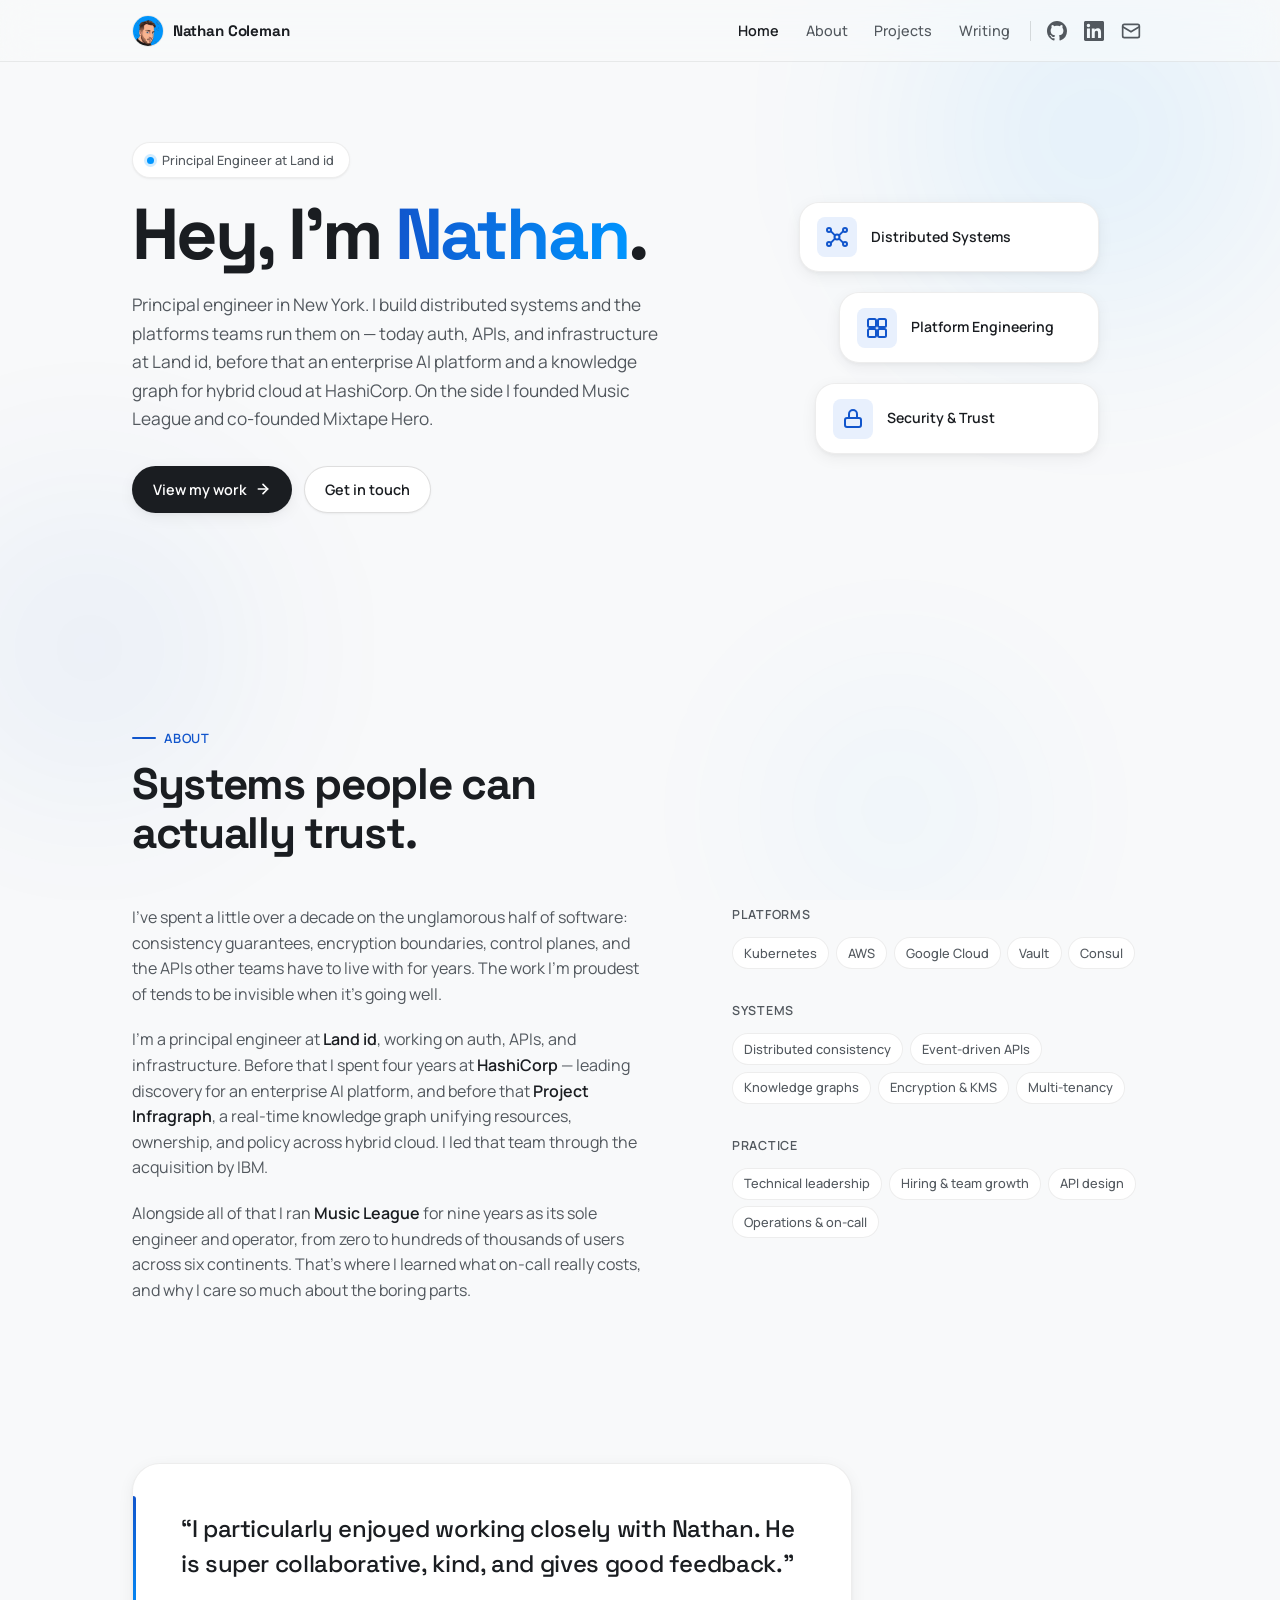
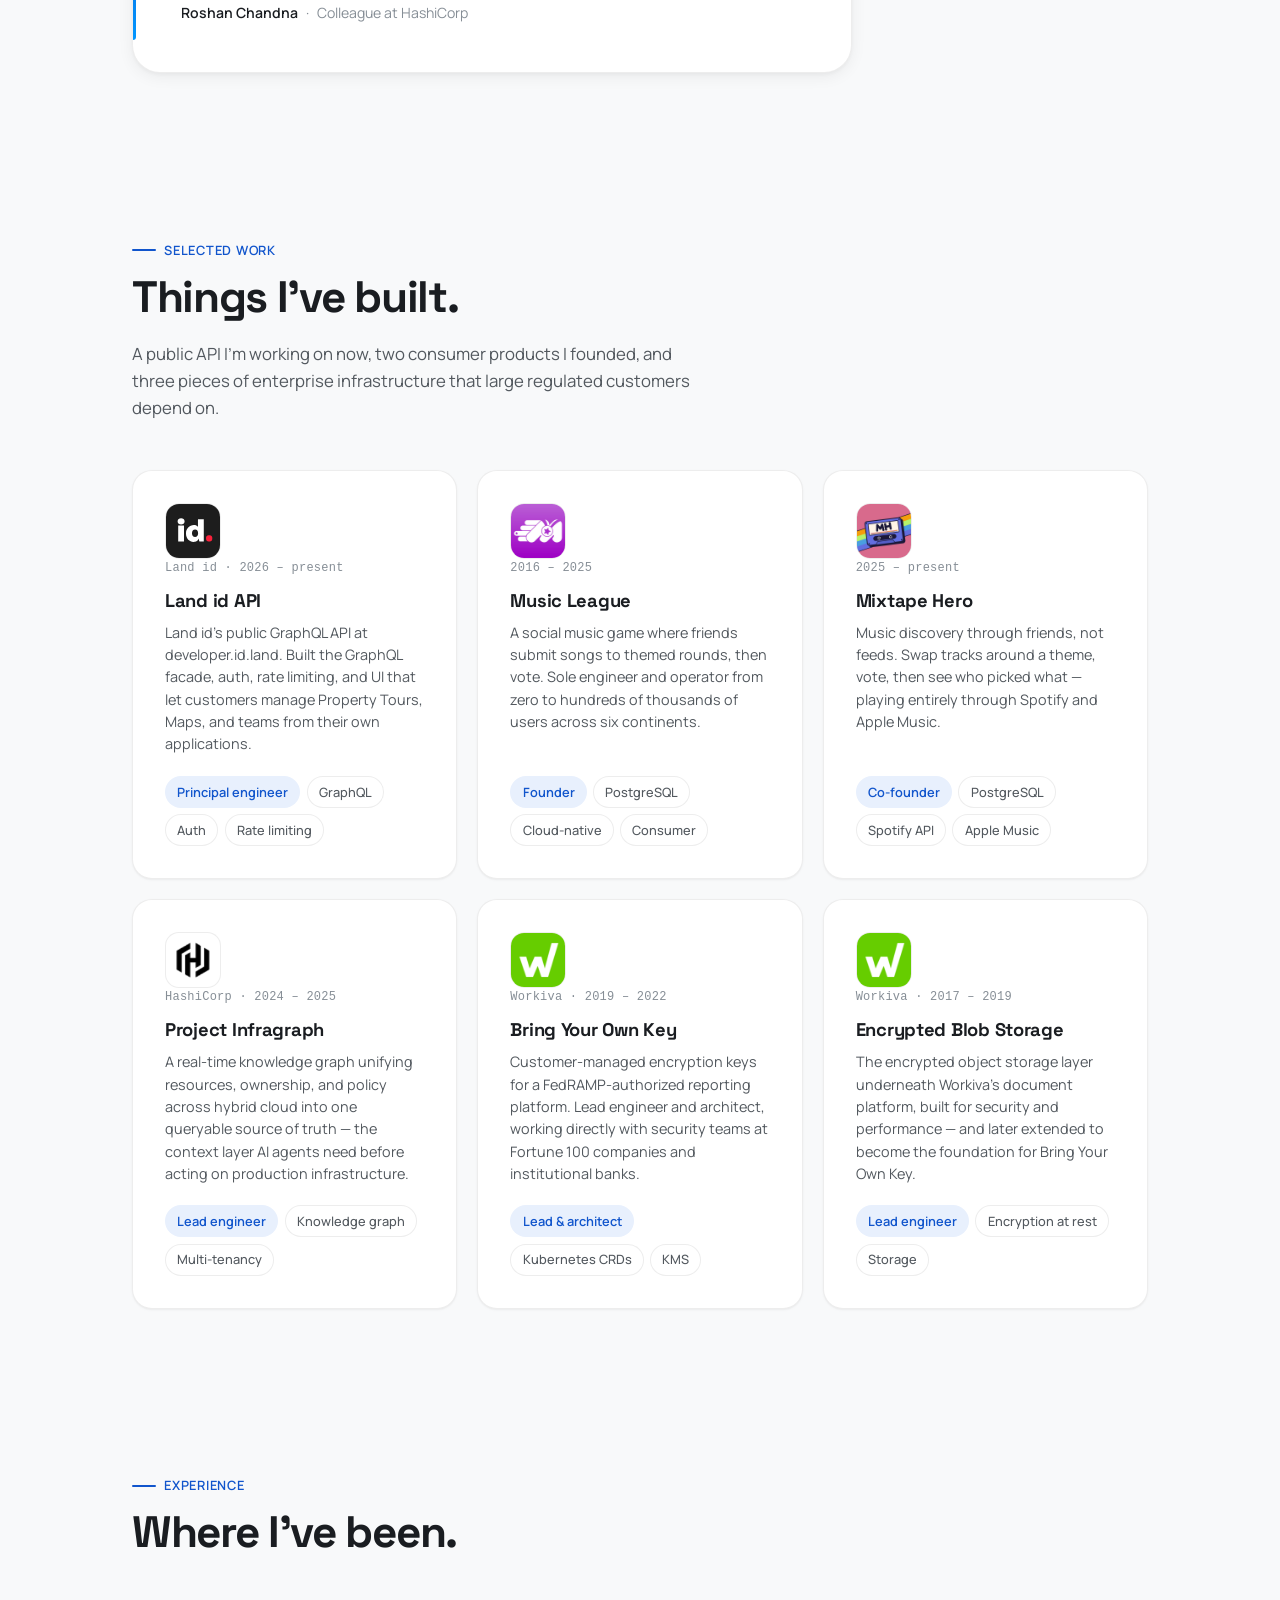
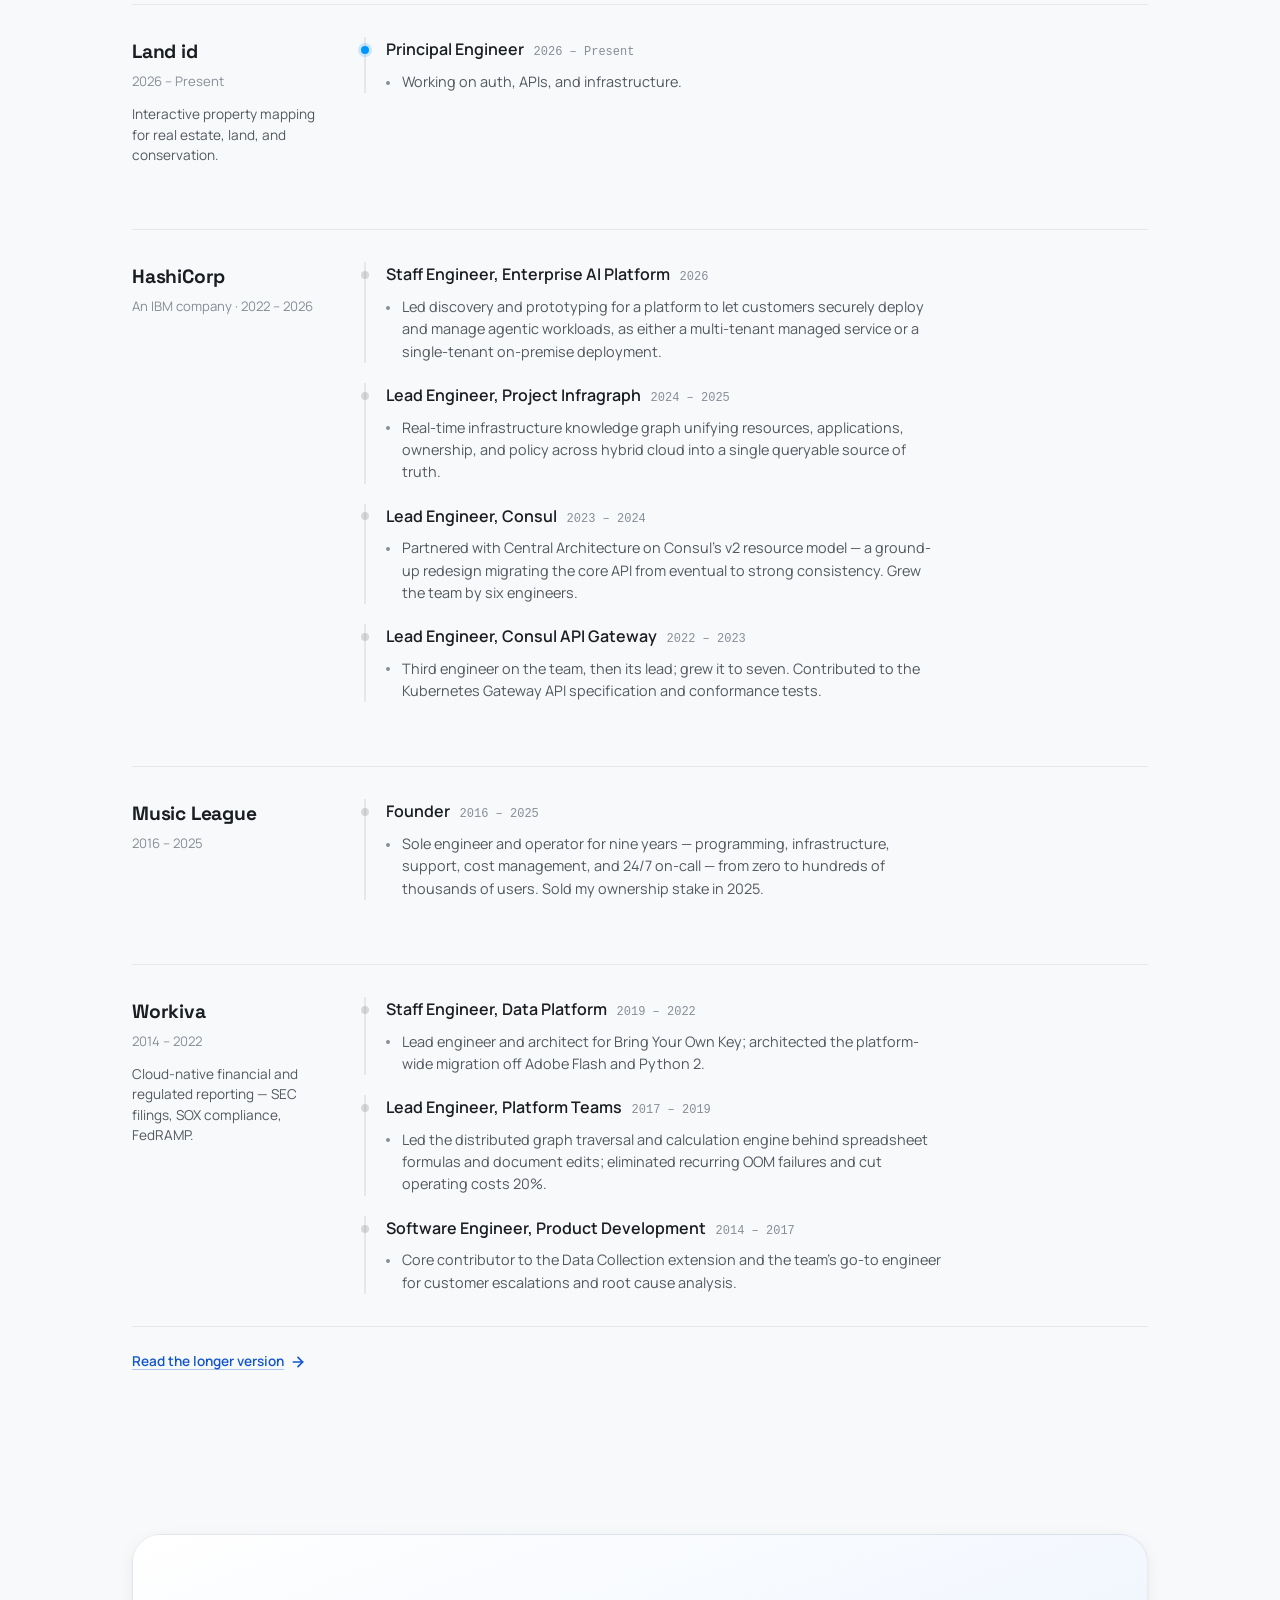
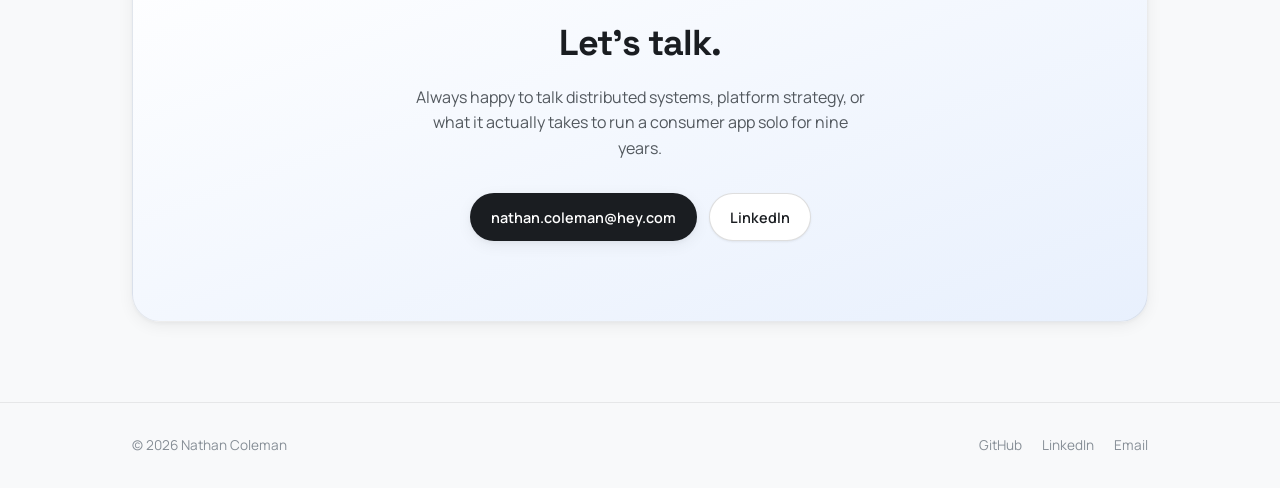
<file: index.html>
<!DOCTYPE html>
<html lang="en" class="no-js">
  <head>
    <meta charset="utf-8" />
    <meta name="viewport" content="width=device-width, initial-scale=1" />
    <title>Nathan Coleman | Principal Engineer</title>
    <meta
      name="description"
      content="Principal engineer in New York working on auth, APIs, and infrastructure at Land id. Co-founder of Mixtape Hero, founder of Music League, previously HashiCorp and Workiva."
    />
    <meta name="robots" content="index, follow" />
    <link rel="canonical" href="https://nathancoleman.dev/" />
    <meta property="og:type" content="website" />
    <meta property="og:site_name" content="Nathan Coleman" />
    <meta property="og:locale" content="en_US" />
    <meta property="og:title" content="Nathan Coleman | Principal Engineer" />
    <meta
      property="og:description"
      content="Principal engineer in New York building distributed systems and developer platforms."
    />
    <meta property="og:url" content="https://nathancoleman.dev/" />
    <meta name="twitter:card" content="summary" />
    <link rel="icon" type="image/svg+xml" href="favicon.svg" />
    <link rel="preconnect" href="https://fonts.googleapis.com" />
    <link rel="preconnect" href="https://fonts.gstatic.com" crossorigin />
    <link
      href="https://fonts.googleapis.com/css2?family=Manrope:wght@400;500;600;700&family=Space+Grotesk:wght@500;600;700&display=swap"
      rel="stylesheet"
    />
    <link rel="stylesheet" href="styles.css" />
    <script type="application/ld+json">
      {
        "@context": "https://schema.org",
        "@type": "Person",
        "name": "Nathan Coleman",
        "jobTitle": "Principal Engineer",
        "worksFor": { "@type": "Organization", "name": "Land id", "url": "https://id.land" },
        "email": "nathan.coleman@hey.com",
        "url": "https://nathancoleman.dev/",
        "address": {
          "@type": "PostalAddress",
          "addressLocality": "New York",
          "addressRegion": "NY",
          "addressCountry": "US"
        },
        "alumniOf": "Auburn University",
        "sameAs": [
          "https://github.com/nathancoleman",
          "https://www.linkedin.com/in/nathandcoleman/"
        ]
      }
    </script>
  </head>
  <body>
    <a class="skip-link" href="#main">Skip to content</a>

    <!-- Ambient background -->
    <div class="bg-ambient" aria-hidden="true">
      <div class="blob blob-1"></div>
      <div class="blob blob-2"></div>
      <div class="blob blob-3"></div>
    </div>

    <header class="site-header">
      <nav class="nav-inner" aria-label="Primary">
        <a href="index.html" class="nav-logo">
          <img
            class="logo-img"
            src="images/nathan.png"
            alt="Nathan Coleman"
            width="32"
            height="32"
          />
          <span>Nathan Coleman</span>
        </a>
        <div class="nav-links">
          <div class="nav-pages" id="nav-menu">
            <a href="index.html" class="nav-link active" aria-current="page">Home</a>
            <a href="about.html" class="nav-link">About</a>
            <a href="projects.html" class="nav-link">Projects</a>
            <a href="writing.html" class="nav-link">Writing</a>
          </div>
          <span class="nav-divider" aria-hidden="true"></span>
          <a
            href="https://github.com/nathancoleman"
            target="_blank"
            rel="noreferrer"
            class="nav-link nav-link--icon"
            aria-label="GitHub"
          >
            <svg width="20" height="20" viewBox="0 0 24 24" fill="currentColor" aria-hidden="true">
              <path
                d="M12 0C5.37 0 0 5.37 0 12c0 5.31 3.435 9.795 8.205 11.385.6.105.825-.255.825-.57 0-.285-.015-1.23-.015-2.235-3.015.555-3.795-.735-4.035-1.41-.135-.345-.72-1.41-1.23-1.695-.42-.225-1.02-.78-.015-.795.945-.015 1.62.87 1.845 1.23 1.08 1.815 2.805 1.305 3.495.99.105-.78.42-1.305.765-1.605-2.67-.3-5.46-1.335-5.46-5.925 0-1.305.465-2.385 1.23-3.225-.12-.3-.54-1.53.12-3.18 0 0 1.005-.315 3.3 1.23.96-.27 1.98-.405 3-.405s2.04.135 3 .405c2.295-1.56 3.3-1.23 3.3-1.23.66 1.65.24 2.88.12 3.18.765.84 1.23 1.905 1.23 3.225 0 4.605-2.805 5.625-5.475 5.925.435.375.81 1.095.81 2.22 0 1.605-.015 2.895-.015 3.3 0 .315.225.69.825.57A12.02 12.02 0 0 0 24 12c0-6.63-5.37-12-12-12Z"
              />
            </svg>
          </a>
          <a
            href="https://www.linkedin.com/in/nathandcoleman/"
            target="_blank"
            rel="noreferrer"
            class="nav-link nav-link--icon"
            aria-label="LinkedIn"
          >
            <svg width="20" height="20" viewBox="0 0 24 24" fill="currentColor" aria-hidden="true">
              <path
                d="M20.447 20.452h-3.554v-5.569c0-1.328-.027-3.037-1.852-3.037-1.853 0-2.136 1.445-2.136 2.939v5.667H9.351V9h3.414v1.561h.046c.477-.9 1.637-1.85 3.37-1.85 3.601 0 4.267 2.37 4.267 5.455v6.286ZM5.337 7.433a2.062 2.062 0 0 1-2.063-2.065 2.064 2.064 0 1 1 2.063 2.065Zm1.782 13.019H3.555V9h3.564v11.452ZM22.225 0H1.771C.792 0 0 .774 0 1.729v20.542C0 23.227.792 24 1.771 24h20.451C23.2 24 24 23.227 24 22.271V1.729C24 .774 23.2 0 22.222 0h.003Z"
              />
            </svg>
          </a>
          <a
            href="mailto:nathan.coleman@hey.com"
            class="nav-link nav-link--icon"
            aria-label="Email Nathan"
          >
            <svg
              width="20"
              height="20"
              viewBox="0 0 24 24"
              fill="none"
              stroke="currentColor"
              stroke-width="2"
              stroke-linecap="round"
              stroke-linejoin="round"
              aria-hidden="true"
            >
              <rect x="2" y="4" width="20" height="16" rx="2" />
              <path d="m2 7 10 6 10-6" />
            </svg>
          </a>
          <button
            class="nav-toggle"
            type="button"
            aria-expanded="false"
            aria-controls="nav-menu"
            aria-label="Open navigation menu"
          >
            <svg
              width="20"
              height="20"
              viewBox="0 0 24 24"
              fill="none"
              stroke="currentColor"
              stroke-width="2"
              stroke-linecap="round"
              aria-hidden="true"
            >
              <path d="M3 6h18M3 12h18M3 18h18" />
            </svg>
          </button>
        </div>
      </nav>
    </header>

    <main id="main" class="page-shell">
      <!-- ================= HERO ================= -->
      <section class="hero">
        <div class="hero-content">
          <div class="hero-badge entrance">
            <span class="status-dot" aria-hidden="true"></span>
            Principal Engineer at Land id
          </div>
          <h1 class="hero-title entrance entrance-d1">
            Hey, I'm <span class="hero-name">Nathan</span>.
          </h1>
          <p class="hero-subtitle entrance entrance-d2">
            Principal engineer in New York. I build distributed systems and the
            platforms teams run them on — today auth, APIs, and infrastructure at
            Land id, before that an enterprise AI platform and a knowledge graph for
            hybrid cloud at HashiCorp. On the side I founded Music League and
            co-founded Mixtape Hero.
          </p>
          <div class="hero-actions entrance entrance-d3">
            <a href="projects.html" class="btn btn-primary">
              View my work
              <svg
                width="16"
                height="16"
                viewBox="0 0 24 24"
                fill="none"
                stroke="currentColor"
                stroke-width="2.5"
                stroke-linecap="round"
                stroke-linejoin="round"
                aria-hidden="true"
              >
                <line x1="5" y1="12" x2="19" y2="12" />
                <polyline points="12 5 19 12 12 19" />
              </svg>
            </a>
            <a href="mailto:nathan.coleman@hey.com" class="btn btn-secondary">Get in touch</a>
          </div>
        </div>

        <div class="hero-visual entrance entrance-d4" aria-hidden="true">
          <div class="hero-card-stack">
            <div class="floating-card card-1">
              <div class="card-icon">
                <svg
                  width="24"
                  height="24"
                  viewBox="0 0 24 24"
                  fill="none"
                  stroke="currentColor"
                  stroke-width="2"
                  stroke-linecap="round"
                  stroke-linejoin="round"
                >
                  <circle cx="12" cy="12" r="2.5" />
                  <circle cx="4" cy="5" r="2" />
                  <circle cx="20" cy="5" r="2" />
                  <circle cx="4" cy="19" r="2" />
                  <circle cx="20" cy="19" r="2" />
                  <path d="m6 6.4 4 4M18 6.4l-4 4M6 17.6l4-4M18 17.6l-4-4" />
                </svg>
              </div>
              <span>Distributed Systems</span>
            </div>
            <div class="floating-card card-2">
              <div class="card-icon">
                <svg
                  width="24"
                  height="24"
                  viewBox="0 0 24 24"
                  fill="none"
                  stroke="currentColor"
                  stroke-width="2"
                  stroke-linecap="round"
                  stroke-linejoin="round"
                >
                  <rect x="3" y="3" width="8" height="8" rx="1.5" />
                  <rect x="13" y="3" width="8" height="8" rx="1.5" />
                  <rect x="3" y="13" width="8" height="8" rx="1.5" />
                  <rect x="13" y="13" width="8" height="8" rx="1.5" />
                </svg>
              </div>
              <span>Platform Engineering</span>
            </div>
            <div class="floating-card card-3">
              <div class="card-icon">
                <svg
                  width="24"
                  height="24"
                  viewBox="0 0 24 24"
                  fill="none"
                  stroke="currentColor"
                  stroke-width="2"
                  stroke-linecap="round"
                  stroke-linejoin="round"
                >
                  <rect x="4" y="11" width="16" height="9" rx="2" />
                  <path d="M8 11V7a4 4 0 0 1 8 0v4" />
                </svg>
              </div>
              <span>Security &amp; Trust</span>
            </div>
          </div>
        </div>
      </section>

      <!-- ================= ABOUT ================= -->
      <section class="reveal" aria-labelledby="about-heading">
        <div class="section-header">
          <p class="section-label">About</p>
          <h2 class="section-title" id="about-heading">
            Systems people can<br />actually trust.
          </h2>
        </div>

        <div class="about-grid">
          <div class="about-copy">
            <p>
              I've spent a little over a decade on the unglamorous half of software:
              consistency guarantees, encryption boundaries, control planes, and the
              APIs other teams have to live with for years. The work I'm proudest of
              tends to be invisible when it's going well.
            </p>
            <p>
              I'm a principal engineer at <strong>Land id</strong>, working on auth,
              APIs, and infrastructure. Before that I spent four years at
              <strong>HashiCorp</strong> — leading discovery for an enterprise AI
              platform, and before that <strong>Project Infragraph</strong>, a
              real-time knowledge graph unifying resources, ownership, and policy
              across hybrid cloud. I led that team through the acquisition by IBM.
            </p>
            <p>
              Alongside all of that I ran <strong>Music League</strong> for nine years
              as its sole engineer and operator, from zero to hundreds of thousands of
              users across six continents. That's where I learned what on-call really
              costs, and why I care so much about the boring parts.
            </p>
          </div>

          <div class="skill-groups">
            <div class="skill-group">
              <h3>Platforms</h3>
              <ul class="tag-list">
                <li class="tag">Kubernetes</li>
                <li class="tag">AWS</li>
                <li class="tag">Google Cloud</li>
                <li class="tag">Vault</li>
                <li class="tag">Consul</li>
              </ul>
            </div>
            <div class="skill-group">
              <h3>Systems</h3>
              <ul class="tag-list">
                <li class="tag">Distributed consistency</li>
                <li class="tag">Event-driven APIs</li>
                <li class="tag">Knowledge graphs</li>
                <li class="tag">Encryption &amp; KMS</li>
                <li class="tag">Multi-tenancy</li>
              </ul>
            </div>
            <div class="skill-group">
              <h3>Practice</h3>
              <ul class="tag-list">
                <li class="tag">Technical leadership</li>
                <li class="tag">Hiring &amp; team growth</li>
                <li class="tag">API design</li>
                <li class="tag">Operations &amp; on-call</li>
              </ul>
            </div>
          </div>
        </div>
      </section>

      <!-- ================= QUOTE ================= -->
      <section class="reveal" aria-label="What colleagues say">
        <figure class="quote-card">
          <blockquote>
            &ldquo;I particularly enjoyed working closely with Nathan. He is super
            collaborative, kind, and gives good feedback.&rdquo;
          </blockquote>
          <figcaption class="quote-attrib">
            <span class="who">Roshan Chandna</span>
            <span>&middot;</span>
            <span>Colleague at HashiCorp</span>
          </figcaption>
        </figure>
      </section>

      <!-- ================= SELECTED WORK ================= -->
      <section class="reveal" aria-labelledby="work-heading">
        <div class="section-header">
          <p class="section-label">Selected work</p>
          <h2 class="section-title" id="work-heading">Things I've built.</h2>
          <p class="section-intro">
            A public API I'm working on now, two consumer products I founded, and
            three pieces of enterprise infrastructure that large regulated customers
            depend on.
          </p>
        </div>

        <div class="work-grid">
          <a class="work-card" href="projects.html#land-id-api">
            <div class="project-mark">
              <img src="images/land-id.svg" alt="Land id logo" width="56" height="56" loading="lazy" />
            </div>
            <p class="project-kicker">Land id &middot; 2026 &ndash; present</p>
            <h3>Land id API</h3>
            <p>
              Land id's public GraphQL API at developer.id.land. Built the GraphQL
              facade, auth, rate limiting, and UI that let customers manage Property
              Tours, Maps, and teams from their own applications.
            </p>
            <ul class="tag-list">
              <li class="tag tag-accent">Principal engineer</li>
              <li class="tag">GraphQL</li>
              <li class="tag">Auth</li>
              <li class="tag">Rate limiting</li>
            </ul>
          </a>

          <a class="work-card" href="projects.html#music-league">
            <div class="project-mark">
              <img src="images/music-league.png" alt="Music League app icon" width="56" height="56" loading="lazy" />
            </div>
            <p class="project-kicker">2016 &ndash; 2025</p>
            <h3>Music League</h3>
            <p>
              A social music game where friends submit songs to themed rounds, then
              vote. Sole engineer and operator from zero to hundreds of thousands of
              users across six continents.
            </p>
            <ul class="tag-list">
              <li class="tag tag-accent">Founder</li>
              <li class="tag">PostgreSQL</li>
              <li class="tag">Cloud-native</li>
              <li class="tag">Consumer</li>
            </ul>
          </a>

          <a class="work-card" href="projects.html#mixtape-hero">
            <div class="project-mark">
              <img src="images/mixtape-hero.png" alt="Mixtape Hero app icon" width="56" height="56" loading="lazy" />
            </div>
            <p class="project-kicker">2025 &ndash; present</p>
            <h3>Mixtape Hero</h3>
            <p>
              Music discovery through friends, not feeds. Swap tracks around a theme,
              vote, then see who picked what — playing entirely through Spotify and
              Apple Music.
            </p>
            <ul class="tag-list">
              <li class="tag tag-accent">Co-founder</li>
              <li class="tag">PostgreSQL</li>
              <li class="tag">Spotify API</li>
              <li class="tag">Apple Music</li>
            </ul>
          </a>

          <a class="work-card" href="projects.html#infragraph">
            <div class="project-mark project-mark--pad">
              <img src="images/hashicorp.png" alt="HashiCorp logo" width="56" height="56" loading="lazy" />
            </div>
            <p class="project-kicker">HashiCorp &middot; 2024 &ndash; 2025</p>
            <h3>Project Infragraph</h3>
            <p>
              A real-time knowledge graph unifying resources, ownership, and policy
              across hybrid cloud into one queryable source of truth — the context
              layer AI agents need before acting on production infrastructure.
            </p>
            <ul class="tag-list">
              <li class="tag tag-accent">Lead engineer</li>
              <li class="tag">Knowledge graph</li>
              <li class="tag">Multi-tenancy</li>
            </ul>
          </a>

          <a class="work-card" href="projects.html#byok">
            <div class="project-mark">
              <img src="images/workiva.png" alt="Workiva logo" width="56" height="56" loading="lazy" />
            </div>
            <p class="project-kicker">Workiva &middot; 2019 &ndash; 2022</p>
            <h3>Bring Your Own Key</h3>
            <p>
              Customer-managed encryption keys for a FedRAMP-authorized reporting
              platform. Lead engineer and architect, working directly with security
              teams at Fortune 100 companies and institutional banks.
            </p>
            <ul class="tag-list">
              <li class="tag tag-accent">Lead &amp; architect</li>
              <li class="tag">Kubernetes CRDs</li>
              <li class="tag">KMS</li>
            </ul>
          </a>

          <a class="work-card" href="projects.html#blob-storage">
            <div class="project-mark">
              <img src="images/workiva.png" alt="Workiva logo" width="56" height="56" loading="lazy" />
            </div>
            <p class="project-kicker">Workiva &middot; 2017 &ndash; 2019</p>
            <h3>Encrypted Blob Storage</h3>
            <p>
              The encrypted object storage layer underneath Workiva's document
              platform, built for security and performance — and later extended to
              become the foundation for Bring Your Own Key.
            </p>
            <ul class="tag-list">
              <li class="tag tag-accent">Lead engineer</li>
              <li class="tag">Encryption at rest</li>
              <li class="tag">Storage</li>
            </ul>
          </a>
        </div>
      </section>

      <!-- ================= EXPERIENCE ================= -->
      <section class="reveal" aria-labelledby="exp-heading">
        <div class="section-header">
          <p class="section-label">Experience</p>
          <h2 class="section-title" id="exp-heading">Where I've been.</h2>
        </div>

        <div class="timeline">
          <article class="timeline-org">
            <div class="org-head">
              <h3>
                <a href="https://id.land" target="_blank" rel="noreferrer">Land id</a>
              </h3>
              <p class="org-meta">2026 &ndash; Present</p>
              <p class="org-blurb">
                Interactive property mapping for real estate, land, and conservation.
              </p>
            </div>
            <div class="role-list">
              <div class="role current">
                <div class="role-title">
                  <h4>Principal Engineer</h4>
                  <span class="role-years">2026 &ndash; Present</span>
                </div>
                <ul>
                  <li>Working on auth, APIs, and infrastructure.</li>
                </ul>
              </div>
            </div>
          </article>

          <article class="timeline-org">
            <div class="org-head">
              <h3>
                <a href="https://www.hashicorp.com/" target="_blank" rel="noreferrer"
                  >HashiCorp</a
                >
              </h3>
              <p class="org-meta">An IBM company &middot; 2022 &ndash; 2026</p>
            </div>
            <div class="role-list">
              <div class="role">
                <div class="role-title">
                  <h4>Staff Engineer, Enterprise AI Platform</h4>
                  <span class="role-years">2026</span>
                </div>
                <ul>
                  <li>
                    Led discovery and prototyping for a platform to let customers
                    securely deploy and manage agentic workloads, as either a
                    multi-tenant managed service or a single-tenant on-premise
                    deployment.
                  </li>
                </ul>
              </div>
              <div class="role">
                <div class="role-title">
                  <h4>Lead Engineer, Project Infragraph</h4>
                  <span class="role-years">2024 &ndash; 2025</span>
                </div>
                <ul>
                  <li>
                    Real-time infrastructure knowledge graph unifying resources,
                    applications, ownership, and policy across hybrid cloud into a
                    single queryable source of truth.
                  </li>
                </ul>
              </div>
              <div class="role">
                <div class="role-title">
                  <h4>Lead Engineer, Consul</h4>
                  <span class="role-years">2023 &ndash; 2024</span>
                </div>
                <ul>
                  <li>
                    Partnered with Central Architecture on Consul's v2 resource model —
                    a ground-up redesign migrating the core API from eventual to strong
                    consistency. Grew the team by six engineers.
                  </li>
                </ul>
              </div>
              <div class="role">
                <div class="role-title">
                  <h4>Lead Engineer, Consul API Gateway</h4>
                  <span class="role-years">2022 &ndash; 2023</span>
                </div>
                <ul>
                  <li>
                    Third engineer on the team, then its lead; grew it to seven.
                    Contributed to the Kubernetes Gateway API specification and
                    conformance tests.
                  </li>
                </ul>
              </div>
            </div>
          </article>

          <article class="timeline-org">
            <div class="org-head">
              <h3>
                <a href="https://musicleague.com/" target="_blank" rel="noreferrer"
                  >Music League</a
                >
              </h3>
              <p class="org-meta">2016 &ndash; 2025</p>
            </div>
            <div class="role-list">
              <div class="role">
                <div class="role-title">
                  <h4>Founder</h4>
                  <span class="role-years">2016 &ndash; 2025</span>
                </div>
                <ul>
                  <li>
                    Sole engineer and operator for nine years — programming,
                    infrastructure, support, cost management, and 24/7 on-call — from
                    zero to hundreds of thousands of users. Sold my ownership stake in
                    2025.
                  </li>
                </ul>
              </div>
            </div>
          </article>

          <article class="timeline-org">
            <div class="org-head">
              <h3>
                <a href="https://www.workiva.com/" target="_blank" rel="noreferrer"
                  >Workiva</a
                >
              </h3>
              <p class="org-meta">2014 &ndash; 2022</p>
              <p class="org-blurb">
                Cloud-native financial and regulated reporting — SEC filings, SOX
                compliance, FedRAMP.
              </p>
            </div>
            <div class="role-list">
              <div class="role">
                <div class="role-title">
                  <h4>Staff Engineer, Data Platform</h4>
                  <span class="role-years">2019 &ndash; 2022</span>
                </div>
                <ul>
                  <li>
                    Lead engineer and architect for Bring Your Own Key; architected the
                    platform-wide migration off Adobe Flash and Python 2.
                  </li>
                </ul>
              </div>
              <div class="role">
                <div class="role-title">
                  <h4>Lead Engineer, Platform Teams</h4>
                  <span class="role-years">2017 &ndash; 2019</span>
                </div>
                <ul>
                  <li>
                    Led the distributed graph traversal and calculation engine behind
                    spreadsheet formulas and document edits; eliminated recurring OOM
                    failures and cut operating costs 20%.
                  </li>
                </ul>
              </div>
              <div class="role">
                <div class="role-title">
                  <h4>Software Engineer, Product Development</h4>
                  <span class="role-years">2014 &ndash; 2017</span>
                </div>
                <ul>
                  <li>
                    Core contributor to the Data Collection extension and the team's
                    go-to engineer for customer escalations and root cause analysis.
                  </li>
                </ul>
              </div>
            </div>
          </article>
        </div>

        <p class="section-intro">
          <a href="about.html" class="project-link"
            >Read the longer version
            <svg
              width="16"
              height="16"
              viewBox="0 0 24 24"
              fill="none"
              stroke="currentColor"
              stroke-width="2.5"
              stroke-linecap="round"
              stroke-linejoin="round"
              aria-hidden="true"
            >
              <line x1="5" y1="12" x2="19" y2="12" />
              <polyline points="12 5 19 12 12 19" />
            </svg>
          </a>
        </p>
      </section>

      <!-- ================= CTA ================= -->
      <section class="cta reveal">
        <h2>Let's talk.</h2>
        <p>
          Always happy to talk distributed systems, platform strategy, or what it
          actually takes to run a consumer app solo for nine years.
        </p>
        <div class="hero-actions">
          <a href="mailto:nathan.coleman@hey.com" class="btn btn-primary">
            nathan.coleman@hey.com
          </a>
          <a
            href="https://www.linkedin.com/in/nathandcoleman/"
            target="_blank"
            rel="noreferrer"
            class="btn btn-secondary"
            >LinkedIn</a
          >
        </div>
      </section>
    </main>

    <footer class="site-footer">
      <div class="footer-inner">
        <p>&copy; 2026 Nathan Coleman</p>
        <div class="footer-links">
          <a href="https://github.com/nathancoleman" target="_blank" rel="noreferrer"
            >GitHub</a
          >
          <a
            href="https://www.linkedin.com/in/nathandcoleman/"
            target="_blank"
            rel="noreferrer"
            >LinkedIn</a
          >
          <a href="mailto:nathan.coleman@hey.com">Email</a>
        </div>
      </div>
    </footer>

    <script src="main.js"></script>
  </body>
</html>
</file>
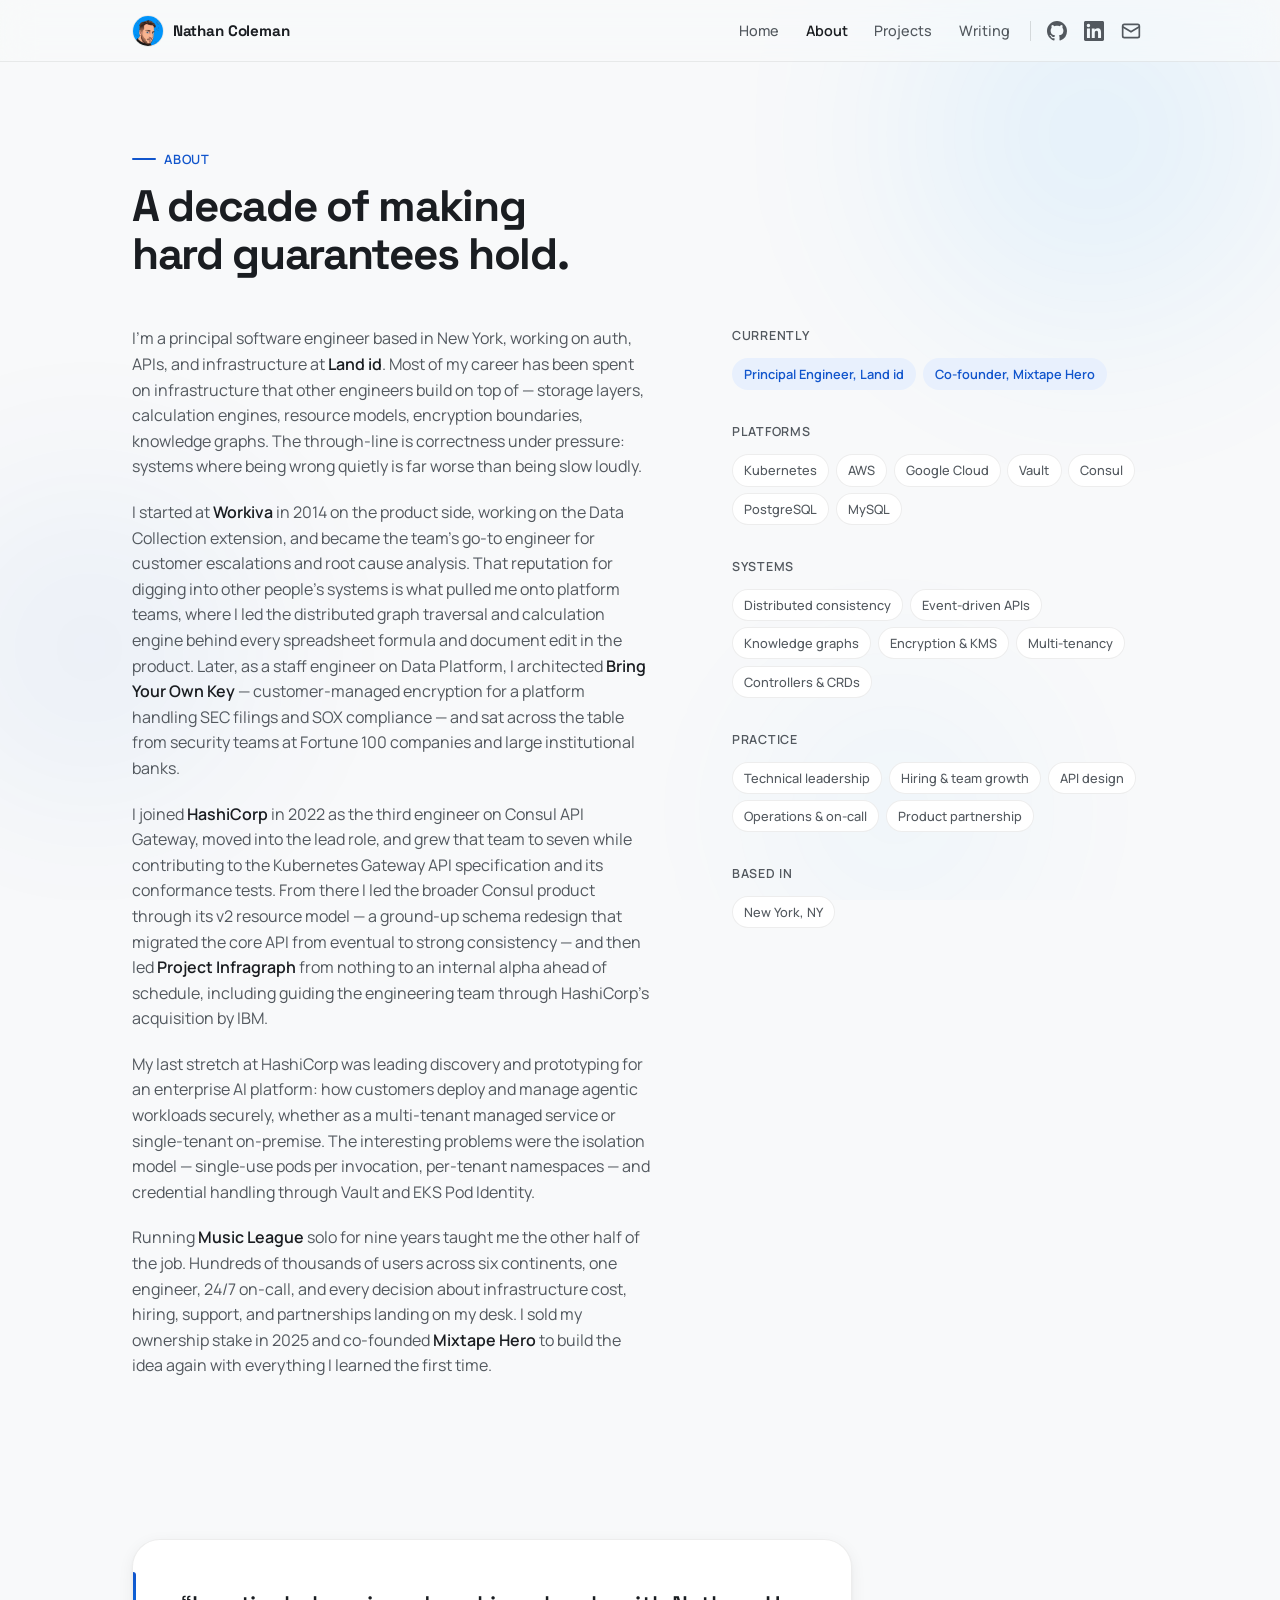
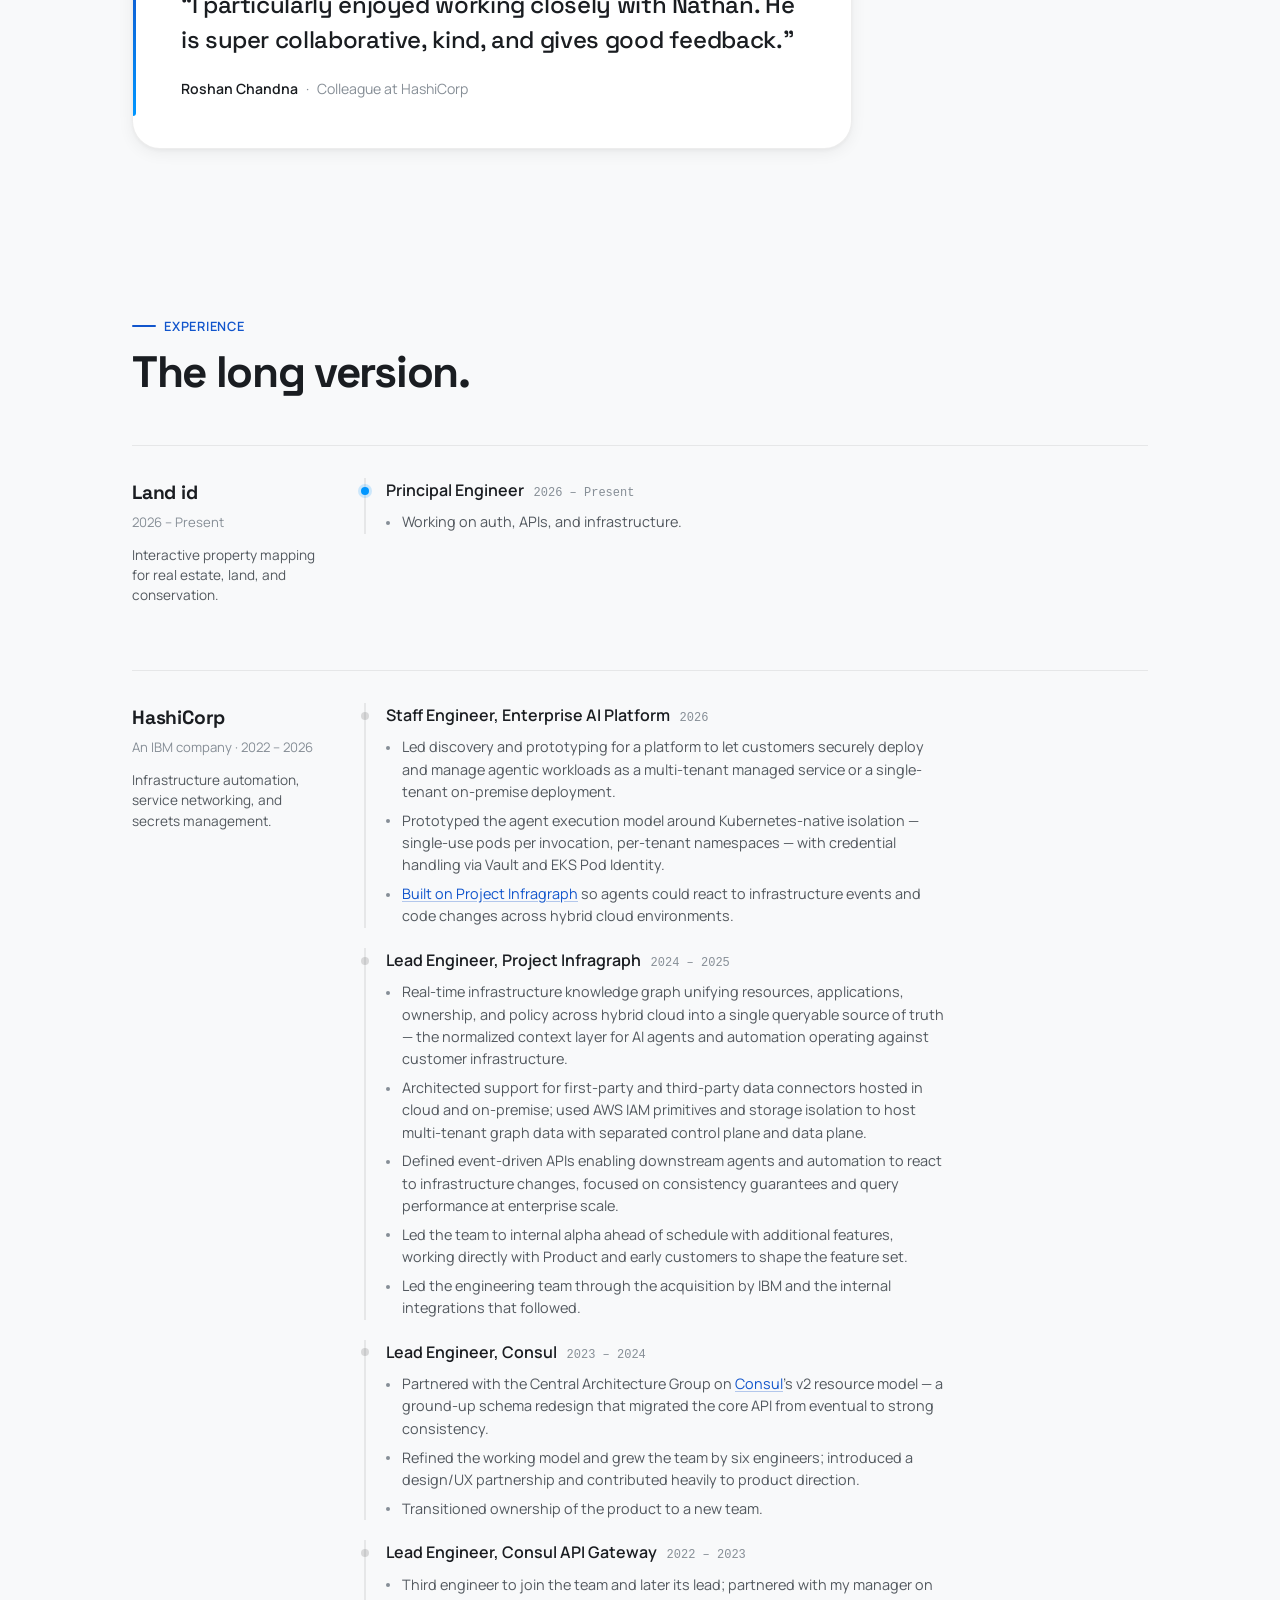
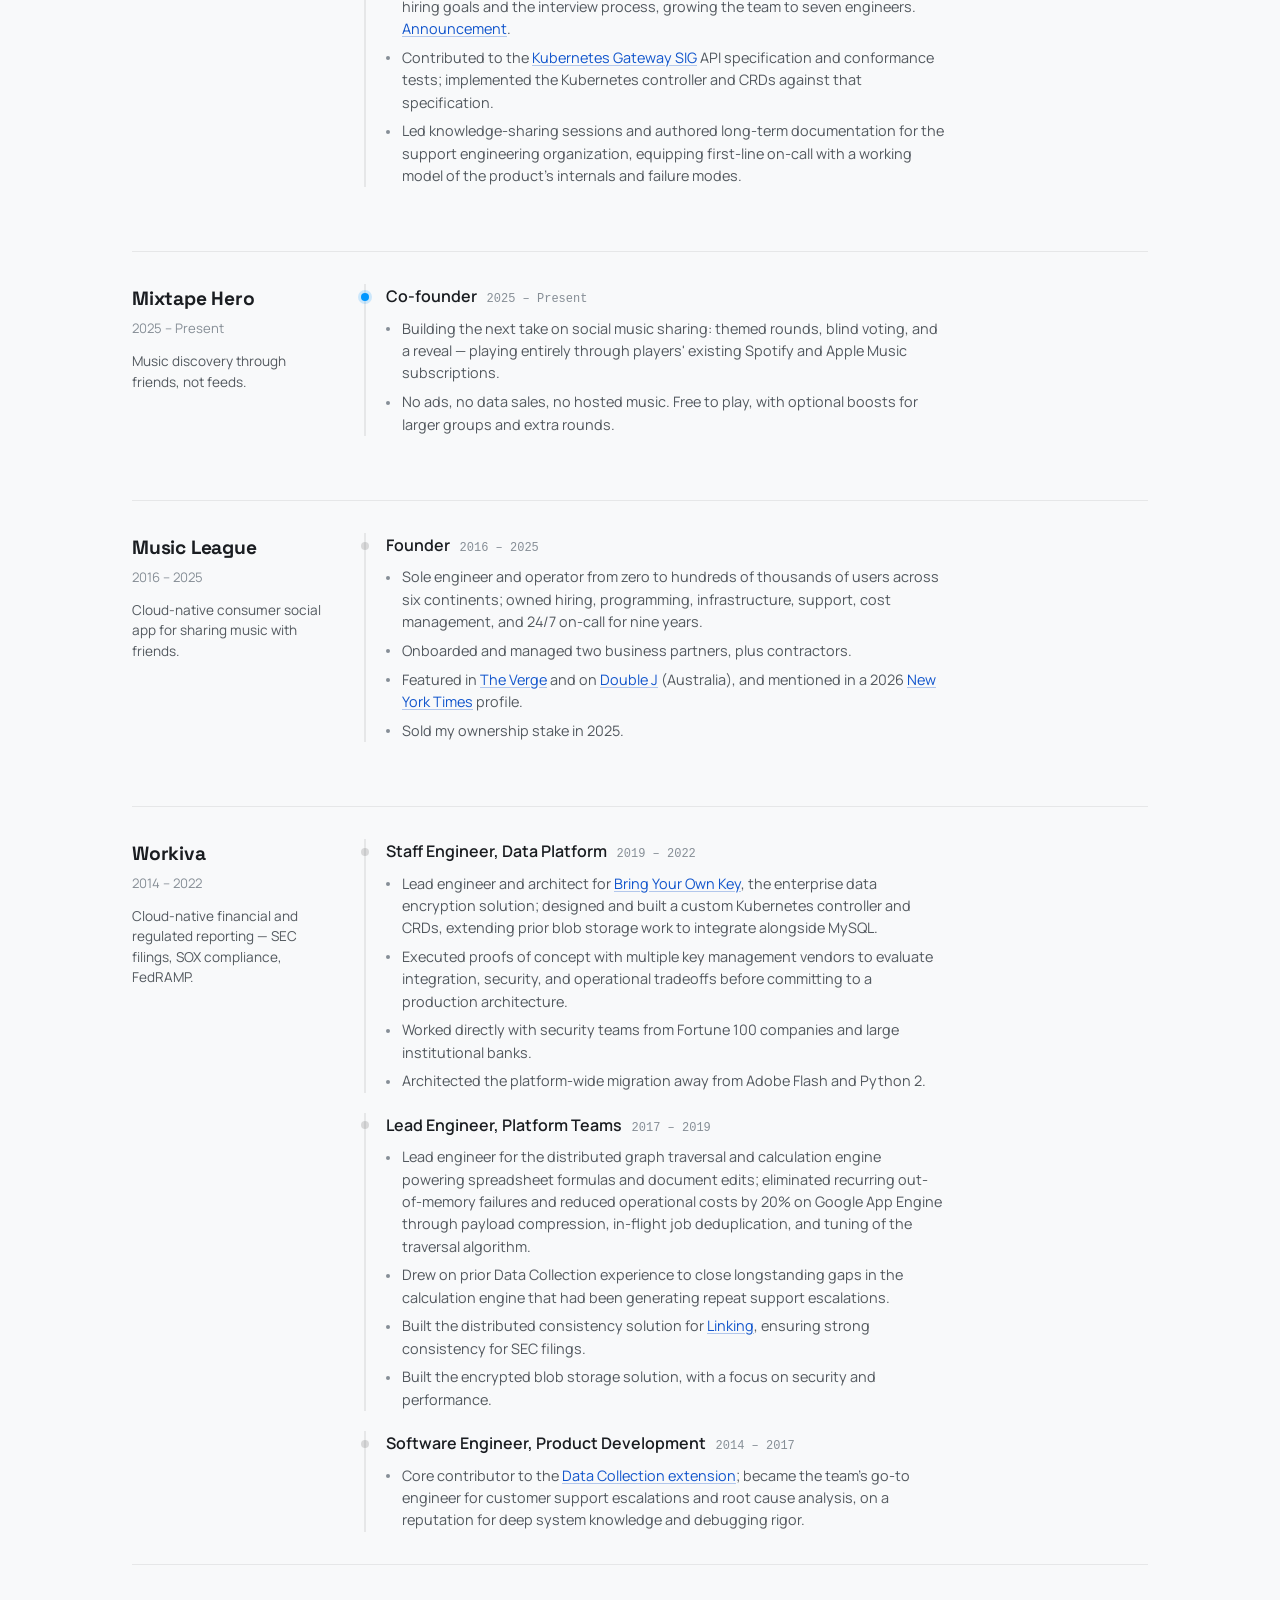
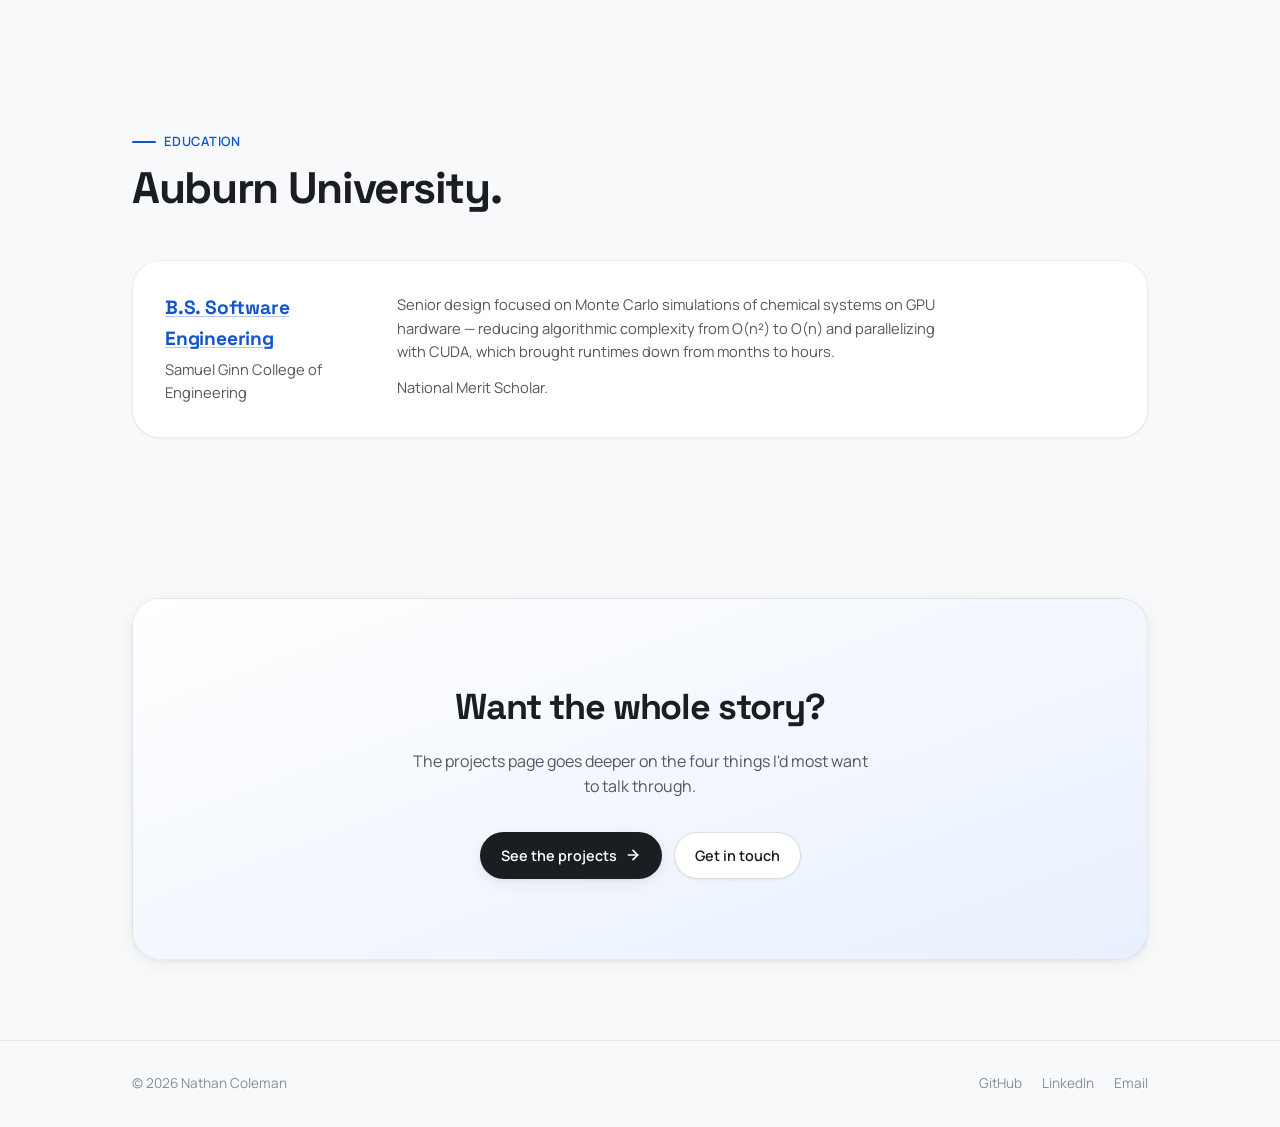
<file: about.html>
<!DOCTYPE html>
<html lang="en" class="no-js">
  <head>
    <meta charset="utf-8" />
    <meta name="viewport" content="width=device-width, initial-scale=1" />
    <title>About | Nathan Coleman</title>
    <meta
      name="description"
      content="A decade-plus of distributed systems, platform engineering, and technical leadership — Land id, HashiCorp, Music League, Workiva, Auburn University."
    />
    <meta name="robots" content="index, follow" />
    <link rel="canonical" href="https://nathancoleman.dev/about.html" />
    <meta property="og:type" content="profile" />
    <meta property="og:site_name" content="Nathan Coleman" />
    <meta property="og:title" content="About | Nathan Coleman" />
    <meta
      property="og:description"
      content="A decade-plus of distributed systems, platform engineering, and technical leadership."
    />
    <meta name="twitter:card" content="summary" />
    <link rel="icon" type="image/svg+xml" href="favicon.svg" />
    <link rel="preconnect" href="https://fonts.googleapis.com" />
    <link rel="preconnect" href="https://fonts.gstatic.com" crossorigin />
    <link
      href="https://fonts.googleapis.com/css2?family=Manrope:wght@400;500;600;700&family=Space+Grotesk:wght@500;600;700&display=swap"
      rel="stylesheet"
    />
    <link rel="stylesheet" href="styles.css" />
  </head>
  <body>
    <a class="skip-link" href="#main">Skip to content</a>

    <div class="bg-ambient" aria-hidden="true">
      <div class="blob blob-1"></div>
      <div class="blob blob-2"></div>
      <div class="blob blob-3"></div>
    </div>

    <header class="site-header">
      <nav class="nav-inner" aria-label="Primary">
        <a href="index.html" class="nav-logo">
          <img
            class="logo-img"
            src="images/nathan.png"
            alt="Nathan Coleman"
            width="32"
            height="32"
          />
          <span>Nathan Coleman</span>
        </a>
        <div class="nav-links">
          <div class="nav-pages" id="nav-menu">
            <a href="index.html" class="nav-link">Home</a>
            <a href="about.html" class="nav-link active" aria-current="page">About</a>
            <a href="projects.html" class="nav-link">Projects</a>
            <a href="writing.html" class="nav-link">Writing</a>
          </div>
          <span class="nav-divider" aria-hidden="true"></span>
          <a
            href="https://github.com/nathancoleman"
            target="_blank"
            rel="noreferrer"
            class="nav-link nav-link--icon"
            aria-label="GitHub"
          >
            <svg width="20" height="20" viewBox="0 0 24 24" fill="currentColor" aria-hidden="true">
              <path
                d="M12 0C5.37 0 0 5.37 0 12c0 5.31 3.435 9.795 8.205 11.385.6.105.825-.255.825-.57 0-.285-.015-1.23-.015-2.235-3.015.555-3.795-.735-4.035-1.41-.135-.345-.72-1.41-1.23-1.695-.42-.225-1.02-.78-.015-.795.945-.015 1.62.87 1.845 1.23 1.08 1.815 2.805 1.305 3.495.99.105-.78.42-1.305.765-1.605-2.67-.3-5.46-1.335-5.46-5.925 0-1.305.465-2.385 1.23-3.225-.12-.3-.54-1.53.12-3.18 0 0 1.005-.315 3.3 1.23.96-.27 1.98-.405 3-.405s2.04.135 3 .405c2.295-1.56 3.3-1.23 3.3-1.23.66 1.65.24 2.88.12 3.18.765.84 1.23 1.905 1.23 3.225 0 4.605-2.805 5.625-5.475 5.925.435.375.81 1.095.81 2.22 0 1.605-.015 2.895-.015 3.3 0 .315.225.69.825.57A12.02 12.02 0 0 0 24 12c0-6.63-5.37-12-12-12Z"
              />
            </svg>
          </a>
          <a
            href="https://www.linkedin.com/in/nathandcoleman/"
            target="_blank"
            rel="noreferrer"
            class="nav-link nav-link--icon"
            aria-label="LinkedIn"
          >
            <svg width="20" height="20" viewBox="0 0 24 24" fill="currentColor" aria-hidden="true">
              <path
                d="M20.447 20.452h-3.554v-5.569c0-1.328-.027-3.037-1.852-3.037-1.853 0-2.136 1.445-2.136 2.939v5.667H9.351V9h3.414v1.561h.046c.477-.9 1.637-1.85 3.37-1.85 3.601 0 4.267 2.37 4.267 5.455v6.286ZM5.337 7.433a2.062 2.062 0 0 1-2.063-2.065 2.064 2.064 0 1 1 2.063 2.065Zm1.782 13.019H3.555V9h3.564v11.452ZM22.225 0H1.771C.792 0 0 .774 0 1.729v20.542C0 23.227.792 24 1.771 24h20.451C23.2 24 24 23.227 24 22.271V1.729C24 .774 23.2 0 22.222 0h.003Z"
              />
            </svg>
          </a>
          <a
            href="mailto:nathan.coleman@hey.com"
            class="nav-link nav-link--icon"
            aria-label="Email Nathan"
          >
            <svg
              width="20"
              height="20"
              viewBox="0 0 24 24"
              fill="none"
              stroke="currentColor"
              stroke-width="2"
              stroke-linecap="round"
              stroke-linejoin="round"
              aria-hidden="true"
            >
              <rect x="2" y="4" width="20" height="16" rx="2" />
              <path d="m2 7 10 6 10-6" />
            </svg>
          </a>
          <button
            class="nav-toggle"
            type="button"
            aria-expanded="false"
            aria-controls="nav-menu"
            aria-label="Open navigation menu"
          >
            <svg
              width="20"
              height="20"
              viewBox="0 0 24 24"
              fill="none"
              stroke="currentColor"
              stroke-width="2"
              stroke-linecap="round"
              aria-hidden="true"
            >
              <path d="M3 6h18M3 12h18M3 18h18" />
            </svg>
          </button>
        </div>
      </nav>
    </header>

    <main id="main" class="page-shell">
      <!-- ================= INTRO ================= -->
      <section>
        <div class="section-header entrance">
          <p class="section-label">About</p>
          <h1 class="section-title">
            A decade of making<br />hard guarantees hold.
          </h1>
        </div>

        <div class="about-grid entrance entrance-d1">
          <div class="about-copy">
            <p>
              I'm a principal software engineer based in New York, working on auth,
              APIs, and infrastructure at <strong>Land id</strong>. Most of my career
              has been spent on infrastructure that other engineers build on top of —
              storage layers, calculation engines, resource models, encryption
              boundaries, knowledge graphs. The through-line is correctness under
              pressure: systems where being wrong quietly is far worse than being
              slow loudly.
            </p>
            <p>
              I started at <strong>Workiva</strong> in 2014 on the product side,
              working on the Data Collection extension, and became the team's go-to
              engineer for customer escalations and root cause analysis. That
              reputation for digging into other people's systems is what pulled me
              onto platform teams, where I led the distributed graph traversal and
              calculation engine behind every spreadsheet formula and document edit in
              the product. Later, as a staff engineer on Data Platform, I architected
              <strong>Bring Your Own Key</strong> — customer-managed encryption for a
              platform handling SEC filings and SOX compliance — and sat across the
              table from security teams at Fortune 100 companies and large
              institutional banks.
            </p>
            <p>
              I joined <strong>HashiCorp</strong> in 2022 as the third engineer on
              Consul API Gateway, moved into the lead role, and grew that team to
              seven while contributing to the Kubernetes Gateway API specification and
              its conformance tests. From there I led the broader Consul product
              through its v2 resource model — a ground-up schema redesign that
              migrated the core API from eventual to strong consistency — and then led
              <strong>Project Infragraph</strong> from nothing to an internal alpha
              ahead of schedule, including guiding the engineering team through
              HashiCorp's acquisition by IBM.
            </p>
            <p>
              My last stretch at HashiCorp was leading discovery and prototyping for
              an enterprise AI platform: how customers deploy and manage agentic
              workloads securely, whether as a multi-tenant managed service or
              single-tenant on-premise. The interesting problems were the isolation
              model — single-use pods per invocation, per-tenant namespaces — and
              credential handling through Vault and EKS Pod Identity.
            </p>
            <p>
              Running <strong>Music League</strong> solo for nine years taught me the
              other half of the job. Hundreds of thousands of users across six
              continents, one engineer, 24/7 on-call, and every decision about
              infrastructure cost, hiring, support, and partnerships landing on my
              desk. I sold my ownership stake in 2025 and co-founded
              <strong>Mixtape Hero</strong> to build the idea again with everything I
              learned the first time.
            </p>
          </div>

          <div class="skill-groups">
            <div class="skill-group">
              <h3>Currently</h3>
              <ul class="tag-list">
                <li class="tag tag-accent">Principal Engineer, Land id</li>
                <li class="tag tag-accent">Co-founder, Mixtape Hero</li>
              </ul>
            </div>
            <div class="skill-group">
              <h3>Platforms</h3>
              <ul class="tag-list">
                <li class="tag">Kubernetes</li>
                <li class="tag">AWS</li>
                <li class="tag">Google Cloud</li>
                <li class="tag">Vault</li>
                <li class="tag">Consul</li>
                <li class="tag">PostgreSQL</li>
                <li class="tag">MySQL</li>
              </ul>
            </div>
            <div class="skill-group">
              <h3>Systems</h3>
              <ul class="tag-list">
                <li class="tag">Distributed consistency</li>
                <li class="tag">Event-driven APIs</li>
                <li class="tag">Knowledge graphs</li>
                <li class="tag">Encryption &amp; KMS</li>
                <li class="tag">Multi-tenancy</li>
                <li class="tag">Controllers &amp; CRDs</li>
              </ul>
            </div>
            <div class="skill-group">
              <h3>Practice</h3>
              <ul class="tag-list">
                <li class="tag">Technical leadership</li>
                <li class="tag">Hiring &amp; team growth</li>
                <li class="tag">API design</li>
                <li class="tag">Operations &amp; on-call</li>
                <li class="tag">Product partnership</li>
              </ul>
            </div>
            <div class="skill-group">
              <h3>Based in</h3>
              <ul class="tag-list">
                <li class="tag">New York, NY</li>
              </ul>
            </div>
          </div>
        </div>
      </section>

      <!-- ================= QUOTE ================= -->
      <section class="reveal" aria-label="What colleagues say">
        <figure class="quote-card">
          <blockquote>
            &ldquo;I particularly enjoyed working closely with Nathan. He is super
            collaborative, kind, and gives good feedback.&rdquo;
          </blockquote>
          <figcaption class="quote-attrib">
            <span class="who">Roshan Chandna</span>
            <span>&middot;</span>
            <span>Colleague at HashiCorp</span>
          </figcaption>
        </figure>
      </section>

      <!-- ================= FULL EXPERIENCE ================= -->
      <section class="reveal" aria-labelledby="exp-heading">
        <div class="section-header">
          <p class="section-label">Experience</p>
          <h2 class="section-title" id="exp-heading">The long version.</h2>
        </div>

        <div class="timeline">
          <!-- Land id -->
          <article class="timeline-org">
            <div class="org-head">
              <h3>
                <a href="https://id.land" target="_blank" rel="noreferrer">Land id</a>
              </h3>
              <p class="org-meta">2026 &ndash; Present</p>
              <p class="org-blurb">
                Interactive property mapping for real estate, land, and conservation.
              </p>
            </div>
            <div class="role-list">
              <div class="role current">
                <div class="role-title">
                  <h4>Principal Engineer</h4>
                  <span class="role-years">2026 &ndash; Present</span>
                </div>
                <ul>
                  <li>Working on auth, APIs, and infrastructure.</li>
                  <!-- TODO: fill in specifics — systems owned, scope, notable projects. -->
                </ul>
              </div>
            </div>
          </article>

          <!-- HashiCorp -->
          <article class="timeline-org">
            <div class="org-head">
              <h3>
                <a href="https://www.hashicorp.com/" target="_blank" rel="noreferrer"
                  >HashiCorp</a
                >
              </h3>
              <p class="org-meta">An IBM company &middot; 2022 &ndash; 2026</p>
              <p class="org-blurb">
                Infrastructure automation, service networking, and secrets management.
              </p>
            </div>
            <div class="role-list">
              <div class="role">
                <div class="role-title">
                  <h4>Staff Engineer, Enterprise AI Platform</h4>
                  <span class="role-years">2026</span>
                </div>
                <ul>
                  <li>
                    Led discovery and prototyping for a platform to let customers
                    securely deploy and manage agentic workloads as a multi-tenant
                    managed service or a single-tenant on-premise deployment.
                  </li>
                  <li>
                    Prototyped the agent execution model around Kubernetes-native
                    isolation — single-use pods per invocation, per-tenant namespaces —
                    with credential handling via Vault and EKS Pod Identity.
                  </li>
                  <li>
                    <a
                      href="https://www.hashicorp.com/en/blog/building-intelligent-infrastructure-automation-with-hashicorp"
                      target="_blank"
                      rel="noreferrer"
                      >Built on Project Infragraph</a
                    >
                    so agents could react to infrastructure events and code changes
                    across hybrid cloud environments.
                  </li>
                </ul>
              </div>

              <div class="role">
                <div class="role-title">
                  <h4>Lead Engineer, Project Infragraph</h4>
                  <span class="role-years">2024 &ndash; 2025</span>
                </div>
                <ul>
                  <li>
                    Real-time infrastructure knowledge graph unifying resources,
                    applications, ownership, and policy across hybrid cloud into a
                    single queryable source of truth — the normalized context layer for
                    AI agents and automation operating against customer infrastructure.
                  </li>
                  <li>
                    Architected support for first-party and third-party data connectors
                    hosted in cloud and on-premise; used AWS IAM primitives and storage
                    isolation to host multi-tenant graph data with separated control
                    plane and data plane.
                  </li>
                  <li>
                    Defined event-driven APIs enabling downstream agents and automation
                    to react to infrastructure changes, focused on consistency
                    guarantees and query performance at enterprise scale.
                  </li>
                  <li>
                    Led the team to internal alpha ahead of schedule with additional
                    features, working directly with Product and early customers to
                    shape the feature set.
                  </li>
                  <li>
                    Led the engineering team through the acquisition by IBM and the
                    internal integrations that followed.
                  </li>
                </ul>
              </div>

              <div class="role">
                <div class="role-title">
                  <h4>Lead Engineer, Consul</h4>
                  <span class="role-years">2023 &ndash; 2024</span>
                </div>
                <ul>
                  <li>
                    Partnered with the Central Architecture Group on
                    <a
                      href="https://developer.hashicorp.com/consul"
                      target="_blank"
                      rel="noreferrer"
                      >Consul</a
                    >'s v2 resource model — a ground-up schema redesign that migrated
                    the core API from eventual to strong consistency.
                  </li>
                  <li>
                    Refined the working model and grew the team by six engineers;
                    introduced a design/UX partnership and contributed heavily to
                    product direction.
                  </li>
                  <li>Transitioned ownership of the product to a new team.</li>
                </ul>
              </div>

              <div class="role">
                <div class="role-title">
                  <h4>Lead Engineer, Consul API Gateway</h4>
                  <span class="role-years">2022 &ndash; 2023</span>
                </div>
                <ul>
                  <li>
                    Third engineer to join the team and later its lead; partnered with
                    my manager on hiring goals and the interview process, growing the
                    team to seven engineers.
                    <a
                      href="https://www.hashicorp.com/en/blog/announcing-hashicorp-consul-api-gateway"
                      target="_blank"
                      rel="noreferrer"
                      >Announcement</a
                    >.
                  </li>
                  <li>
                    Contributed to the
                    <a href="https://gateway-api.sigs.k8s.io/" target="_blank" rel="noreferrer"
                      >Kubernetes Gateway SIG</a
                    >
                    API specification and conformance tests; implemented the Kubernetes
                    controller and CRDs against that specification.
                  </li>
                  <li>
                    Led knowledge-sharing sessions and authored long-term documentation
                    for the support engineering organization, equipping first-line
                    on-call with a working model of the product's internals and failure
                    modes.
                  </li>
                </ul>
              </div>
            </div>
          </article>

          <!-- Mixtape Hero -->
          <article class="timeline-org">
            <div class="org-head">
              <h3>
                <a href="https://mixtapehero.app/" target="_blank" rel="noreferrer"
                  >Mixtape Hero</a
                >
              </h3>
              <p class="org-meta">2025 &ndash; Present</p>
              <p class="org-blurb">Music discovery through friends, not feeds.</p>
            </div>
            <div class="role-list">
              <div class="role current">
                <div class="role-title">
                  <h4>Co-founder</h4>
                  <span class="role-years">2025 &ndash; Present</span>
                </div>
                <ul>
                  <li>
                    Building the next take on social music sharing: themed rounds,
                    blind voting, and a reveal — playing entirely through players'
                    existing Spotify and Apple Music subscriptions.
                  </li>
                  <li>
                    No ads, no data sales, no hosted music. Free to play, with optional
                    boosts for larger groups and extra rounds.
                  </li>
                </ul>
              </div>
            </div>
          </article>

          <!-- Music League -->
          <article class="timeline-org">
            <div class="org-head">
              <h3>
                <a href="https://musicleague.com/" target="_blank" rel="noreferrer"
                  >Music League</a
                >
              </h3>
              <p class="org-meta">2016 &ndash; 2025</p>
              <p class="org-blurb">
                Cloud-native consumer social app for sharing music with friends.
              </p>
            </div>
            <div class="role-list">
              <div class="role">
                <div class="role-title">
                  <h4>Founder</h4>
                  <span class="role-years">2016 &ndash; 2025</span>
                </div>
                <ul>
                  <li>
                    Sole engineer and operator from zero to hundreds of thousands of
                    users across six continents; owned hiring, programming,
                    infrastructure, support, cost management, and 24/7 on-call for nine
                    years.
                  </li>
                  <li>Onboarded and managed two business partners, plus contractors.</li>
                  <li>
                    Featured in
                    <a
                      href="https://www.theverge.com/2024/4/18/24134059/music-league-spotify-algorithm-antidote"
                      target="_blank"
                      rel="noreferrer"
                      >The Verge</a
                    >
                    and on
                    <a
                      href="https://www.abc.net.au/listen/doublej/music-reads/features/music-league-footy-tipping-music-nerds/13927100"
                      target="_blank"
                      rel="noreferrer"
                      >Double J</a
                    >
                    (Australia), and mentioned in a 2026
                    <a
                      href="https://www.nytimes.com/2026/08/01/movies/greta-lee-late-fame.html"
                      target="_blank"
                      rel="noreferrer"
                      >New York Times</a
                    >
                    profile.
                  </li>
                  <li>Sold my ownership stake in 2025.</li>
                </ul>
              </div>
            </div>
          </article>

          <!-- Workiva -->
          <article class="timeline-org">
            <div class="org-head">
              <h3>
                <a href="https://www.workiva.com/" target="_blank" rel="noreferrer"
                  >Workiva</a
                >
              </h3>
              <p class="org-meta">2014 &ndash; 2022</p>
              <p class="org-blurb">
                Cloud-native financial and regulated reporting — SEC filings, SOX
                compliance, FedRAMP.
              </p>
            </div>
            <div class="role-list">
              <div class="role">
                <div class="role-title">
                  <h4>Staff Engineer, Data Platform</h4>
                  <span class="role-years">2019 &ndash; 2022</span>
                </div>
                <ul>
                  <li>
                    Lead engineer and architect for
                    <a
                      href="https://www.workiva.com/security/byok"
                      target="_blank"
                      rel="noreferrer"
                      >Bring Your Own Key</a
                    >, the enterprise data encryption solution; designed and built a
                    custom Kubernetes controller and CRDs, extending prior blob storage
                    work to integrate alongside MySQL.
                  </li>
                  <li>
                    Executed proofs of concept with multiple key management vendors to
                    evaluate integration, security, and operational tradeoffs before
                    committing to a production architecture.
                  </li>
                  <li>
                    Worked directly with security teams from Fortune 100 companies and
                    large institutional banks.
                  </li>
                  <li>
                    Architected the platform-wide migration away from Adobe Flash and
                    Python 2.
                  </li>
                </ul>
              </div>

              <div class="role">
                <div class="role-title">
                  <h4>Lead Engineer, Platform Teams</h4>
                  <span class="role-years">2017 &ndash; 2019</span>
                </div>
                <ul>
                  <li>
                    Lead engineer for the distributed graph traversal and calculation
                    engine powering spreadsheet formulas and document edits; eliminated
                    recurring out-of-memory failures and reduced operational costs by
                    20% on Google App Engine through payload compression, in-flight job
                    deduplication, and tuning of the traversal algorithm.
                  </li>
                  <li>
                    Drew on prior Data Collection experience to close longstanding gaps
                    in the calculation engine that had been generating repeat support
                    escalations.
                  </li>
                  <li>
                    Built the distributed consistency solution for
                    <a
                      href="https://support.workiva.com/hc/en-us/articles/360036000591-What-is-Linking"
                      target="_blank"
                      rel="noreferrer"
                      >Linking</a
                    >, ensuring strong consistency for SEC filings.
                  </li>
                  <li>
                    Built the encrypted blob storage solution, with a focus on security
                    and performance.
                  </li>
                </ul>
              </div>

              <div class="role">
                <div class="role-title">
                  <h4>Software Engineer, Product Development</h4>
                  <span class="role-years">2014 &ndash; 2017</span>
                </div>
                <ul>
                  <li>
                    Core contributor to the
                    <a
                      href="https://marketplace.workiva.com/en-us/extensions/data-collection-extension"
                      target="_blank"
                      rel="noreferrer"
                      >Data Collection extension</a
                    >; became the team's go-to engineer for customer support
                    escalations and root cause analysis, on a reputation for deep
                    system knowledge and debugging rigor.
                  </li>
                </ul>
              </div>
            </div>
          </article>
        </div>
      </section>

      <!-- ================= EDUCATION ================= -->
      <section class="reveal" aria-labelledby="edu-heading">
        <div class="section-header">
          <p class="section-label">Education</p>
          <h2 class="section-title" id="edu-heading">Auburn University.</h2>
        </div>

        <div class="edu-card">
          <div class="org-head">
            <h3>
              <a
                href="https://www.eng.auburn.edu/program/bachelor-software-engineering.html"
                target="_blank"
                rel="noreferrer"
                >B.S. Software Engineering</a
              >
            </h3>
            <p class="org-meta">Samuel Ginn College of Engineering</p>
          </div>
          <div>
            <p>
              Senior design focused on Monte Carlo simulations of chemical systems on
              GPU hardware — reducing algorithmic complexity from O(n²) to O(n) and
              parallelizing with CUDA, which brought runtimes down from months to
              hours.
            </p>
            <p>National Merit Scholar.</p>
          </div>
        </div>
      </section>

      <!-- ================= CTA ================= -->
      <section class="cta reveal">
        <h2>Want the whole story?</h2>
        <p>
          The projects page goes deeper on the four things I'd most want to talk
          through.
        </p>
        <div class="hero-actions">
          <a href="projects.html" class="btn btn-primary">
            See the projects
            <svg
              width="16"
              height="16"
              viewBox="0 0 24 24"
              fill="none"
              stroke="currentColor"
              stroke-width="2.5"
              stroke-linecap="round"
              stroke-linejoin="round"
              aria-hidden="true"
            >
              <line x1="5" y1="12" x2="19" y2="12" />
              <polyline points="12 5 19 12 12 19" />
            </svg>
          </a>
          <a href="mailto:nathan.coleman@hey.com" class="btn btn-secondary">Get in touch</a>
        </div>
      </section>
    </main>

    <footer class="site-footer">
      <div class="footer-inner">
        <p>&copy; 2026 Nathan Coleman</p>
        <div class="footer-links">
          <a href="https://github.com/nathancoleman" target="_blank" rel="noreferrer"
            >GitHub</a
          >
          <a
            href="https://www.linkedin.com/in/nathandcoleman/"
            target="_blank"
            rel="noreferrer"
            >LinkedIn</a
          >
          <a href="mailto:nathan.coleman@hey.com">Email</a>
        </div>
      </div>
    </footer>

    <script src="main.js"></script>
  </body>
</html>
</file>
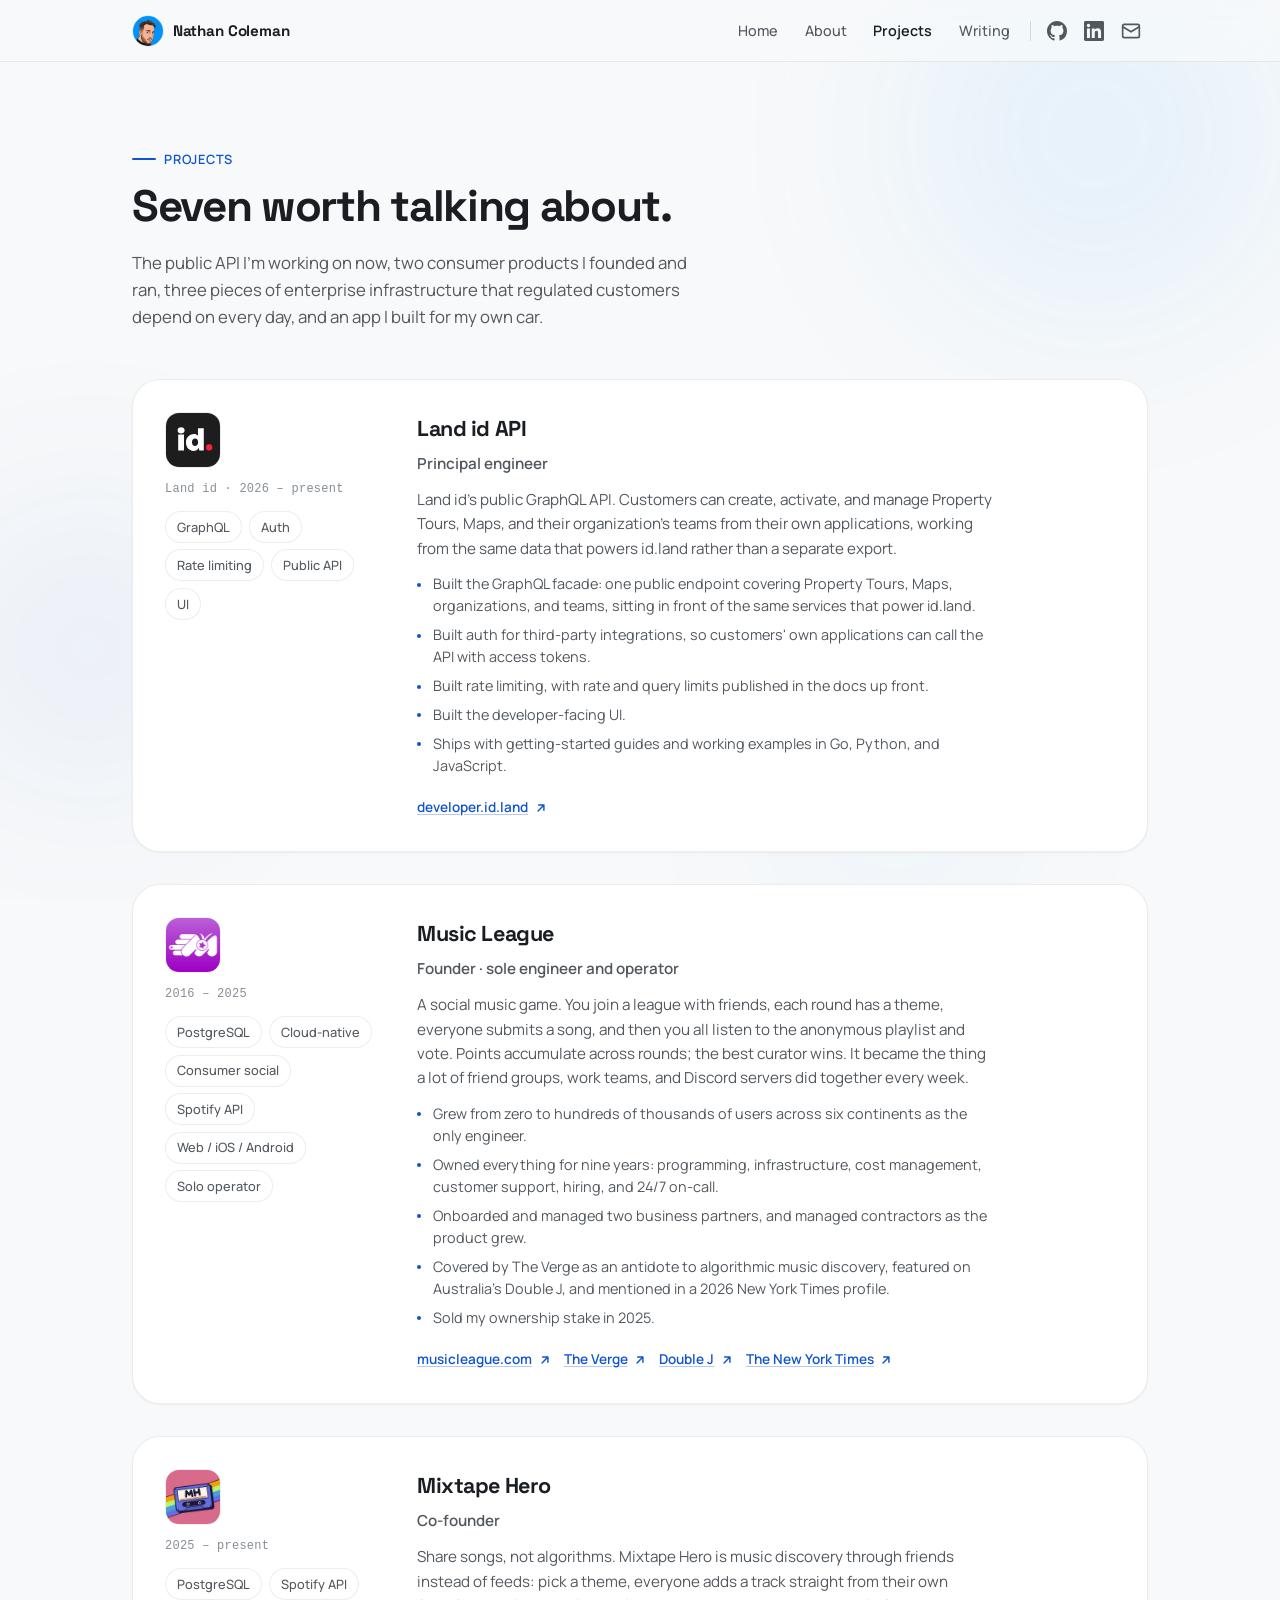
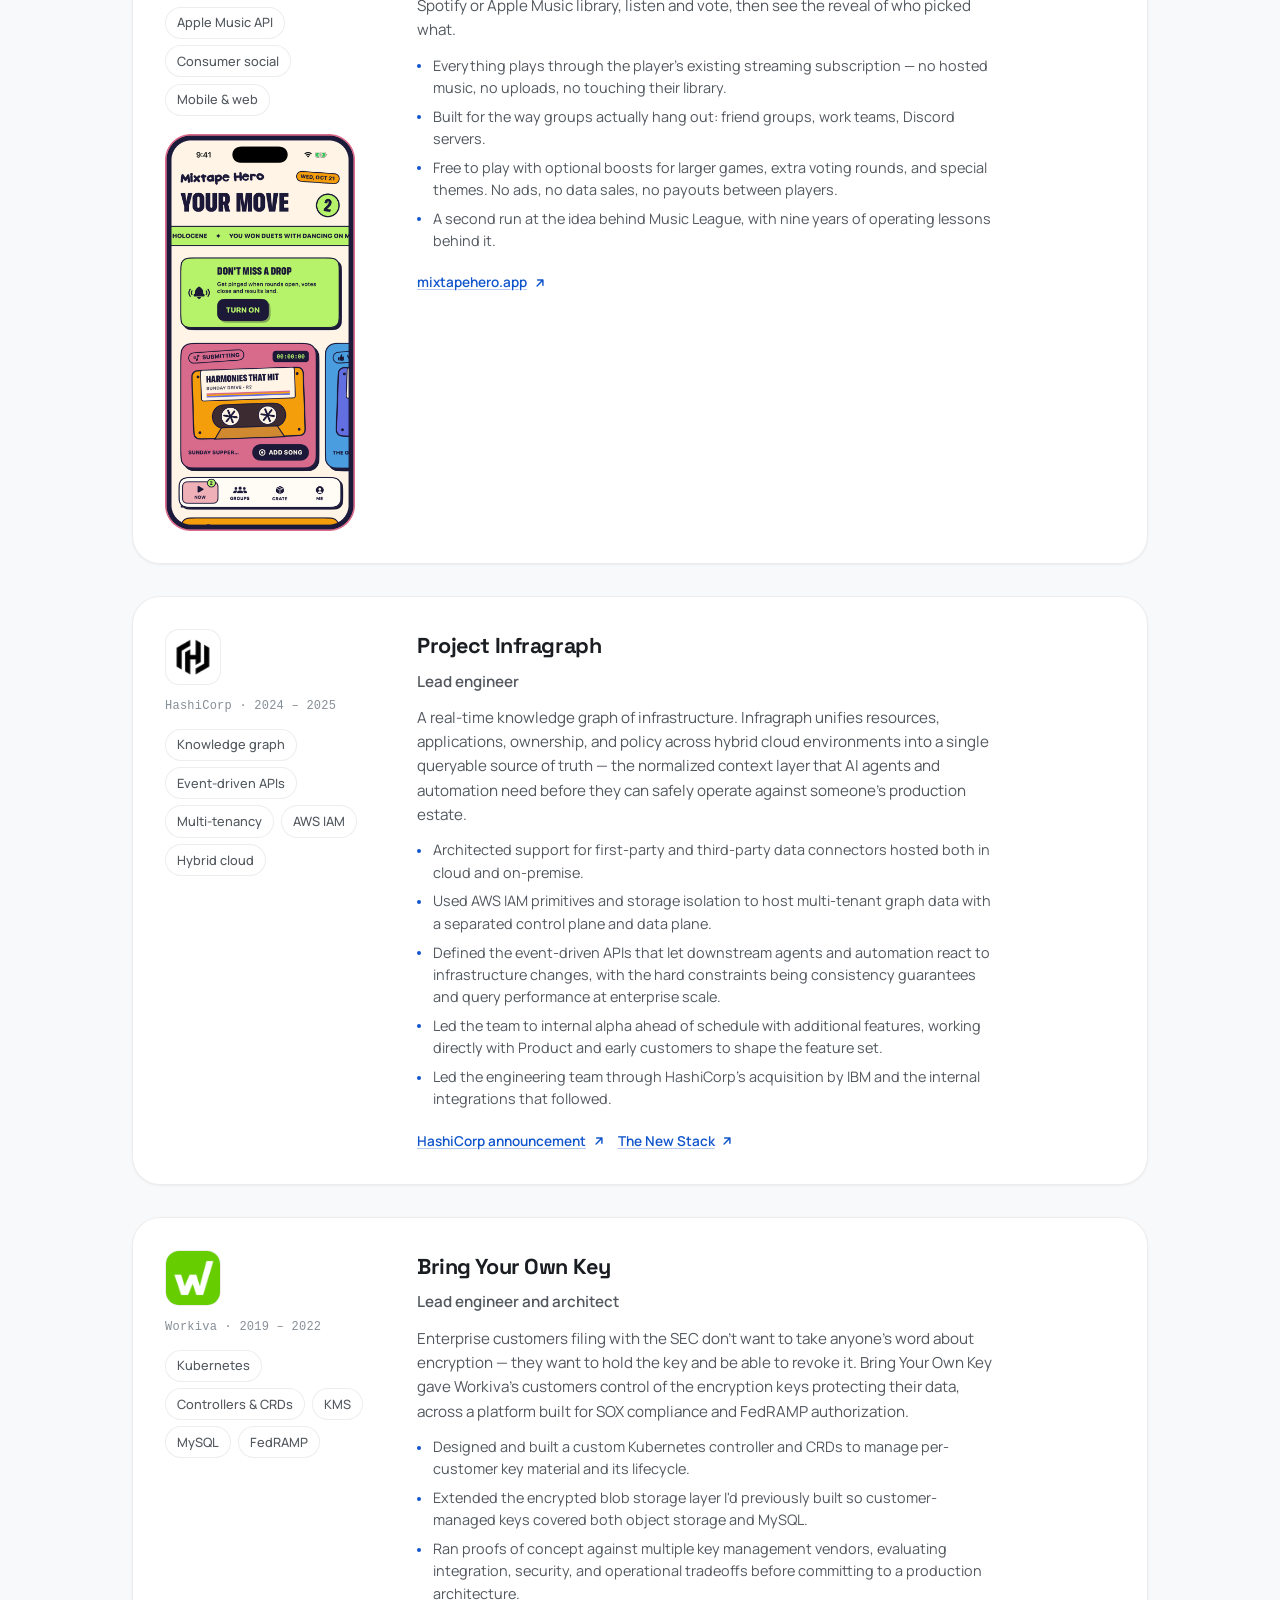
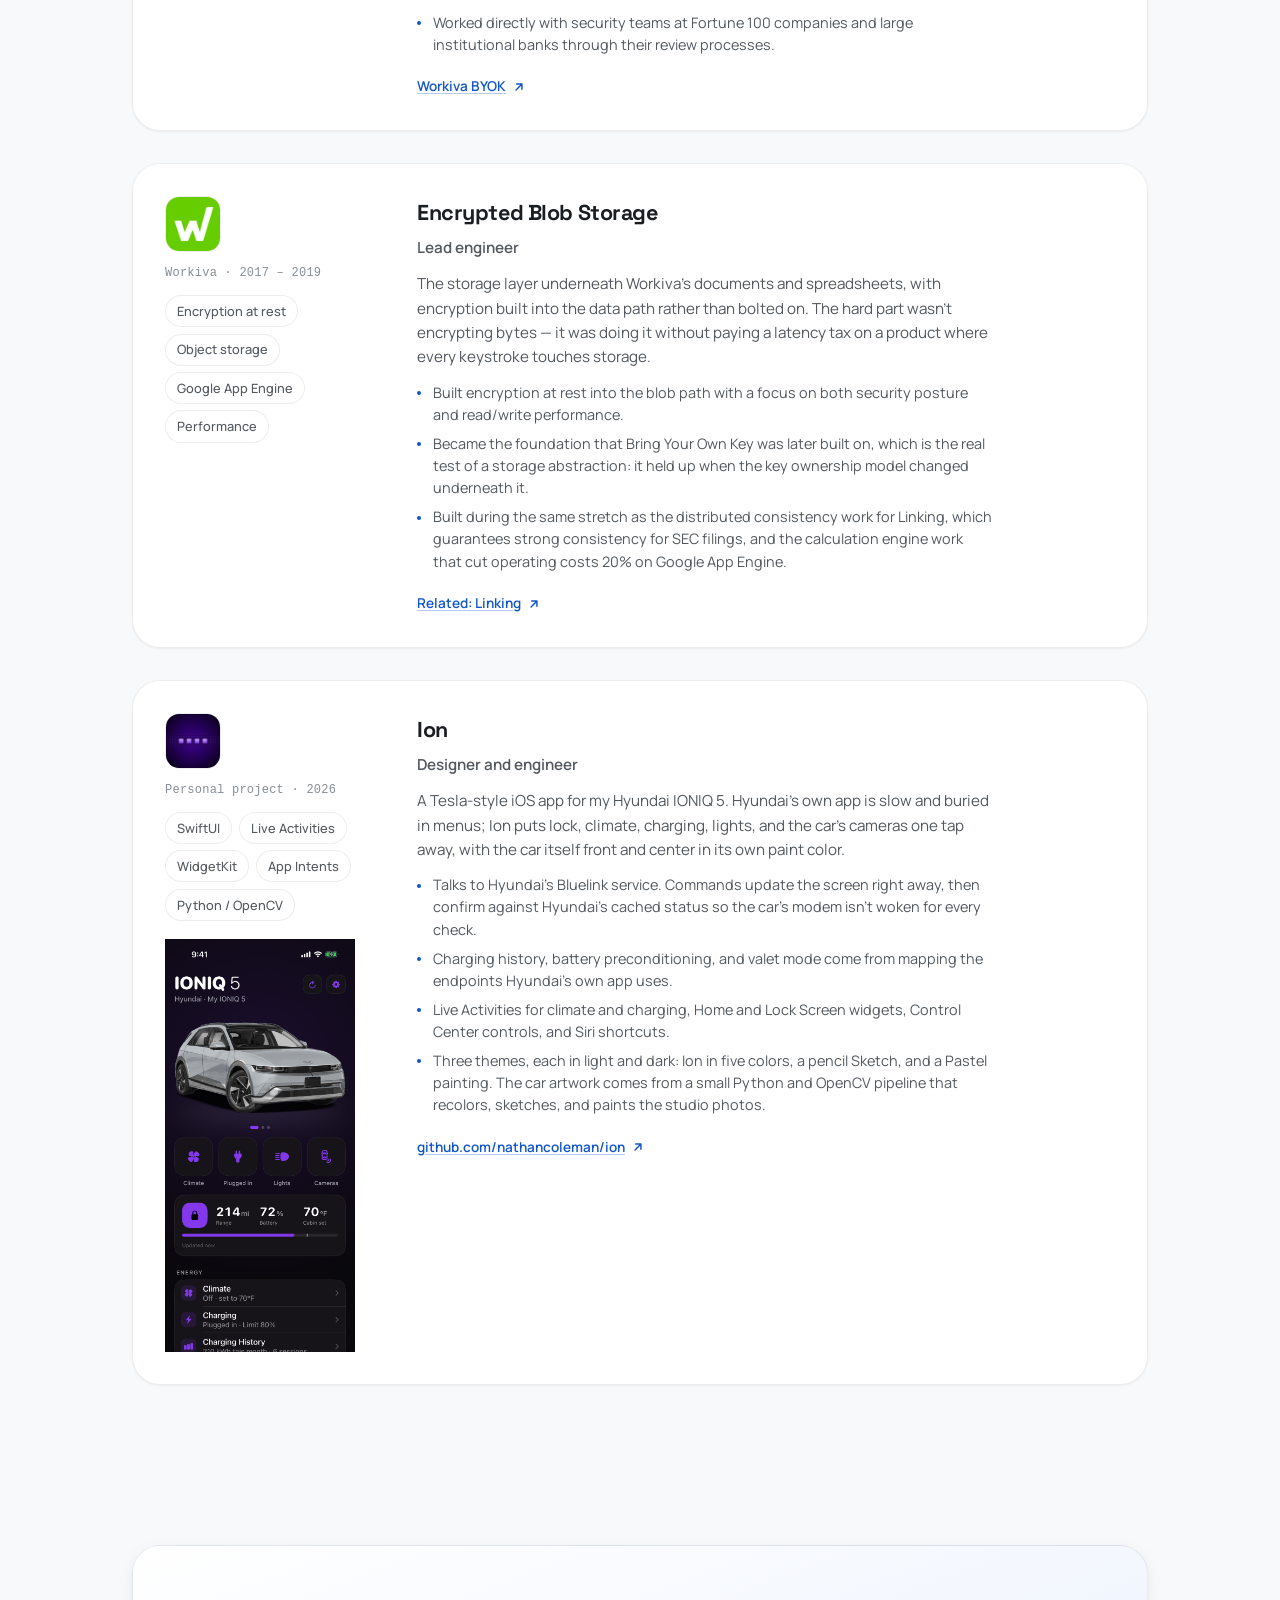
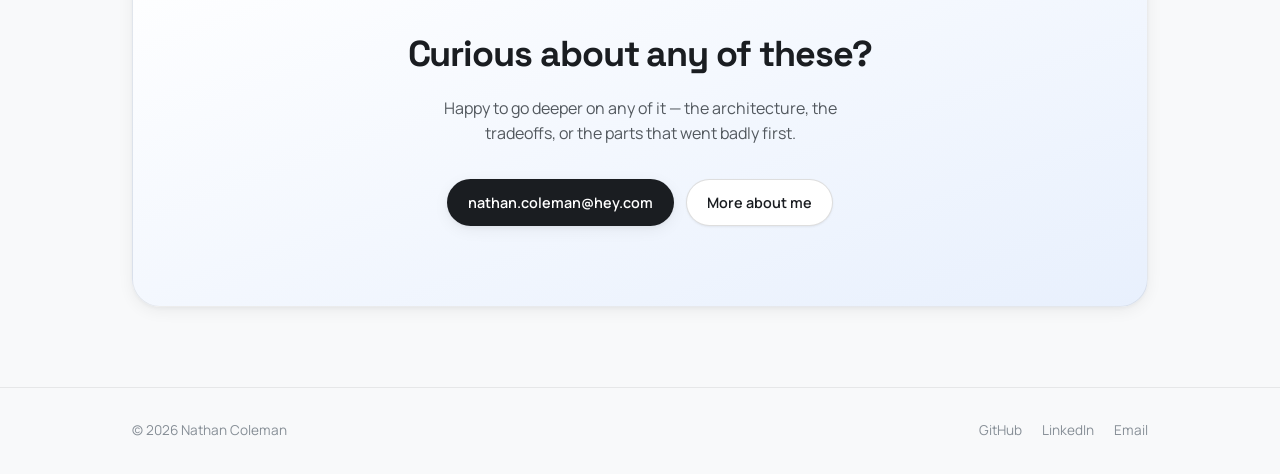
<file: projects.html>
<!DOCTYPE html>
<html lang="en" class="no-js">
  <head>
    <meta charset="utf-8" />
    <meta name="viewport" content="width=device-width, initial-scale=1" />
    <title>Projects | Nathan Coleman</title>
    <meta
      name="description"
      content="The Land id API, Music League, Mixtape Hero, Project Infragraph, Bring Your Own Key, encrypted blob storage, and Ion — a public developer API, two consumer products, three pieces of enterprise infrastructure, and a personal iOS app."
    />
    <meta name="robots" content="index, follow" />
    <link rel="canonical" href="https://nathancoleman.dev/projects.html" />
    <meta property="og:type" content="website" />
    <meta property="og:site_name" content="Nathan Coleman" />
    <meta property="og:title" content="Projects | Nathan Coleman" />
    <meta
      property="og:description"
      content="A public developer API, two consumer products I founded, three pieces of enterprise infrastructure, and a personal iOS app."
    />
    <meta name="twitter:card" content="summary" />
    <link rel="icon" type="image/svg+xml" href="favicon.svg" />
    <link rel="preconnect" href="https://fonts.googleapis.com" />
    <link rel="preconnect" href="https://fonts.gstatic.com" crossorigin />
    <link
      href="https://fonts.googleapis.com/css2?family=Manrope:wght@400;500;600;700&family=Space+Grotesk:wght@500;600;700&display=swap"
      rel="stylesheet"
    />
    <link rel="stylesheet" href="styles.css" />
  </head>
  <body>
    <a class="skip-link" href="#main">Skip to content</a>

    <div class="bg-ambient" aria-hidden="true">
      <div class="blob blob-1"></div>
      <div class="blob blob-2"></div>
      <div class="blob blob-3"></div>
    </div>

    <header class="site-header">
      <nav class="nav-inner" aria-label="Primary">
        <a href="index.html" class="nav-logo">
          <img
            class="logo-img"
            src="images/nathan.png"
            alt="Nathan Coleman"
            width="32"
            height="32"
          />
          <span>Nathan Coleman</span>
        </a>
        <div class="nav-links">
          <div class="nav-pages" id="nav-menu">
            <a href="index.html" class="nav-link">Home</a>
            <a href="about.html" class="nav-link">About</a>
            <a href="projects.html" class="nav-link active" aria-current="page">Projects</a>
            <a href="writing.html" class="nav-link">Writing</a>
          </div>
          <span class="nav-divider" aria-hidden="true"></span>
          <a
            href="https://github.com/nathancoleman"
            target="_blank"
            rel="noreferrer"
            class="nav-link nav-link--icon"
            aria-label="GitHub"
          >
            <svg width="20" height="20" viewBox="0 0 24 24" fill="currentColor" aria-hidden="true">
              <path
                d="M12 0C5.37 0 0 5.37 0 12c0 5.31 3.435 9.795 8.205 11.385.6.105.825-.255.825-.57 0-.285-.015-1.23-.015-2.235-3.015.555-3.795-.735-4.035-1.41-.135-.345-.72-1.41-1.23-1.695-.42-.225-1.02-.78-.015-.795.945-.015 1.62.87 1.845 1.23 1.08 1.815 2.805 1.305 3.495.99.105-.78.42-1.305.765-1.605-2.67-.3-5.46-1.335-5.46-5.925 0-1.305.465-2.385 1.23-3.225-.12-.3-.54-1.53.12-3.18 0 0 1.005-.315 3.3 1.23.96-.27 1.98-.405 3-.405s2.04.135 3 .405c2.295-1.56 3.3-1.23 3.3-1.23.66 1.65.24 2.88.12 3.18.765.84 1.23 1.905 1.23 3.225 0 4.605-2.805 5.625-5.475 5.925.435.375.81 1.095.81 2.22 0 1.605-.015 2.895-.015 3.3 0 .315.225.69.825.57A12.02 12.02 0 0 0 24 12c0-6.63-5.37-12-12-12Z"
              />
            </svg>
          </a>
          <a
            href="https://www.linkedin.com/in/nathandcoleman/"
            target="_blank"
            rel="noreferrer"
            class="nav-link nav-link--icon"
            aria-label="LinkedIn"
          >
            <svg width="20" height="20" viewBox="0 0 24 24" fill="currentColor" aria-hidden="true">
              <path
                d="M20.447 20.452h-3.554v-5.569c0-1.328-.027-3.037-1.852-3.037-1.853 0-2.136 1.445-2.136 2.939v5.667H9.351V9h3.414v1.561h.046c.477-.9 1.637-1.85 3.37-1.85 3.601 0 4.267 2.37 4.267 5.455v6.286ZM5.337 7.433a2.062 2.062 0 0 1-2.063-2.065 2.064 2.064 0 1 1 2.063 2.065Zm1.782 13.019H3.555V9h3.564v11.452ZM22.225 0H1.771C.792 0 0 .774 0 1.729v20.542C0 23.227.792 24 1.771 24h20.451C23.2 24 24 23.227 24 22.271V1.729C24 .774 23.2 0 22.222 0h.003Z"
              />
            </svg>
          </a>
          <a
            href="mailto:nathan.coleman@hey.com"
            class="nav-link nav-link--icon"
            aria-label="Email Nathan"
          >
            <svg
              width="20"
              height="20"
              viewBox="0 0 24 24"
              fill="none"
              stroke="currentColor"
              stroke-width="2"
              stroke-linecap="round"
              stroke-linejoin="round"
              aria-hidden="true"
            >
              <rect x="2" y="4" width="20" height="16" rx="2" />
              <path d="m2 7 10 6 10-6" />
            </svg>
          </a>
          <button
            class="nav-toggle"
            type="button"
            aria-expanded="false"
            aria-controls="nav-menu"
            aria-label="Open navigation menu"
          >
            <svg
              width="20"
              height="20"
              viewBox="0 0 24 24"
              fill="none"
              stroke="currentColor"
              stroke-width="2"
              stroke-linecap="round"
              aria-hidden="true"
            >
              <path d="M3 6h18M3 12h18M3 18h18" />
            </svg>
          </button>
        </div>
      </nav>
    </header>

    <main id="main" class="page-shell">
      <section>
        <div class="section-header entrance">
          <p class="section-label">Projects</p>
          <h1 class="section-title">Seven worth talking about.</h1>
          <p class="section-intro">
            The public API I'm working on now, two consumer products I founded and
            ran, three pieces of enterprise infrastructure that regulated customers
            depend on every day, and an app I built for my own car.
          </p>
        </div>

        <div class="project-list">
          <!-- ============ LAND ID API ============ -->
          <article class="project-card entrance entrance-d1" id="land-id-api">
            <div class="project-aside">
              <div class="project-mark">
                <img src="images/land-id.svg" alt="Land id logo" width="56" height="56" />
              </div>
              <p class="project-kicker">Land id &middot; 2026 &ndash; present</p>
              <ul class="tag-list">
                <li class="tag">GraphQL</li>
                <li class="tag">Auth</li>
                <li class="tag">Rate limiting</li>
                <li class="tag">Public API</li>
                <li class="tag">UI</li>
              </ul>
            </div>
            <div class="project-body">
              <h3>Land id API</h3>
              <p class="project-role">Principal engineer</p>
              <p>
                Land id's public GraphQL API. Customers can create, activate, and
                manage Property Tours, Maps, and their organization's teams from their
                own applications, working from the same data that powers id.land
                rather than a separate export.
              </p>
              <ul class="project-points">
                <li>
                  Built the GraphQL facade: one public endpoint covering Property
                  Tours, Maps, organizations, and teams, sitting in front of the same
                  services that power id.land.
                </li>
                <li>
                  Built auth for third-party integrations, so customers' own
                  applications can call the API with access tokens.
                </li>
                <li>
                  Built rate limiting, with rate and query limits published in the docs
                  up front.
                </li>
                <li>Built the developer-facing UI.</li>
                <li>
                  Ships with getting-started guides and working examples in Go, Python,
                  and JavaScript.
                </li>
              </ul>
              <div class="project-links">
                <a
                  class="project-link"
                  href="https://developer.id.land/"
                  target="_blank"
                  rel="noreferrer"
                >
                  developer.id.land
                  <svg
                    width="14"
                    height="14"
                    viewBox="0 0 24 24"
                    fill="none"
                    stroke="currentColor"
                    stroke-width="2.5"
                    stroke-linecap="round"
                    stroke-linejoin="round"
                    aria-hidden="true"
                  >
                    <path d="M7 17 17 7M8 7h9v9" />
                  </svg>
                </a>
              </div>
            </div>
          </article>

          <!-- ============ MUSIC LEAGUE ============ -->
          <article class="project-card reveal" id="music-league">
            <div class="project-aside">
              <div class="project-mark">
                <img src="images/music-league.png" alt="Music League app icon" width="56" height="56" />
              </div>
              <p class="project-kicker">2016 &ndash; 2025</p>
              <ul class="tag-list">
                <li class="tag">PostgreSQL</li>
                <li class="tag">Cloud-native</li>
                <li class="tag">Consumer social</li>
                <li class="tag">Spotify API</li>
                <li class="tag">Web / iOS / Android</li>
                <li class="tag">Solo operator</li>
              </ul>
            </div>
            <div class="project-body">
              <h3>Music League</h3>
              <p class="project-role">Founder &middot; sole engineer and operator</p>
              <p>
                A social music game. You join a league with friends, each round has a
                theme, everyone submits a song, and then you all listen to the
                anonymous playlist and vote. Points accumulate across rounds; the best
                curator wins. It became the thing a lot of friend groups, work teams,
                and Discord servers did together every week.
              </p>
              <ul class="project-points">
                <li>
                  Grew from zero to hundreds of thousands of users across six
                  continents as the only engineer.
                </li>
                <li>
                  Owned everything for nine years: programming, infrastructure, cost
                  management, customer support, hiring, and 24/7 on-call.
                </li>
                <li>
                  Onboarded and managed two business partners, and managed contractors
                  as the product grew.
                </li>
                <li>
                  Covered by The Verge as an antidote to algorithmic music discovery,
                  featured on Australia's Double J, and mentioned in a 2026 New York
                  Times profile.
                </li>
                <li>Sold my ownership stake in 2025.</li>
              </ul>
              <div class="project-links">
                <a
                  class="project-link"
                  href="https://musicleague.com/"
                  target="_blank"
                  rel="noreferrer"
                >
                  musicleague.com
                  <svg
                    width="14"
                    height="14"
                    viewBox="0 0 24 24"
                    fill="none"
                    stroke="currentColor"
                    stroke-width="2.5"
                    stroke-linecap="round"
                    stroke-linejoin="round"
                    aria-hidden="true"
                  >
                    <path d="M7 17 17 7M8 7h9v9" />
                  </svg>
                </a>
                <a
                  class="project-link"
                  href="https://www.theverge.com/2024/4/18/24134059/music-league-spotify-algorithm-antidote"
                  target="_blank"
                  rel="noreferrer"
                >
                  The Verge
                  <svg
                    width="14"
                    height="14"
                    viewBox="0 0 24 24"
                    fill="none"
                    stroke="currentColor"
                    stroke-width="2.5"
                    stroke-linecap="round"
                    stroke-linejoin="round"
                    aria-hidden="true"
                  >
                    <path d="M7 17 17 7M8 7h9v9" />
                  </svg>
                </a>
                <a
                  class="project-link"
                  href="https://www.abc.net.au/listen/doublej/music-reads/features/music-league-footy-tipping-music-nerds/13927100"
                  target="_blank"
                  rel="noreferrer"
                >
                  Double J
                  <svg
                    width="14"
                    height="14"
                    viewBox="0 0 24 24"
                    fill="none"
                    stroke="currentColor"
                    stroke-width="2.5"
                    stroke-linecap="round"
                    stroke-linejoin="round"
                    aria-hidden="true"
                  >
                    <path d="M7 17 17 7M8 7h9v9" />
                  </svg>
                </a>
                <a
                  class="project-link"
                  href="https://www.nytimes.com/2026/08/01/movies/greta-lee-late-fame.html"
                  target="_blank"
                  rel="noreferrer"
                >
                  The New York Times
                  <svg
                    width="14"
                    height="14"
                    viewBox="0 0 24 24"
                    fill="none"
                    stroke="currentColor"
                    stroke-width="2.5"
                    stroke-linecap="round"
                    stroke-linejoin="round"
                    aria-hidden="true"
                  >
                    <path d="M7 17 17 7M8 7h9v9" />
                  </svg>
                </a>
              </div>
            </div>
          </article>

          <!-- ============ MIXTAPE HERO ============ -->
          <article class="project-card reveal" id="mixtape-hero">
            <div class="project-aside">
              <div class="project-mark">
                <img src="images/mixtape-hero.png" alt="Mixtape Hero app icon" width="56" height="56" />
              </div>
              <p class="project-kicker">2025 &ndash; present</p>
              <ul class="tag-list">
                <li class="tag">PostgreSQL</li>
                <li class="tag">Spotify API</li>
                <li class="tag">Apple Music API</li>
                <li class="tag">Consumer social</li>
                <li class="tag">Mobile &amp; web</li>
              </ul>
              <img
                class="project-shot"
                src="images/mixtape-hero-app.png"
                alt="Mixtape Hero iOS app showing the rounds waiting on your move"
                width="352"
                height="737"
                loading="lazy"
              />
            </div>
            <div class="project-body">
              <h3>Mixtape Hero</h3>
              <p class="project-role">Co-founder</p>
              <p>
                Share songs, not algorithms. Mixtape Hero is music discovery through
                friends instead of feeds: pick a theme, everyone adds a track straight
                from their own Spotify or Apple Music library, listen and vote, then
                see the reveal of who picked what.
              </p>
              <ul class="project-points">
                <li>
                  Everything plays through the player's existing streaming
                  subscription — no hosted music, no uploads, no touching their
                  library.
                </li>
                <li>
                  Built for the way groups actually hang out: friend groups, work
                  teams, Discord servers.
                </li>
                <li>
                  Free to play with optional boosts for larger games, extra voting
                  rounds, and special themes. No ads, no data sales, no payouts between
                  players.
                </li>
                <li>
                  A second run at the idea behind Music League, with nine years of
                  operating lessons behind it.
                </li>
              </ul>
              <div class="project-links">
                <a
                  class="project-link"
                  href="https://mixtapehero.app/"
                  target="_blank"
                  rel="noreferrer"
                >
                  mixtapehero.app
                  <svg
                    width="14"
                    height="14"
                    viewBox="0 0 24 24"
                    fill="none"
                    stroke="currentColor"
                    stroke-width="2.5"
                    stroke-linecap="round"
                    stroke-linejoin="round"
                    aria-hidden="true"
                  >
                    <path d="M7 17 17 7M8 7h9v9" />
                  </svg>
                </a>
              </div>
            </div>
          </article>

          <!-- ============ PROJECT INFRAGRAPH ============ -->
          <article class="project-card reveal" id="infragraph">
            <div class="project-aside">
              <div class="project-mark project-mark--pad">
                <img src="images/hashicorp.png" alt="HashiCorp logo" width="56" height="56" />
              </div>
              <p class="project-kicker">HashiCorp &middot; 2024 &ndash; 2025</p>
              <ul class="tag-list">
                <li class="tag">Knowledge graph</li>
                <li class="tag">Event-driven APIs</li>
                <li class="tag">Multi-tenancy</li>
                <li class="tag">AWS IAM</li>
                <li class="tag">Hybrid cloud</li>
              </ul>
            </div>
            <div class="project-body">
              <h3>Project Infragraph</h3>
              <p class="project-role">Lead engineer</p>
              <p>
                A real-time knowledge graph of infrastructure. Infragraph unifies
                resources, applications, ownership, and policy across hybrid cloud
                environments into a single queryable source of truth — the normalized
                context layer that AI agents and automation need before they can safely
                operate against someone's production estate.
              </p>
              <ul class="project-points">
                <li>
                  Architected support for first-party and third-party data connectors
                  hosted both in cloud and on-premise.
                </li>
                <li>
                  Used AWS IAM primitives and storage isolation to host multi-tenant
                  graph data with a separated control plane and data plane.
                </li>
                <li>
                  Defined the event-driven APIs that let downstream agents and
                  automation react to infrastructure changes, with the hard constraints
                  being consistency guarantees and query performance at enterprise
                  scale.
                </li>
                <li>
                  Led the team to internal alpha ahead of schedule with additional
                  features, working directly with Product and early customers to shape
                  the feature set.
                </li>
                <li>
                  Led the engineering team through HashiCorp's acquisition by IBM and
                  the internal integrations that followed.
                </li>
              </ul>
              <div class="project-links">
                <a
                  class="project-link"
                  href="https://www.hashicorp.com/en/blog/building-intelligent-infrastructure-automation-with-hashicorp"
                  target="_blank"
                  rel="noreferrer"
                >
                  HashiCorp announcement
                  <svg
                    width="14"
                    height="14"
                    viewBox="0 0 24 24"
                    fill="none"
                    stroke="currentColor"
                    stroke-width="2.5"
                    stroke-linecap="round"
                    stroke-linejoin="round"
                    aria-hidden="true"
                  >
                    <path d="M7 17 17 7M8 7h9v9" />
                  </svg>
                </a>
                <a
                  class="project-link"
                  href="https://thenewstack.io/project-infragraph-ibms-real-time-model-for-infrastructure-assets/"
                  target="_blank"
                  rel="noreferrer"
                >
                  The New Stack
                  <svg
                    width="14"
                    height="14"
                    viewBox="0 0 24 24"
                    fill="none"
                    stroke="currentColor"
                    stroke-width="2.5"
                    stroke-linecap="round"
                    stroke-linejoin="round"
                    aria-hidden="true"
                  >
                    <path d="M7 17 17 7M8 7h9v9" />
                  </svg>
                </a>
              </div>
            </div>
          </article>

          <!-- ============ BYOK ============ -->
          <article class="project-card reveal" id="byok">
            <div class="project-aside">
              <div class="project-mark">
                <img src="images/workiva.png" alt="Workiva logo" width="56" height="56" />
              </div>
              <p class="project-kicker">Workiva &middot; 2019 &ndash; 2022</p>
              <ul class="tag-list">
                <li class="tag">Kubernetes</li>
                <li class="tag">Controllers &amp; CRDs</li>
                <li class="tag">KMS</li>
                <li class="tag">MySQL</li>
                <li class="tag">FedRAMP</li>
              </ul>
            </div>
            <div class="project-body">
              <h3>Bring Your Own Key</h3>
              <p class="project-role">Lead engineer and architect</p>
              <p>
                Enterprise customers filing with the SEC don't want to take anyone's
                word about encryption — they want to hold the key and be able to revoke
                it. Bring Your Own Key gave Workiva's customers control of the
                encryption keys protecting their data, across a platform built for SOX
                compliance and FedRAMP authorization.
              </p>
              <ul class="project-points">
                <li>
                  Designed and built a custom Kubernetes controller and CRDs to manage
                  per-customer key material and its lifecycle.
                </li>
                <li>
                  Extended the encrypted blob storage layer I'd previously built so
                  customer-managed keys covered both object storage and MySQL.
                </li>
                <li>
                  Ran proofs of concept against multiple key management vendors,
                  evaluating integration, security, and operational tradeoffs before
                  committing to a production architecture.
                </li>
                <li>
                  Worked directly with security teams at Fortune 100 companies and
                  large institutional banks through their review processes.
                </li>
              </ul>
              <div class="project-links">
                <a
                  class="project-link"
                  href="https://www.workiva.com/security/byok"
                  target="_blank"
                  rel="noreferrer"
                >
                  Workiva BYOK
                  <svg
                    width="14"
                    height="14"
                    viewBox="0 0 24 24"
                    fill="none"
                    stroke="currentColor"
                    stroke-width="2.5"
                    stroke-linecap="round"
                    stroke-linejoin="round"
                    aria-hidden="true"
                  >
                    <path d="M7 17 17 7M8 7h9v9" />
                  </svg>
                </a>
              </div>
            </div>
          </article>

          <!-- ============ BLOB STORAGE ============ -->
          <article class="project-card reveal" id="blob-storage">
            <div class="project-aside">
              <div class="project-mark">
                <img src="images/workiva.png" alt="Workiva logo" width="56" height="56" />
              </div>
              <p class="project-kicker">Workiva &middot; 2017 &ndash; 2019</p>
              <ul class="tag-list">
                <li class="tag">Encryption at rest</li>
                <li class="tag">Object storage</li>
                <li class="tag">Google App Engine</li>
                <li class="tag">Performance</li>
              </ul>
            </div>
            <div class="project-body">
              <h3>Encrypted Blob Storage</h3>
              <p class="project-role">Lead engineer</p>
              <p>
                The storage layer underneath Workiva's documents and spreadsheets, with
                encryption built into the data path rather than bolted on. The hard
                part wasn't encrypting bytes — it was doing it without paying a latency
                tax on a product where every keystroke touches storage.
              </p>
              <ul class="project-points">
                <li>
                  Built encryption at rest into the blob path with a focus on both
                  security posture and read/write performance.
                </li>
                <li>
                  Became the foundation that Bring Your Own Key was later built on,
                  which is the real test of a storage abstraction: it held up when the
                  key ownership model changed underneath it.
                </li>
                <li>
                  Built during the same stretch as the distributed consistency work for
                  Linking, which guarantees strong consistency for SEC filings, and the
                  calculation engine work that cut operating costs 20% on Google App
                  Engine.
                </li>
              </ul>
              <div class="project-links">
                <a
                  class="project-link"
                  href="https://support.workiva.com/hc/en-us/articles/360036000591-What-is-Linking"
                  target="_blank"
                  rel="noreferrer"
                >
                  Related: Linking
                  <svg
                    width="14"
                    height="14"
                    viewBox="0 0 24 24"
                    fill="none"
                    stroke="currentColor"
                    stroke-width="2.5"
                    stroke-linecap="round"
                    stroke-linejoin="round"
                    aria-hidden="true"
                  >
                    <path d="M7 17 17 7M8 7h9v9" />
                  </svg>
                </a>
              </div>
            </div>
          </article>

          <!-- ============ ION ============ -->
          <article class="project-card reveal" id="ion">
            <div class="project-aside">
              <div class="project-mark">
                <img src="images/ion.png" alt="Ion app icon" width="56" height="56" />
              </div>
              <p class="project-kicker">Personal project &middot; 2026</p>
              <ul class="tag-list">
                <li class="tag">SwiftUI</li>
                <li class="tag">Live Activities</li>
                <li class="tag">WidgetKit</li>
                <li class="tag">App Intents</li>
                <li class="tag">Python / OpenCV</li>
              </ul>
              <img
                class="project-shot"
                src="images/ion-app.png"
                alt="Ion iOS app showing an IONIQ 5 with climate, charging, lights and camera controls"
                width="352"
                height="765"
                loading="lazy"
              />
            </div>
            <div class="project-body">
              <h3>Ion</h3>
              <p class="project-role">Designer and engineer</p>
              <p>
                A Tesla-style iOS app for my Hyundai IONIQ 5. Hyundai's own app is slow
                and buried in menus; Ion puts lock, climate, charging, lights, and the
                car's cameras one tap away, with the car itself front and center in its
                own paint color.
              </p>
              <ul class="project-points">
                <li>
                  Talks to Hyundai's Bluelink service. Commands update the screen right
                  away, then confirm against Hyundai's cached status so the car's modem
                  isn't woken for every check.
                </li>
                <li>
                  Charging history, battery preconditioning, and valet mode come from
                  mapping the endpoints Hyundai's own app uses.
                </li>
                <li>
                  Live Activities for climate and charging, Home and Lock Screen
                  widgets, Control Center controls, and Siri shortcuts.
                </li>
                <li>
                  Three themes, each in light and dark: Ion in five colors, a pencil
                  Sketch, and a Pastel painting. The car artwork comes from a small
                  Python and OpenCV pipeline that recolors, sketches, and paints the
                  studio photos.
                </li>
              </ul>
              <div class="project-links">
                <a
                  class="project-link"
                  href="https://github.com/nathancoleman/ion"
                  target="_blank"
                  rel="noreferrer"
                >
                  github.com/nathancoleman/ion
                  <svg
                    width="14"
                    height="14"
                    viewBox="0 0 24 24"
                    fill="none"
                    stroke="currentColor"
                    stroke-width="2.5"
                    stroke-linecap="round"
                    stroke-linejoin="round"
                    aria-hidden="true"
                  >
                    <path d="M7 17 17 7M8 7h9v9" />
                  </svg>
                </a>
              </div>
            </div>
          </article>
        </div>
      </section>

      <!-- ================= CTA ================= -->
      <section class="cta reveal">
        <h2>Curious about any of these?</h2>
        <p>
          Happy to go deeper on any of it — the architecture, the tradeoffs, or the
          parts that went badly first.
        </p>
        <div class="hero-actions">
          <a href="mailto:nathan.coleman@hey.com" class="btn btn-primary">
            nathan.coleman@hey.com
          </a>
          <a href="about.html" class="btn btn-secondary">More about me</a>
        </div>
      </section>
    </main>

    <footer class="site-footer">
      <div class="footer-inner">
        <p>&copy; 2026 Nathan Coleman</p>
        <div class="footer-links">
          <a href="https://github.com/nathancoleman" target="_blank" rel="noreferrer"
            >GitHub</a
          >
          <a
            href="https://www.linkedin.com/in/nathandcoleman/"
            target="_blank"
            rel="noreferrer"
            >LinkedIn</a
          >
          <a href="mailto:nathan.coleman@hey.com">Email</a>
        </div>
      </div>
    </footer>

    <script src="main.js"></script>
  </body>
</html>
</file>
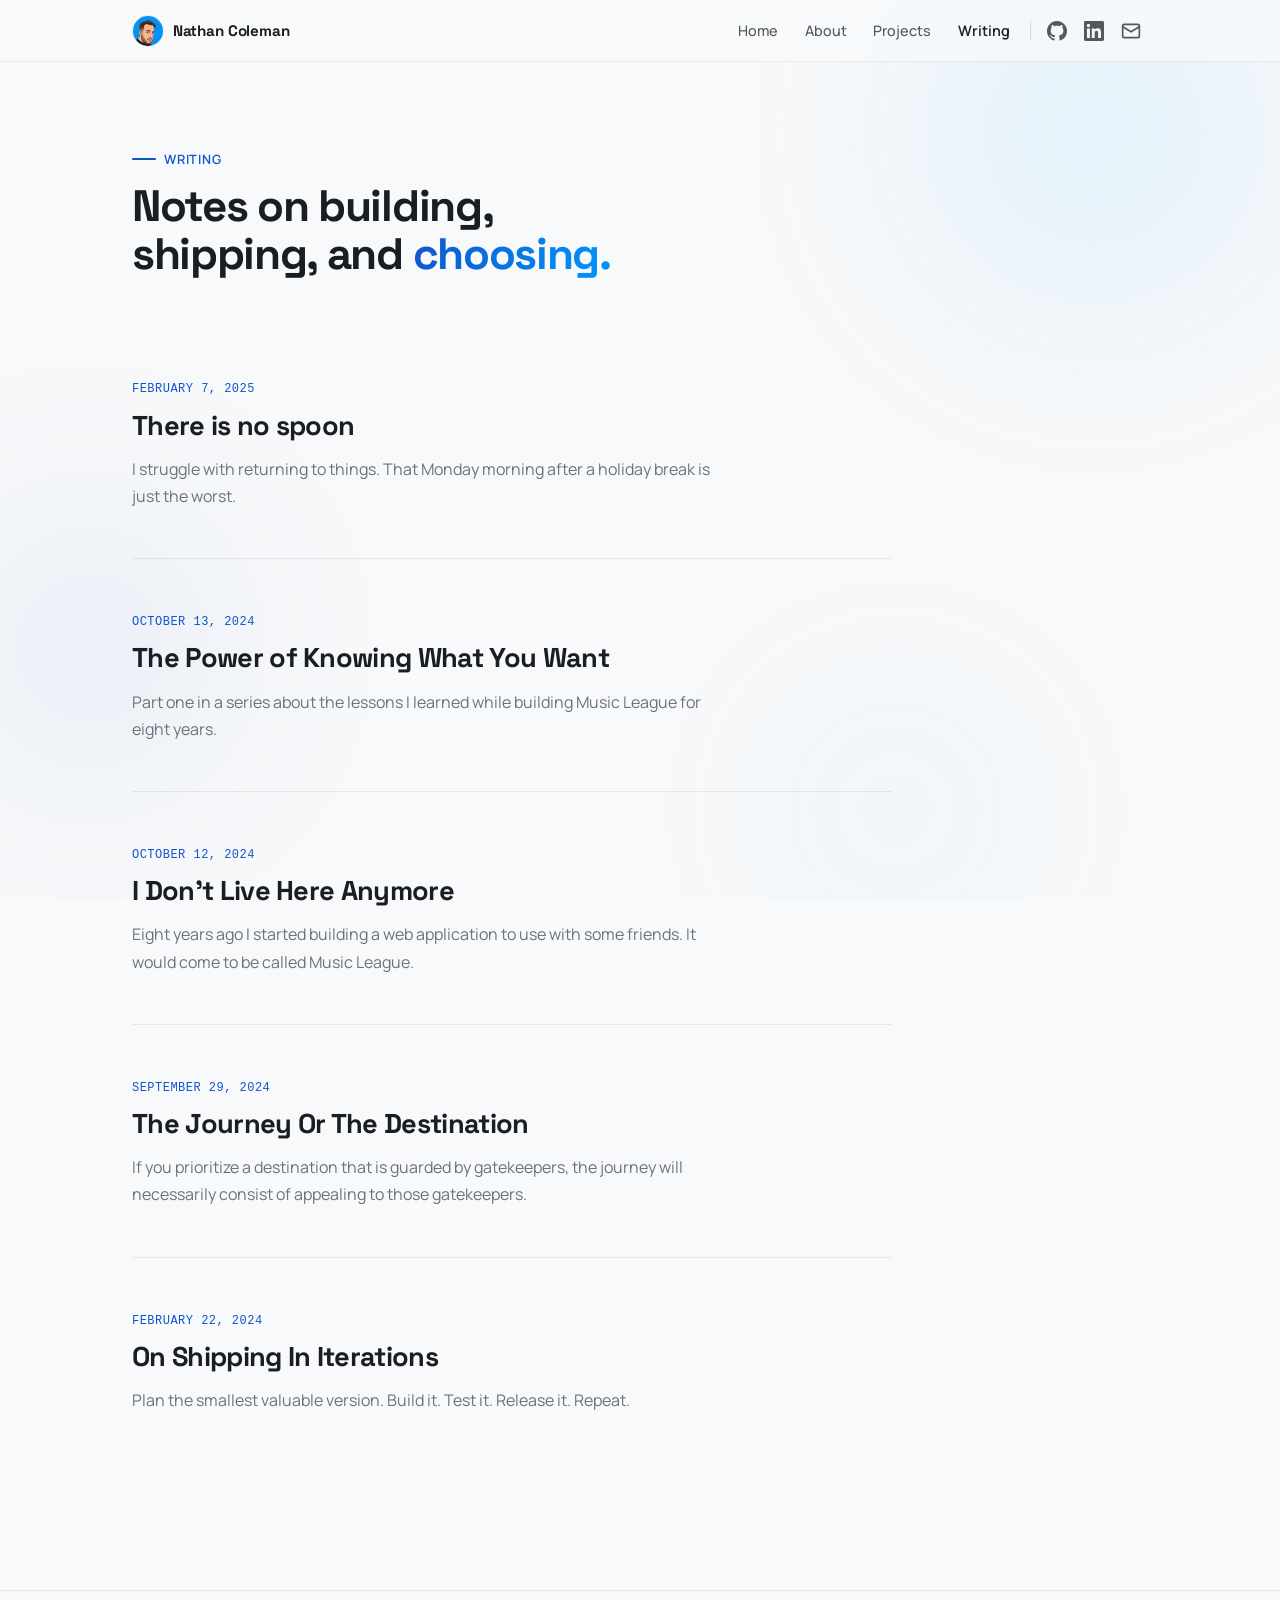
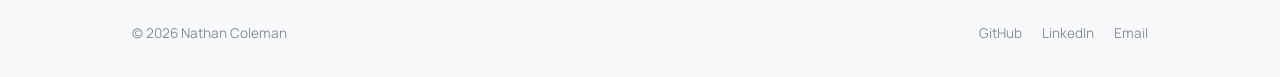
<file: writing.html>
<!DOCTYPE html>
<html lang="en" class="no-js">
  <head>
    <meta charset="utf-8" />
    <meta name="viewport" content="width=device-width, initial-scale=1" />
    <title>Writing | Nathan Coleman</title>
    <meta
      name="description"
      content="Short essays from Nathan Coleman on building products, shipping software, and choosing the work."
    />
    <meta name="robots" content="index, follow" />
    <link rel="canonical" href="https://nathancoleman.dev/writing.html" />
    <meta property="og:type" content="website" />
    <meta property="og:site_name" content="Nathan Coleman" />
    <meta property="og:title" content="Writing | Nathan Coleman" />
    <meta
      property="og:description"
      content="Short essays from Nathan Coleman on building products, shipping software, and choosing the work."
    />
    <meta property="og:url" content="https://nathancoleman.dev/writing.html" />
    <meta name="twitter:card" content="summary" />
    <link rel="alternate" type="application/atom+xml" title="Nathan Coleman" href="https://world.hey.com/nathan.coleman/feed.atom" />
    <link rel="icon" type="image/svg+xml" href="favicon.svg" />
    <link rel="preconnect" href="https://fonts.googleapis.com" />
    <link rel="preconnect" href="https://fonts.gstatic.com" crossorigin />
    <link
      href="https://fonts.googleapis.com/css2?family=Manrope:wght@400;500;600;700&family=Space+Grotesk:wght@500;600;700&display=swap"
      rel="stylesheet"
    />
    <link rel="stylesheet" href="styles.css" />
  </head>
  <body>
    <a class="skip-link" href="#main">Skip to content</a>

    <div class="bg-ambient" aria-hidden="true">
      <div class="blob blob-1"></div>
      <div class="blob blob-2"></div>
      <div class="blob blob-3"></div>
    </div>

    <header class="site-header">
      <nav class="nav-inner" aria-label="Primary">
        <a href="index.html" class="nav-logo">
          <img
            class="logo-img"
            src="images/nathan.png"
            alt="Nathan Coleman"
            width="32"
            height="32"
          />
          <span>Nathan Coleman</span>
        </a>
        <div class="nav-links">
          <div class="nav-pages" id="nav-menu">
            <a href="index.html" class="nav-link">Home</a>
            <a href="about.html" class="nav-link">About</a>
            <a href="projects.html" class="nav-link">Projects</a>
            <a href="writing.html" class="nav-link active" aria-current="page">Writing</a>
          </div>
          <span class="nav-divider" aria-hidden="true"></span>
          <a
            href="https://github.com/nathancoleman"
            target="_blank"
            rel="noreferrer"
            class="nav-link nav-link--icon"
            aria-label="GitHub"
          >
            <svg width="20" height="20" viewBox="0 0 24 24" fill="currentColor" aria-hidden="true">
              <path
                d="M12 0C5.37 0 0 5.37 0 12c0 5.31 3.435 9.795 8.205 11.385.6.105.825-.255.825-.57 0-.285-.015-1.23-.015-2.235-3.015.555-3.795-.735-4.035-1.41-.135-.345-.72-1.41-1.23-1.695-.42-.225-1.02-.78-.015-.795.945-.015 1.62.87 1.845 1.23 1.08 1.815 2.805 1.305 3.495.99.105-.78.42-1.305.765-1.605-2.67-.3-5.46-1.335-5.46-5.925 0-1.305.465-2.385 1.23-3.225-.12-.3-.54-1.53.12-3.18 0 0 1.005-.315 3.3 1.23.96-.27 1.98-.405 3-.405s2.04.135 3 .405c2.295-1.56 3.3-1.23 3.3-1.23.66 1.65.24 2.88.12 3.18.765.84 1.23 1.905 1.23 3.225 0 4.605-2.805 5.625-5.475 5.925.435.375.81 1.095.81 2.22 0 1.605-.015 2.895-.015 3.3 0 .315.225.69.825.57A12.02 12.02 0 0 0 24 12c0-6.63-5.37-12-12-12Z"
              />
            </svg>
          </a>
          <a
            href="https://www.linkedin.com/in/nathandcoleman/"
            target="_blank"
            rel="noreferrer"
            class="nav-link nav-link--icon"
            aria-label="LinkedIn"
          >
            <svg width="20" height="20" viewBox="0 0 24 24" fill="currentColor" aria-hidden="true">
              <path
                d="M20.447 20.452h-3.554v-5.569c0-1.328-.027-3.037-1.852-3.037-1.853 0-2.136 1.445-2.136 2.939v5.667H9.351V9h3.414v1.561h.046c.477-.9 1.637-1.85 3.37-1.85 3.601 0 4.267 2.37 4.267 5.455v6.286ZM5.337 7.433a2.062 2.062 0 0 1-2.063-2.065 2.064 2.064 0 1 1 2.063 2.065Zm1.782 13.019H3.555V9h3.564v11.452ZM22.225 0H1.771C.792 0 0 .774 0 1.729v20.542C0 23.227.792 24 1.771 24h20.451C23.2 24 24 23.227 24 22.271V1.729C24 .774 23.2 0 22.222 0h.003Z"
              />
            </svg>
          </a>
          <a
            href="mailto:nathan.coleman@hey.com"
            class="nav-link nav-link--icon"
            aria-label="Email Nathan"
          >
            <svg
              width="20"
              height="20"
              viewBox="0 0 24 24"
              fill="none"
              stroke="currentColor"
              stroke-width="2"
              stroke-linecap="round"
              stroke-linejoin="round"
              aria-hidden="true"
            >
              <rect x="2" y="4" width="20" height="16" rx="2" />
              <path d="m2 7 10 6 10-6" />
            </svg>
          </a>
          <button
            class="nav-toggle"
            type="button"
            aria-expanded="false"
            aria-controls="nav-menu"
            aria-label="Open navigation menu"
          >
            <svg
              width="20"
              height="20"
              viewBox="0 0 24 24"
              fill="none"
              stroke="currentColor"
              stroke-width="2"
              stroke-linecap="round"
              aria-hidden="true"
            >
              <path d="M3 6h18M3 12h18M3 18h18" />
            </svg>
          </button>
        </div>
      </nav>
    </header>

    <main id="main" class="page-shell">
      <section>
        <div class="section-header entrance">
          <p class="section-label">Writing</p>
          <h1 class="section-title">
            Notes on building,<br />shipping, and <span class="text-gradient">choosing.</span>
          </h1>
        </div>

        <ol class="post-list entrance entrance-d1">
        <li>
          <a class="post-item" href="writing/there-is-no-spoon.html">
            <time class="post-date" datetime="2025-02-07">February 7, 2025</time>
            <h2 class="post-item-title">There is no spoon</h2>
            <p class="post-excerpt">I struggle with returning to things. That Monday morning after a holiday break is just the worst.</p>
          </a>
        </li>
        <li>
          <a class="post-item" href="writing/the-power-of-knowing-what-you-want.html">
            <time class="post-date" datetime="2024-10-13">October 13, 2024</time>
            <h2 class="post-item-title">The Power of Knowing What You Want</h2>
            <p class="post-excerpt">Part one in a series about the lessons I learned while building Music League for eight years.</p>
          </a>
        </li>
        <li>
          <a class="post-item" href="writing/i-dont-live-here-anymore.html">
            <time class="post-date" datetime="2024-10-12">October 12, 2024</time>
            <h2 class="post-item-title">I Don’t Live Here Anymore</h2>
            <p class="post-excerpt">Eight years ago I started building a web application to use with some friends. It would come to be called Music League.</p>
          </a>
        </li>
        <li>
          <a class="post-item" href="writing/the-journey-or-the-destination.html">
            <time class="post-date" datetime="2024-09-29">September 29, 2024</time>
            <h2 class="post-item-title">The Journey Or The Destination</h2>
            <p class="post-excerpt">If you prioritize a destination that is guarded by gatekeepers, the journey will necessarily consist of appealing to those gatekeepers.</p>
          </a>
        </li>
        <li>
          <a class="post-item" href="writing/on-shipping-in-iterations.html">
            <time class="post-date" datetime="2024-02-22">February 22, 2024</time>
            <h2 class="post-item-title">On Shipping In Iterations</h2>
            <p class="post-excerpt">Plan the smallest valuable version. Build it. Test it. Release it. Repeat.</p>
          </a>
        </li>
        </ol>
      </section>
    </main>

    <footer class="site-footer">
      <div class="footer-inner">
        <p>&copy; 2026 Nathan Coleman</p>
        <div class="footer-links">
          <a href="https://github.com/nathancoleman" target="_blank" rel="noreferrer"
            >GitHub</a
          >
          <a
            href="https://www.linkedin.com/in/nathandcoleman/"
            target="_blank"
            rel="noreferrer"
            >LinkedIn</a
          >
          <a href="mailto:nathan.coleman@hey.com">Email</a>
        </div>
      </div>
    </footer>

    <script src="main.js"></script>
  </body>
</html>
</file>
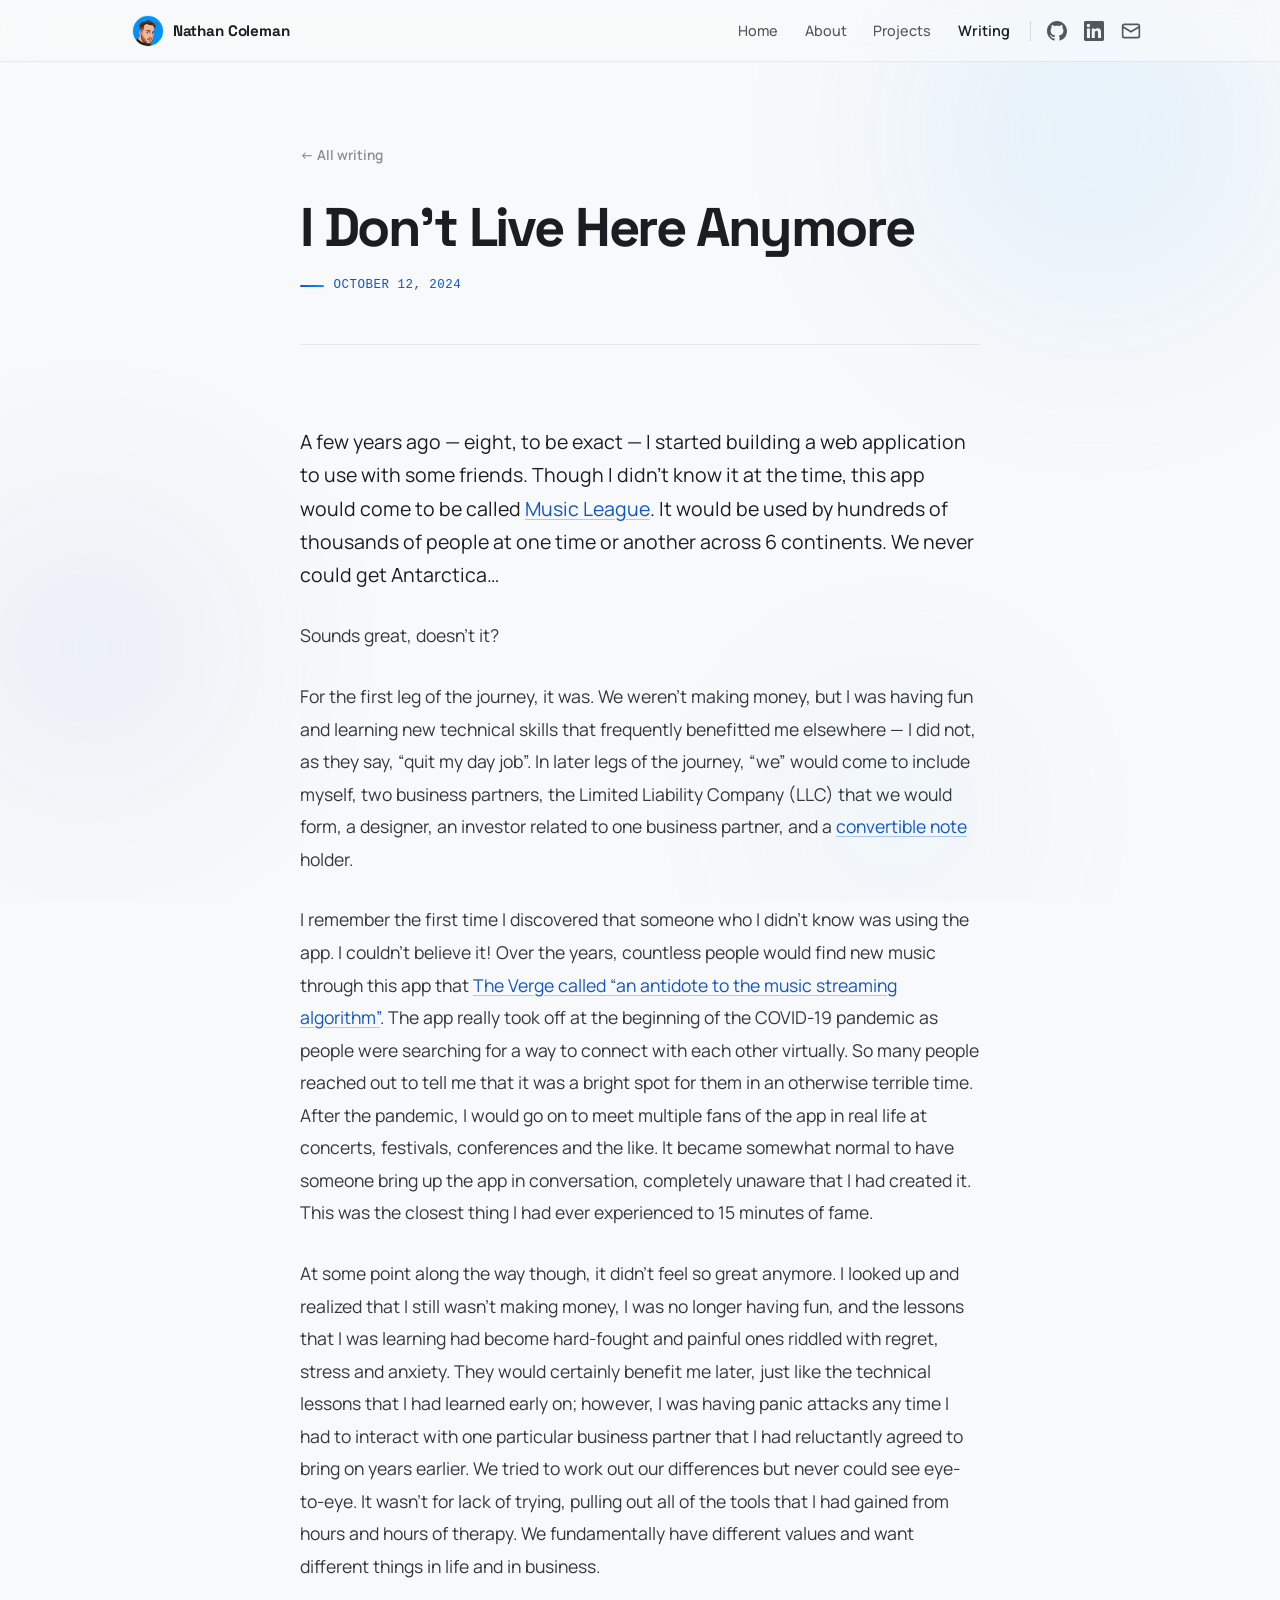
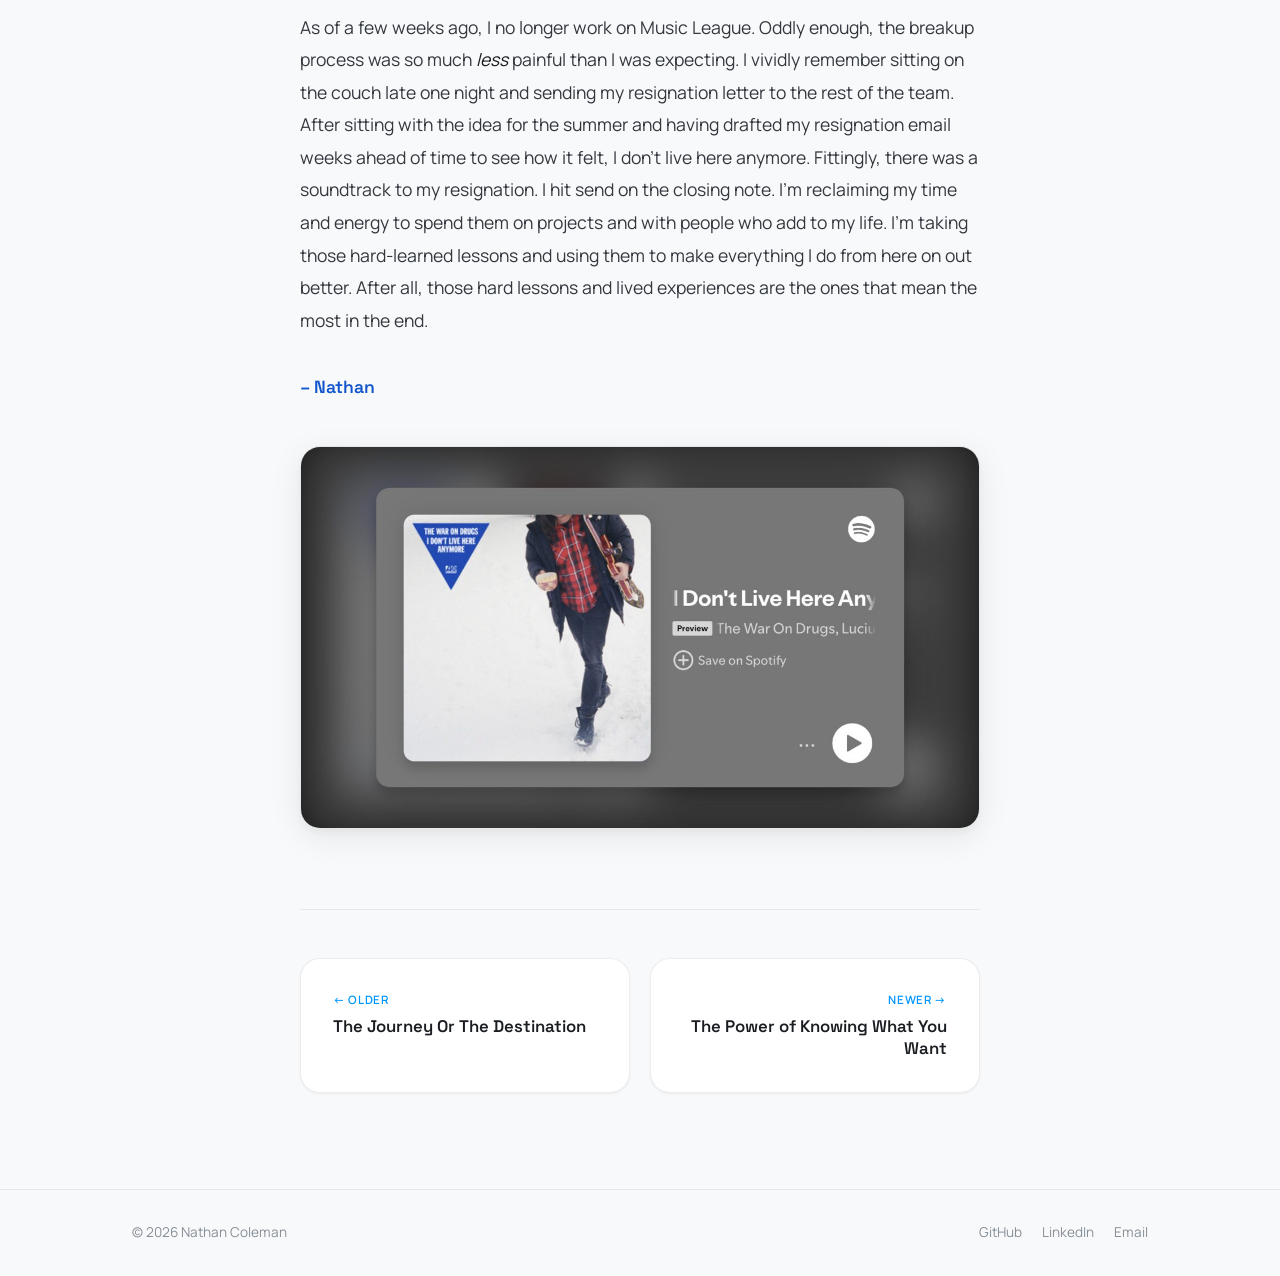
<file: writing/i-dont-live-here-anymore.html>
<!DOCTYPE html>
<html lang="en" class="no-js">
  <head>
    <meta charset="utf-8" />
    <meta name="viewport" content="width=device-width, initial-scale=1" />
    <title>I Don’t Live Here Anymore | Nathan Coleman</title>
    <meta
      name="description"
      content="Eight years ago I started building a web application to use with some friends. It would come to be called Music League."
    />
    <meta name="robots" content="index, follow" />
    <link rel="canonical" href="https://nathancoleman.dev/writing/i-dont-live-here-anymore.html" />
    <meta property="og:type" content="article" />
    <meta property="og:site_name" content="Nathan Coleman" />
    <meta property="og:title" content="I Don’t Live Here Anymore | Nathan Coleman" />
    <meta
      property="og:description"
      content="Eight years ago I started building a web application to use with some friends. It would come to be called Music League."
    />
    <meta property="og:url" content="https://nathancoleman.dev/writing/i-dont-live-here-anymore.html" />
    <meta name="twitter:card" content="summary" />
    <meta property="article:published_time" content="2024-10-12" />
    <script type="application/ld+json">
      {
        "@context": "https://schema.org",
        "@type": "BlogPosting",
        "headline": "I Don’t Live Here Anymore",
        "datePublished": "2024-10-12",
        "author": {
          "@type": "Person",
          "name": "Nathan Coleman",
          "url": "https://nathancoleman.dev/"
        },
        "url": "https://nathancoleman.dev/writing/i-dont-live-here-anymore.html"
      }
    </script>
    <link rel="icon" type="image/svg+xml" href="../favicon.svg" />
    <link rel="preconnect" href="https://fonts.googleapis.com" />
    <link rel="preconnect" href="https://fonts.gstatic.com" crossorigin />
    <link
      href="https://fonts.googleapis.com/css2?family=Manrope:wght@400;500;600;700&family=Space+Grotesk:wght@500;600;700&display=swap"
      rel="stylesheet"
    />
    <link rel="stylesheet" href="../styles.css" />
  </head>
  <body>
    <a class="skip-link" href="#main">Skip to content</a>

    <div class="bg-ambient" aria-hidden="true">
      <div class="blob blob-1"></div>
      <div class="blob blob-2"></div>
      <div class="blob blob-3"></div>
    </div>

    <header class="site-header">
      <nav class="nav-inner" aria-label="Primary">
        <a href="../index.html" class="nav-logo">
          <img
            class="logo-img"
            src="../images/nathan.png"
            alt="Nathan Coleman"
            width="32"
            height="32"
          />
          <span>Nathan Coleman</span>
        </a>
        <div class="nav-links">
          <div class="nav-pages" id="nav-menu">
            <a href="../index.html" class="nav-link">Home</a>
            <a href="../about.html" class="nav-link">About</a>
            <a href="../projects.html" class="nav-link">Projects</a>
            <a href="../writing.html" class="nav-link active">Writing</a>
          </div>
          <span class="nav-divider" aria-hidden="true"></span>
          <a
            href="https://github.com/nathancoleman"
            target="_blank"
            rel="noreferrer"
            class="nav-link nav-link--icon"
            aria-label="GitHub"
          >
            <svg width="20" height="20" viewBox="0 0 24 24" fill="currentColor" aria-hidden="true">
              <path
                d="M12 0C5.37 0 0 5.37 0 12c0 5.31 3.435 9.795 8.205 11.385.6.105.825-.255.825-.57 0-.285-.015-1.23-.015-2.235-3.015.555-3.795-.735-4.035-1.41-.135-.345-.72-1.41-1.23-1.695-.42-.225-1.02-.78-.015-.795.945-.015 1.62.87 1.845 1.23 1.08 1.815 2.805 1.305 3.495.99.105-.78.42-1.305.765-1.605-2.67-.3-5.46-1.335-5.46-5.925 0-1.305.465-2.385 1.23-3.225-.12-.3-.54-1.53.12-3.18 0 0 1.005-.315 3.3 1.23.96-.27 1.98-.405 3-.405s2.04.135 3 .405c2.295-1.56 3.3-1.23 3.3-1.23.66 1.65.24 2.88.12 3.18.765.84 1.23 1.905 1.23 3.225 0 4.605-2.805 5.625-5.475 5.925.435.375.81 1.095.81 2.22 0 1.605-.015 2.895-.015 3.3 0 .315.225.69.825.57A12.02 12.02 0 0 0 24 12c0-6.63-5.37-12-12-12Z"
              />
            </svg>
          </a>
          <a
            href="https://www.linkedin.com/in/nathandcoleman/"
            target="_blank"
            rel="noreferrer"
            class="nav-link nav-link--icon"
            aria-label="LinkedIn"
          >
            <svg width="20" height="20" viewBox="0 0 24 24" fill="currentColor" aria-hidden="true">
              <path
                d="M20.447 20.452h-3.554v-5.569c0-1.328-.027-3.037-1.852-3.037-1.853 0-2.136 1.445-2.136 2.939v5.667H9.351V9h3.414v1.561h.046c.477-.9 1.637-1.85 3.37-1.85 3.601 0 4.267 2.37 4.267 5.455v6.286ZM5.337 7.433a2.062 2.062 0 0 1-2.063-2.065 2.064 2.064 0 1 1 2.063 2.065Zm1.782 13.019H3.555V9h3.564v11.452ZM22.225 0H1.771C.792 0 0 .774 0 1.729v20.542C0 23.227.792 24 1.771 24h20.451C23.2 24 24 23.227 24 22.271V1.729C24 .774 23.2 0 22.222 0h.003Z"
              />
            </svg>
          </a>
          <a
            href="mailto:nathan.coleman@hey.com"
            class="nav-link nav-link--icon"
            aria-label="Email Nathan"
          >
            <svg
              width="20"
              height="20"
              viewBox="0 0 24 24"
              fill="none"
              stroke="currentColor"
              stroke-width="2"
              stroke-linecap="round"
              stroke-linejoin="round"
              aria-hidden="true"
            >
              <rect x="2" y="4" width="20" height="16" rx="2" />
              <path d="m2 7 10 6 10-6" />
            </svg>
          </a>
          <button
            class="nav-toggle"
            type="button"
            aria-expanded="false"
            aria-controls="nav-menu"
            aria-label="Open navigation menu"
          >
            <svg
              width="20"
              height="20"
              viewBox="0 0 24 24"
              fill="none"
              stroke="currentColor"
              stroke-width="2"
              stroke-linecap="round"
              aria-hidden="true"
            >
              <path d="M3 6h18M3 12h18M3 18h18" />
            </svg>
          </button>
        </div>
      </nav>
    </header>

    <main id="main" class="page-shell">
      <article class="post">
        <header class="post-header entrance">
          <a class="back-link" href="../writing.html">&larr; All writing</a>
          <h1 class="post-title">I Don’t Live Here Anymore</h1>
          <p class="post-meta">
            <time datetime="2024-10-12">October 12, 2024</time>
          </p>
        </header>

        <div class="prose entrance entrance-d1">
          <p>A few years ago &mdash; eight, to be exact &mdash; I started building a web application to use with some friends. Though I didn&rsquo;t know it at the time, this app would come to be called <a href="https://musicleague.com" target="_blank" rel="noreferrer">Music League</a>. It would be used by hundreds of thousands of people at one time or another across 6 continents. We never could get Antarctica&hellip;</p>
          <p>Sounds great, doesn't it?</p>
          <p>For the first leg of the journey, it was. We weren't making money, but I was having fun and learning new technical skills that frequently benefitted me elsewhere &mdash; I did not, as they say, &ldquo;quit my day job&rdquo;. In later legs of the journey, &ldquo;we&rdquo; would come to include myself, two business partners, the Limited Liability Company (LLC) that we would form, a designer, an investor related to one business partner, and a <a href="https://carta.com/learn/startups/fundraising/convertible-securities/" target="_blank" rel="noreferrer">convertible note</a> holder.</p>
          <p>I remember the first time I discovered that someone who I didn't know was using the app. I couldn't believe it! Over the years, countless people would find new music through this app that <a href="https://www.theverge.com/2024/4/18/24134059/music-league-spotify-algorithm-antidote" target="_blank" rel="noreferrer">The Verge called &ldquo;an antidote to the music streaming algorithm&rdquo;</a>. The app really took off at the beginning of the COVID-19 pandemic as people were searching for a way to connect with each other virtually. So many people reached out to tell me that it was a bright spot for them in an otherwise terrible time. After the pandemic, I would go on to meet multiple fans of the app in real life at concerts, festivals, conferences and the like. It became somewhat normal to have someone bring up the app in conversation, completely unaware that I had created it. This was the closest thing I had ever experienced to 15 minutes of fame.</p>
          <p>At some point along the way though, it didn't feel so great anymore. I looked up and realized that I still wasn't making money, I was no longer having fun, and the lessons that I was learning had become hard-fought and painful ones riddled with regret, stress and anxiety. They would certainly benefit me later, just like the technical lessons that I had learned early on; however, I was having panic attacks any time I had to interact with one particular business partner that I had reluctantly agreed to bring on years earlier. We tried to work out our differences but never could see eye-to-eye. It wasn't for lack of trying, pulling out all of the tools that I had gained from hours and hours of therapy. We fundamentally have different values and want different things in life and in business.</p>
          <p>As of a few weeks ago, I no longer work on Music League. Oddly enough, the breakup process was so much <em>less</em> painful than I was expecting. I vividly remember sitting on the couch late one night and sending my resignation letter to the rest of the team. After sitting with the idea for the summer and having drafted my resignation email weeks ahead of time to see how it felt, I don't live here anymore. Fittingly, there was a soundtrack to my resignation. I hit send on the closing note. I&rsquo;m reclaiming my time and energy to spend them on projects and with people who add to my life. I&rsquo;m taking those hard-learned lessons and using them to make everything I do from here on out better. After all, those hard lessons and lived experiences are the ones that mean the most in the end.</p>
          <p class="post-signoff">&ndash; Nathan</p>
          <figure>
            <img
              src="../images/writing/i-dont-live-here-anymore.jpg"
              alt="Spotify player showing &ldquo;I Don&rsquo;t Live Here Anymore&rdquo; by The War On Drugs"
              width="1200"
              height="675"
              loading="lazy"
              decoding="async"
            />
          </figure>
        </div>

        <nav class="post-nav" aria-label="More writing">
          <a class="post-nav-link" href="the-journey-or-the-destination.html">
            <span class="post-nav-dir">&larr; Older</span>
            <span class="post-nav-title">The Journey Or The Destination</span>
          </a>
          <a class="post-nav-link post-nav-link--next" href="the-power-of-knowing-what-you-want.html">
            <span class="post-nav-dir">Newer &rarr;</span>
            <span class="post-nav-title">The Power of Knowing What You Want</span>
          </a>
        </nav>
      </article>
    </main>

    <footer class="site-footer">
      <div class="footer-inner">
        <p>&copy; 2026 Nathan Coleman</p>
        <div class="footer-links">
          <a href="https://github.com/nathancoleman" target="_blank" rel="noreferrer"
            >GitHub</a
          >
          <a
            href="https://www.linkedin.com/in/nathandcoleman/"
            target="_blank"
            rel="noreferrer"
            >LinkedIn</a
          >
          <a href="mailto:nathan.coleman@hey.com">Email</a>
        </div>
      </div>
    </footer>

    <script src="../main.js"></script>
  </body>
</html>
</file>
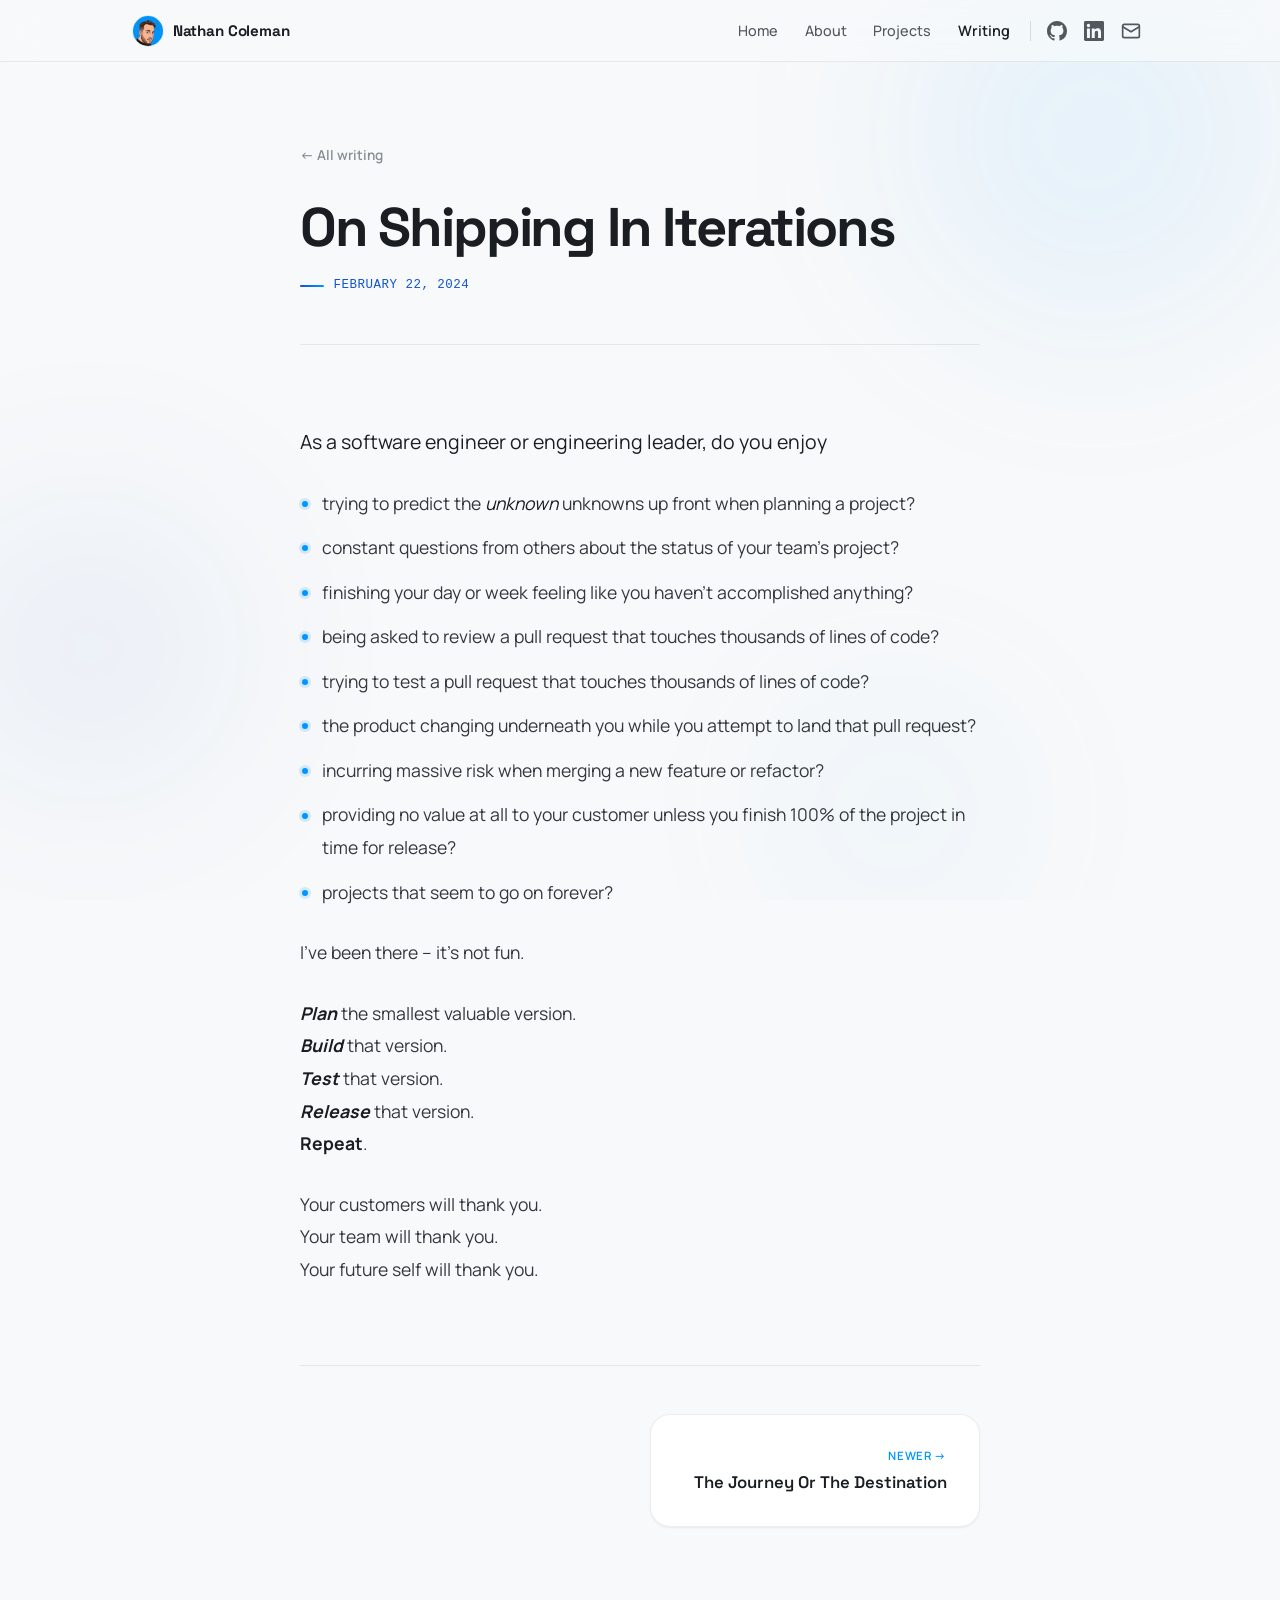
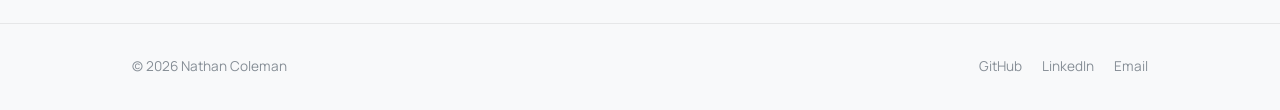
<file: writing/on-shipping-in-iterations.html>
<!DOCTYPE html>
<html lang="en" class="no-js">
  <head>
    <meta charset="utf-8" />
    <meta name="viewport" content="width=device-width, initial-scale=1" />
    <title>On Shipping In Iterations | Nathan Coleman</title>
    <meta
      name="description"
      content="Plan the smallest valuable version. Build it. Test it. Release it. Repeat."
    />
    <meta name="robots" content="index, follow" />
    <link rel="canonical" href="https://nathancoleman.dev/writing/on-shipping-in-iterations.html" />
    <meta property="og:type" content="article" />
    <meta property="og:site_name" content="Nathan Coleman" />
    <meta property="og:title" content="On Shipping In Iterations | Nathan Coleman" />
    <meta
      property="og:description"
      content="Plan the smallest valuable version. Build it. Test it. Release it. Repeat."
    />
    <meta property="og:url" content="https://nathancoleman.dev/writing/on-shipping-in-iterations.html" />
    <meta name="twitter:card" content="summary" />
    <meta property="article:published_time" content="2024-02-22" />
    <script type="application/ld+json">
      {
        "@context": "https://schema.org",
        "@type": "BlogPosting",
        "headline": "On Shipping In Iterations",
        "datePublished": "2024-02-22",
        "author": {
          "@type": "Person",
          "name": "Nathan Coleman",
          "url": "https://nathancoleman.dev/"
        },
        "url": "https://nathancoleman.dev/writing/on-shipping-in-iterations.html"
      }
    </script>
    <link rel="icon" type="image/svg+xml" href="../favicon.svg" />
    <link rel="preconnect" href="https://fonts.googleapis.com" />
    <link rel="preconnect" href="https://fonts.gstatic.com" crossorigin />
    <link
      href="https://fonts.googleapis.com/css2?family=Manrope:wght@400;500;600;700&family=Space+Grotesk:wght@500;600;700&display=swap"
      rel="stylesheet"
    />
    <link rel="stylesheet" href="../styles.css" />
  </head>
  <body>
    <a class="skip-link" href="#main">Skip to content</a>

    <div class="bg-ambient" aria-hidden="true">
      <div class="blob blob-1"></div>
      <div class="blob blob-2"></div>
      <div class="blob blob-3"></div>
    </div>

    <header class="site-header">
      <nav class="nav-inner" aria-label="Primary">
        <a href="../index.html" class="nav-logo">
          <img
            class="logo-img"
            src="../images/nathan.png"
            alt="Nathan Coleman"
            width="32"
            height="32"
          />
          <span>Nathan Coleman</span>
        </a>
        <div class="nav-links">
          <div class="nav-pages" id="nav-menu">
            <a href="../index.html" class="nav-link">Home</a>
            <a href="../about.html" class="nav-link">About</a>
            <a href="../projects.html" class="nav-link">Projects</a>
            <a href="../writing.html" class="nav-link active">Writing</a>
          </div>
          <span class="nav-divider" aria-hidden="true"></span>
          <a
            href="https://github.com/nathancoleman"
            target="_blank"
            rel="noreferrer"
            class="nav-link nav-link--icon"
            aria-label="GitHub"
          >
            <svg width="20" height="20" viewBox="0 0 24 24" fill="currentColor" aria-hidden="true">
              <path
                d="M12 0C5.37 0 0 5.37 0 12c0 5.31 3.435 9.795 8.205 11.385.6.105.825-.255.825-.57 0-.285-.015-1.23-.015-2.235-3.015.555-3.795-.735-4.035-1.41-.135-.345-.72-1.41-1.23-1.695-.42-.225-1.02-.78-.015-.795.945-.015 1.62.87 1.845 1.23 1.08 1.815 2.805 1.305 3.495.99.105-.78.42-1.305.765-1.605-2.67-.3-5.46-1.335-5.46-5.925 0-1.305.465-2.385 1.23-3.225-.12-.3-.54-1.53.12-3.18 0 0 1.005-.315 3.3 1.23.96-.27 1.98-.405 3-.405s2.04.135 3 .405c2.295-1.56 3.3-1.23 3.3-1.23.66 1.65.24 2.88.12 3.18.765.84 1.23 1.905 1.23 3.225 0 4.605-2.805 5.625-5.475 5.925.435.375.81 1.095.81 2.22 0 1.605-.015 2.895-.015 3.3 0 .315.225.69.825.57A12.02 12.02 0 0 0 24 12c0-6.63-5.37-12-12-12Z"
              />
            </svg>
          </a>
          <a
            href="https://www.linkedin.com/in/nathandcoleman/"
            target="_blank"
            rel="noreferrer"
            class="nav-link nav-link--icon"
            aria-label="LinkedIn"
          >
            <svg width="20" height="20" viewBox="0 0 24 24" fill="currentColor" aria-hidden="true">
              <path
                d="M20.447 20.452h-3.554v-5.569c0-1.328-.027-3.037-1.852-3.037-1.853 0-2.136 1.445-2.136 2.939v5.667H9.351V9h3.414v1.561h.046c.477-.9 1.637-1.85 3.37-1.85 3.601 0 4.267 2.37 4.267 5.455v6.286ZM5.337 7.433a2.062 2.062 0 0 1-2.063-2.065 2.064 2.064 0 1 1 2.063 2.065Zm1.782 13.019H3.555V9h3.564v11.452ZM22.225 0H1.771C.792 0 0 .774 0 1.729v20.542C0 23.227.792 24 1.771 24h20.451C23.2 24 24 23.227 24 22.271V1.729C24 .774 23.2 0 22.222 0h.003Z"
              />
            </svg>
          </a>
          <a
            href="mailto:nathan.coleman@hey.com"
            class="nav-link nav-link--icon"
            aria-label="Email Nathan"
          >
            <svg
              width="20"
              height="20"
              viewBox="0 0 24 24"
              fill="none"
              stroke="currentColor"
              stroke-width="2"
              stroke-linecap="round"
              stroke-linejoin="round"
              aria-hidden="true"
            >
              <rect x="2" y="4" width="20" height="16" rx="2" />
              <path d="m2 7 10 6 10-6" />
            </svg>
          </a>
          <button
            class="nav-toggle"
            type="button"
            aria-expanded="false"
            aria-controls="nav-menu"
            aria-label="Open navigation menu"
          >
            <svg
              width="20"
              height="20"
              viewBox="0 0 24 24"
              fill="none"
              stroke="currentColor"
              stroke-width="2"
              stroke-linecap="round"
              aria-hidden="true"
            >
              <path d="M3 6h18M3 12h18M3 18h18" />
            </svg>
          </button>
        </div>
      </nav>
    </header>

    <main id="main" class="page-shell">
      <article class="post">
        <header class="post-header entrance">
          <a class="back-link" href="../writing.html">&larr; All writing</a>
          <h1 class="post-title">On Shipping In Iterations</h1>
          <p class="post-meta">
            <time datetime="2024-02-22">February 22, 2024</time>
          </p>
        </header>

        <div class="prose entrance entrance-d1">
          <p>As a software engineer or engineering leader, do you enjoy</p>
          <ul>
            <li>trying to predict the <em>unknown</em> unknowns up front when planning a project?</li>
            <li>constant questions from others about the status of your team's project?</li>
            <li>finishing your day or week feeling like you haven't accomplished anything?</li>
            <li>being asked to review a pull request that touches thousands of lines of code?</li>
            <li>trying to test a pull request that touches thousands of lines of code?</li>
            <li>the product changing underneath you while you attempt to land that pull request?</li>
            <li>incurring massive risk when merging a new feature or refactor?</li>
            <li>providing no value at all to your customer unless you finish 100% of the project in time for release?</li>
            <li>projects that seem to go on forever?</li>
          </ul>
          <p>I've been there &ndash; it's not fun.</p>
          <p>
            <strong><em>Plan</em></strong> the smallest valuable version.<br />
            <strong><em>Build</em></strong> that version.<br />
            <strong><em>Test</em></strong> that version.<br />
            <strong><em>Release</em></strong> that version.<br />
            <strong>Repeat</strong>.
          </p>
          <p>
            Your customers will thank you.<br />
            Your team will thank you.<br />
            Your future self will thank you.
          </p>
        </div>

        <nav class="post-nav" aria-label="More writing">
          <span></span>
          <a class="post-nav-link post-nav-link--next" href="the-journey-or-the-destination.html">
            <span class="post-nav-dir">Newer &rarr;</span>
            <span class="post-nav-title">The Journey Or The Destination</span>
          </a>
        </nav>
      </article>
    </main>

    <footer class="site-footer">
      <div class="footer-inner">
        <p>&copy; 2026 Nathan Coleman</p>
        <div class="footer-links">
          <a href="https://github.com/nathancoleman" target="_blank" rel="noreferrer"
            >GitHub</a
          >
          <a
            href="https://www.linkedin.com/in/nathandcoleman/"
            target="_blank"
            rel="noreferrer"
            >LinkedIn</a
          >
          <a href="mailto:nathan.coleman@hey.com">Email</a>
        </div>
      </div>
    </footer>

    <script src="../main.js"></script>
  </body>
</html>
</file>
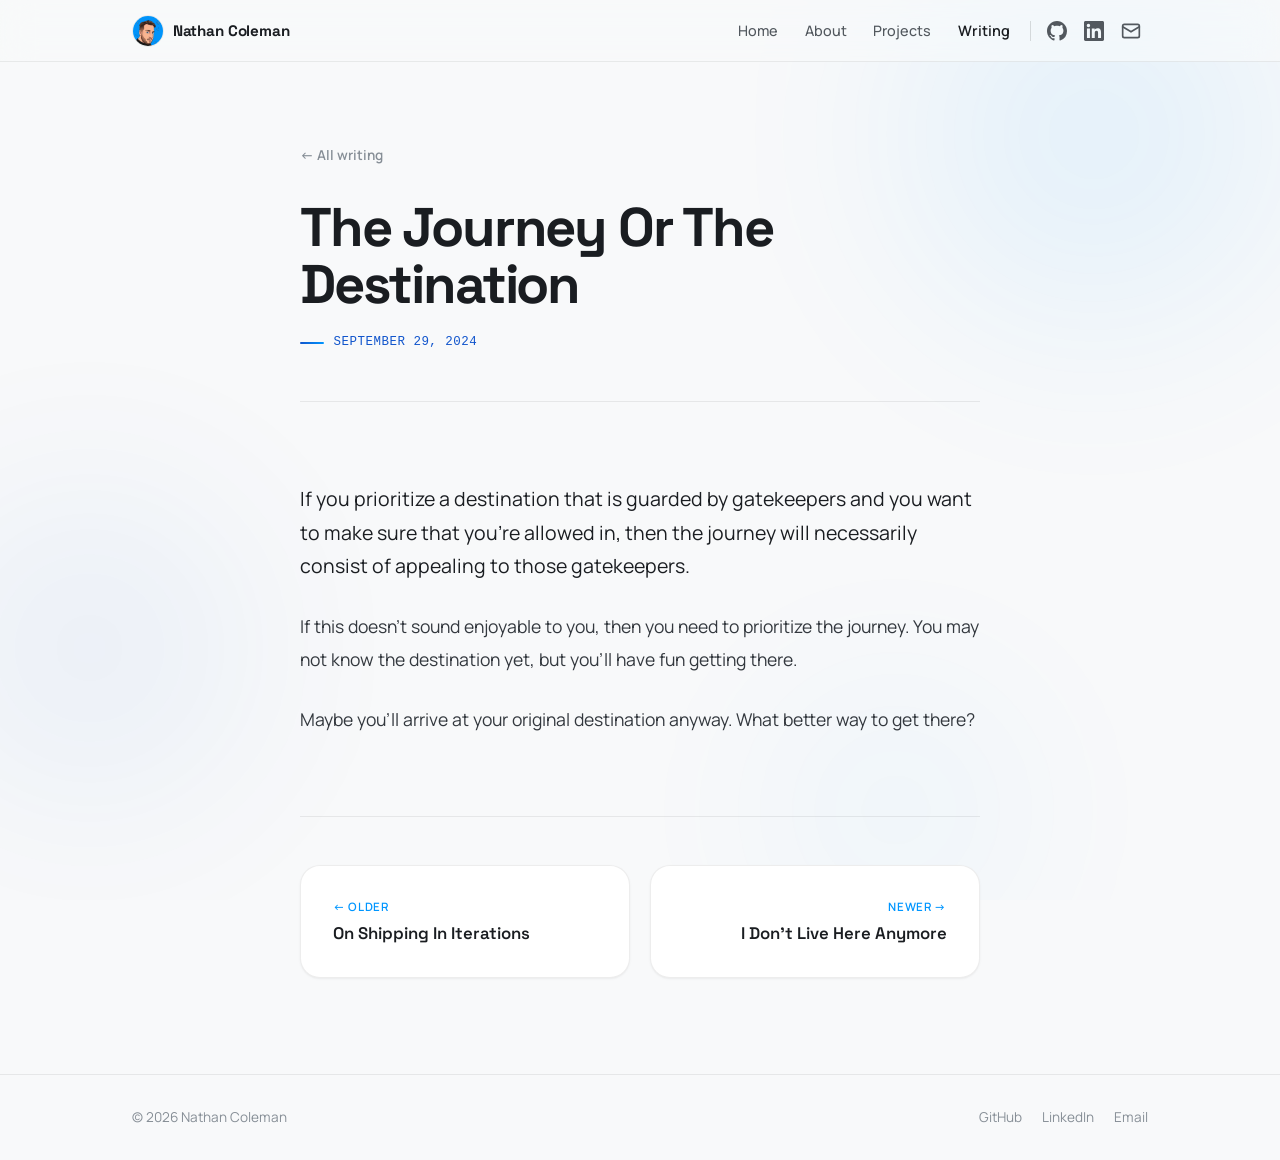
<file: writing/the-journey-or-the-destination.html>
<!DOCTYPE html>
<html lang="en" class="no-js">
  <head>
    <meta charset="utf-8" />
    <meta name="viewport" content="width=device-width, initial-scale=1" />
    <title>The Journey Or The Destination | Nathan Coleman</title>
    <meta
      name="description"
      content="If you prioritize a destination that is guarded by gatekeepers, the journey will necessarily consist of appealing to those gatekeepers."
    />
    <meta name="robots" content="index, follow" />
    <link rel="canonical" href="https://nathancoleman.dev/writing/the-journey-or-the-destination.html" />
    <meta property="og:type" content="article" />
    <meta property="og:site_name" content="Nathan Coleman" />
    <meta property="og:title" content="The Journey Or The Destination | Nathan Coleman" />
    <meta
      property="og:description"
      content="If you prioritize a destination that is guarded by gatekeepers, the journey will necessarily consist of appealing to those gatekeepers."
    />
    <meta property="og:url" content="https://nathancoleman.dev/writing/the-journey-or-the-destination.html" />
    <meta name="twitter:card" content="summary" />
    <meta property="article:published_time" content="2024-09-29" />
    <script type="application/ld+json">
      {
        "@context": "https://schema.org",
        "@type": "BlogPosting",
        "headline": "The Journey Or The Destination",
        "datePublished": "2024-09-29",
        "author": {
          "@type": "Person",
          "name": "Nathan Coleman",
          "url": "https://nathancoleman.dev/"
        },
        "url": "https://nathancoleman.dev/writing/the-journey-or-the-destination.html"
      }
    </script>
    <link rel="icon" type="image/svg+xml" href="../favicon.svg" />
    <link rel="preconnect" href="https://fonts.googleapis.com" />
    <link rel="preconnect" href="https://fonts.gstatic.com" crossorigin />
    <link
      href="https://fonts.googleapis.com/css2?family=Manrope:wght@400;500;600;700&family=Space+Grotesk:wght@500;600;700&display=swap"
      rel="stylesheet"
    />
    <link rel="stylesheet" href="../styles.css" />
  </head>
  <body>
    <a class="skip-link" href="#main">Skip to content</a>

    <div class="bg-ambient" aria-hidden="true">
      <div class="blob blob-1"></div>
      <div class="blob blob-2"></div>
      <div class="blob blob-3"></div>
    </div>

    <header class="site-header">
      <nav class="nav-inner" aria-label="Primary">
        <a href="../index.html" class="nav-logo">
          <img
            class="logo-img"
            src="../images/nathan.png"
            alt="Nathan Coleman"
            width="32"
            height="32"
          />
          <span>Nathan Coleman</span>
        </a>
        <div class="nav-links">
          <div class="nav-pages" id="nav-menu">
            <a href="../index.html" class="nav-link">Home</a>
            <a href="../about.html" class="nav-link">About</a>
            <a href="../projects.html" class="nav-link">Projects</a>
            <a href="../writing.html" class="nav-link active">Writing</a>
          </div>
          <span class="nav-divider" aria-hidden="true"></span>
          <a
            href="https://github.com/nathancoleman"
            target="_blank"
            rel="noreferrer"
            class="nav-link nav-link--icon"
            aria-label="GitHub"
          >
            <svg width="20" height="20" viewBox="0 0 24 24" fill="currentColor" aria-hidden="true">
              <path
                d="M12 0C5.37 0 0 5.37 0 12c0 5.31 3.435 9.795 8.205 11.385.6.105.825-.255.825-.57 0-.285-.015-1.23-.015-2.235-3.015.555-3.795-.735-4.035-1.41-.135-.345-.72-1.41-1.23-1.695-.42-.225-1.02-.78-.015-.795.945-.015 1.62.87 1.845 1.23 1.08 1.815 2.805 1.305 3.495.99.105-.78.42-1.305.765-1.605-2.67-.3-5.46-1.335-5.46-5.925 0-1.305.465-2.385 1.23-3.225-.12-.3-.54-1.53.12-3.18 0 0 1.005-.315 3.3 1.23.96-.27 1.98-.405 3-.405s2.04.135 3 .405c2.295-1.56 3.3-1.23 3.3-1.23.66 1.65.24 2.88.12 3.18.765.84 1.23 1.905 1.23 3.225 0 4.605-2.805 5.625-5.475 5.925.435.375.81 1.095.81 2.22 0 1.605-.015 2.895-.015 3.3 0 .315.225.69.825.57A12.02 12.02 0 0 0 24 12c0-6.63-5.37-12-12-12Z"
              />
            </svg>
          </a>
          <a
            href="https://www.linkedin.com/in/nathandcoleman/"
            target="_blank"
            rel="noreferrer"
            class="nav-link nav-link--icon"
            aria-label="LinkedIn"
          >
            <svg width="20" height="20" viewBox="0 0 24 24" fill="currentColor" aria-hidden="true">
              <path
                d="M20.447 20.452h-3.554v-5.569c0-1.328-.027-3.037-1.852-3.037-1.853 0-2.136 1.445-2.136 2.939v5.667H9.351V9h3.414v1.561h.046c.477-.9 1.637-1.85 3.37-1.85 3.601 0 4.267 2.37 4.267 5.455v6.286ZM5.337 7.433a2.062 2.062 0 0 1-2.063-2.065 2.064 2.064 0 1 1 2.063 2.065Zm1.782 13.019H3.555V9h3.564v11.452ZM22.225 0H1.771C.792 0 0 .774 0 1.729v20.542C0 23.227.792 24 1.771 24h20.451C23.2 24 24 23.227 24 22.271V1.729C24 .774 23.2 0 22.222 0h.003Z"
              />
            </svg>
          </a>
          <a
            href="mailto:nathan.coleman@hey.com"
            class="nav-link nav-link--icon"
            aria-label="Email Nathan"
          >
            <svg
              width="20"
              height="20"
              viewBox="0 0 24 24"
              fill="none"
              stroke="currentColor"
              stroke-width="2"
              stroke-linecap="round"
              stroke-linejoin="round"
              aria-hidden="true"
            >
              <rect x="2" y="4" width="20" height="16" rx="2" />
              <path d="m2 7 10 6 10-6" />
            </svg>
          </a>
          <button
            class="nav-toggle"
            type="button"
            aria-expanded="false"
            aria-controls="nav-menu"
            aria-label="Open navigation menu"
          >
            <svg
              width="20"
              height="20"
              viewBox="0 0 24 24"
              fill="none"
              stroke="currentColor"
              stroke-width="2"
              stroke-linecap="round"
              aria-hidden="true"
            >
              <path d="M3 6h18M3 12h18M3 18h18" />
            </svg>
          </button>
        </div>
      </nav>
    </header>

    <main id="main" class="page-shell">
      <article class="post">
        <header class="post-header entrance">
          <a class="back-link" href="../writing.html">&larr; All writing</a>
          <h1 class="post-title">The Journey Or The Destination</h1>
          <p class="post-meta">
            <time datetime="2024-09-29">September 29, 2024</time>
          </p>
        </header>

        <div class="prose entrance entrance-d1">
          <p>If you prioritize a destination that is guarded by gatekeepers and you want to make sure that you&rsquo;re allowed in, then the journey will necessarily consist of appealing to those gatekeepers.</p>
          <p>If this doesn&rsquo;t sound enjoyable to you, then you need to prioritize the journey. You may not know the destination yet, but you&rsquo;ll have fun getting there.</p>
          <p>Maybe you&rsquo;ll arrive at your original destination anyway. What better way to get there?</p>
        </div>

        <nav class="post-nav" aria-label="More writing">
          <a class="post-nav-link" href="on-shipping-in-iterations.html">
            <span class="post-nav-dir">&larr; Older</span>
            <span class="post-nav-title">On Shipping In Iterations</span>
          </a>
          <a class="post-nav-link post-nav-link--next" href="i-dont-live-here-anymore.html">
            <span class="post-nav-dir">Newer &rarr;</span>
            <span class="post-nav-title">I Don’t Live Here Anymore</span>
          </a>
        </nav>
      </article>
    </main>

    <footer class="site-footer">
      <div class="footer-inner">
        <p>&copy; 2026 Nathan Coleman</p>
        <div class="footer-links">
          <a href="https://github.com/nathancoleman" target="_blank" rel="noreferrer"
            >GitHub</a
          >
          <a
            href="https://www.linkedin.com/in/nathandcoleman/"
            target="_blank"
            rel="noreferrer"
            >LinkedIn</a
          >
          <a href="mailto:nathan.coleman@hey.com">Email</a>
        </div>
      </div>
    </footer>

    <script src="../main.js"></script>
  </body>
</html>
</file>
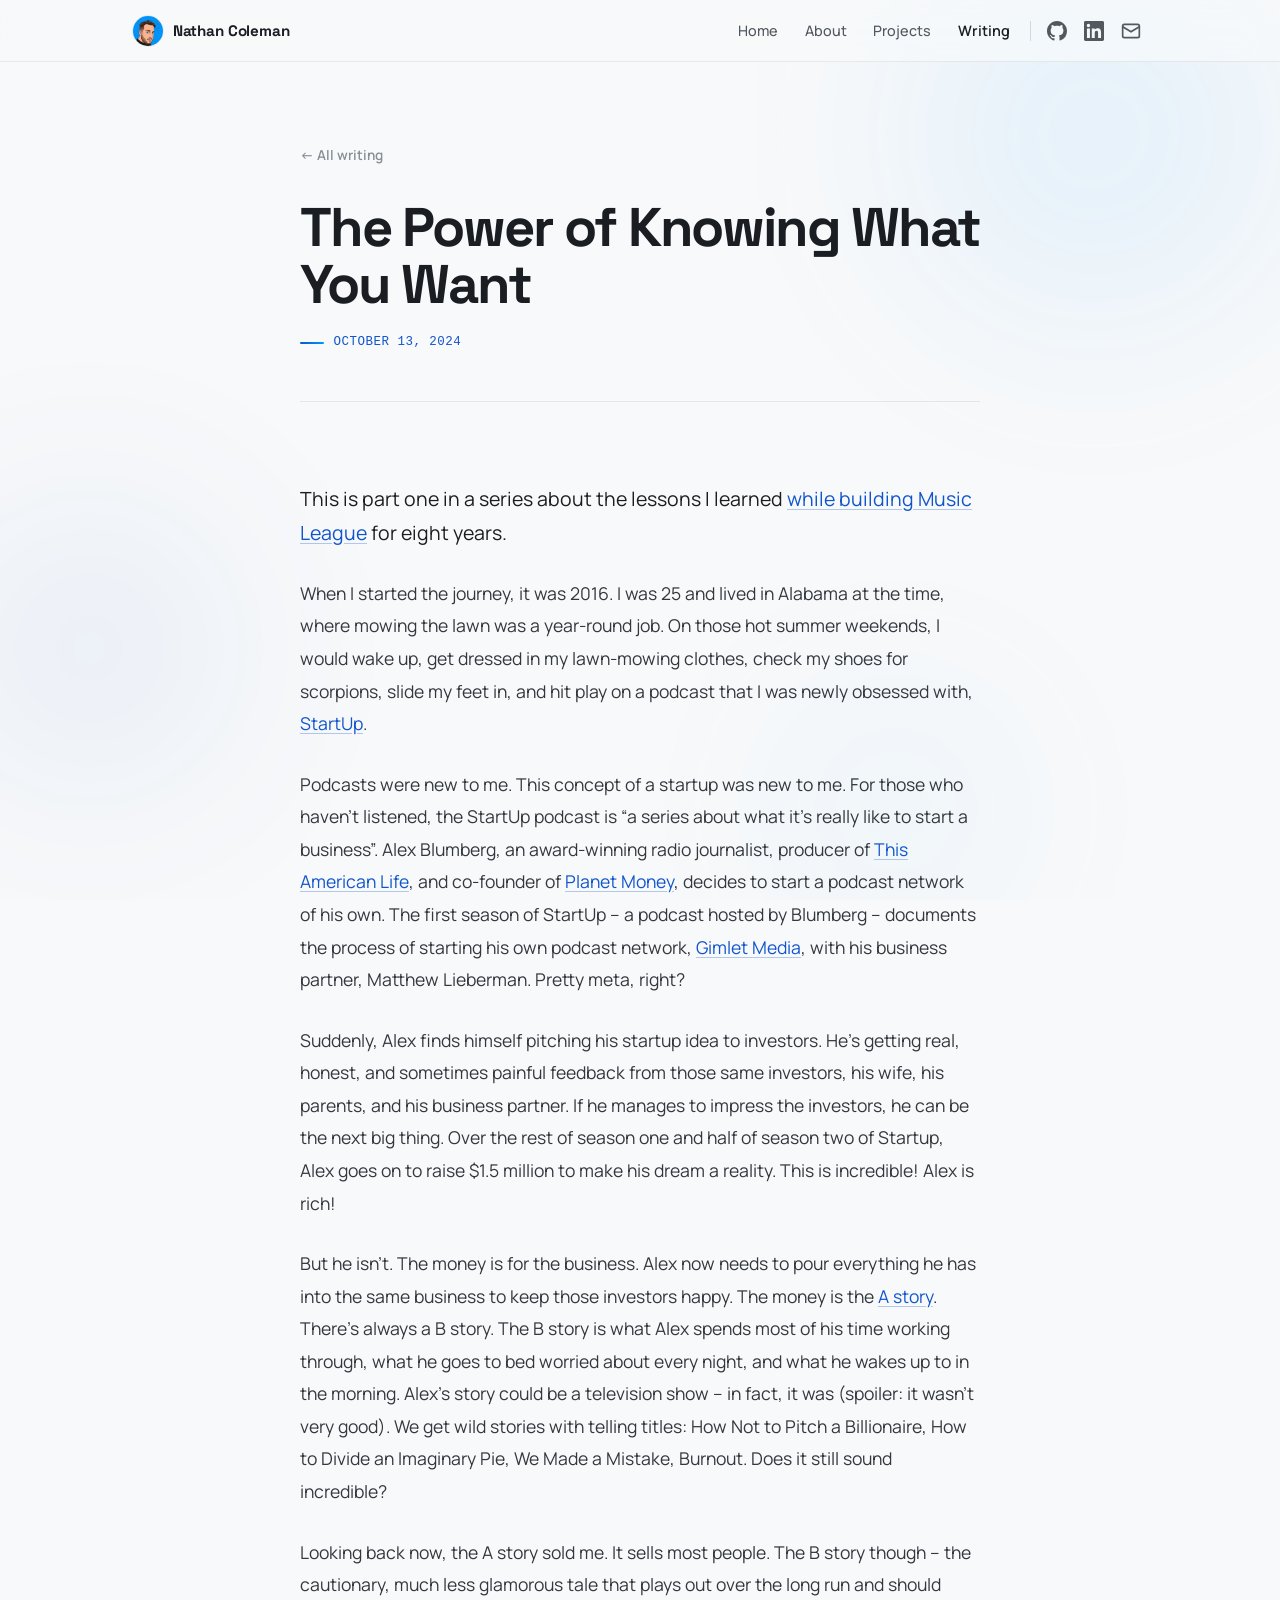
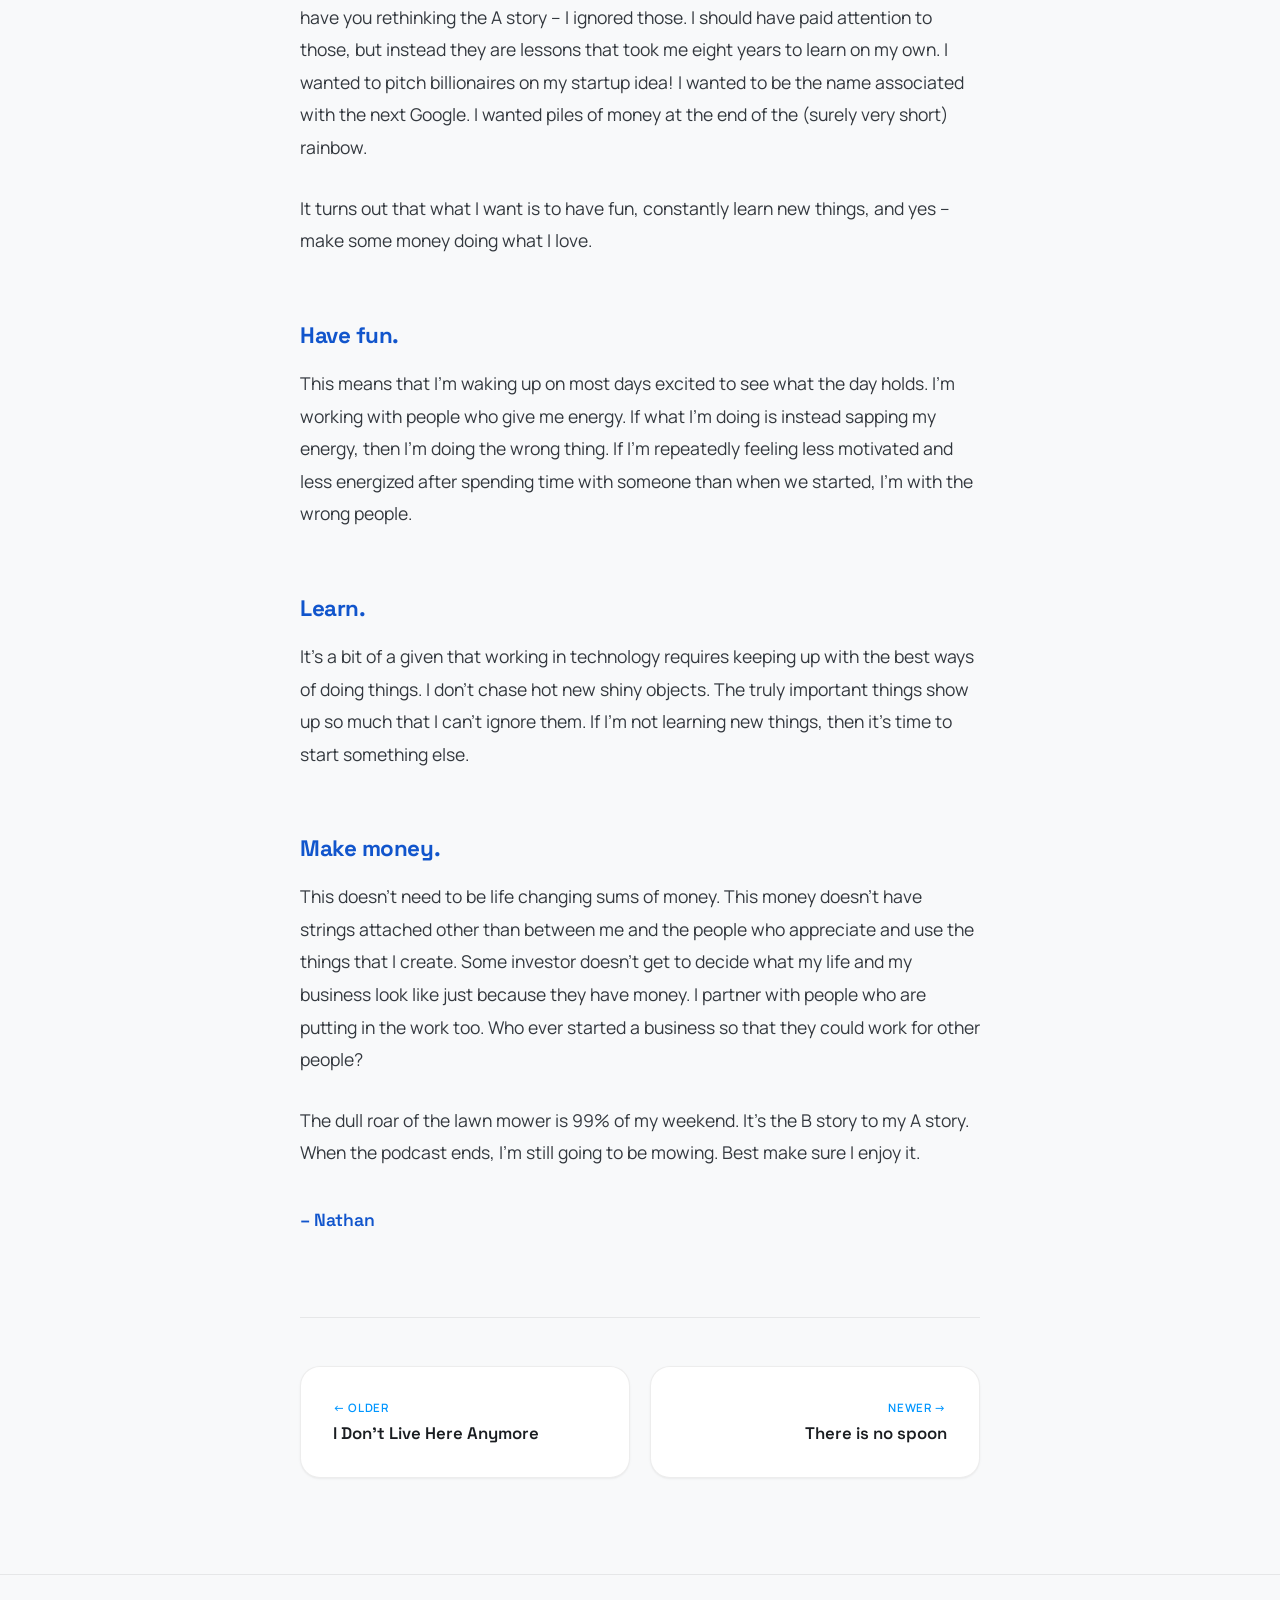
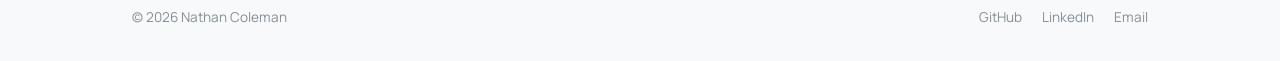
<file: writing/the-power-of-knowing-what-you-want.html>
<!DOCTYPE html>
<html lang="en" class="no-js">
  <head>
    <meta charset="utf-8" />
    <meta name="viewport" content="width=device-width, initial-scale=1" />
    <title>The Power of Knowing What You Want | Nathan Coleman</title>
    <meta
      name="description"
      content="Part one in a series about the lessons I learned while building Music League for eight years."
    />
    <meta name="robots" content="index, follow" />
    <link rel="canonical" href="https://nathancoleman.dev/writing/the-power-of-knowing-what-you-want.html" />
    <meta property="og:type" content="article" />
    <meta property="og:site_name" content="Nathan Coleman" />
    <meta property="og:title" content="The Power of Knowing What You Want | Nathan Coleman" />
    <meta
      property="og:description"
      content="Part one in a series about the lessons I learned while building Music League for eight years."
    />
    <meta property="og:url" content="https://nathancoleman.dev/writing/the-power-of-knowing-what-you-want.html" />
    <meta name="twitter:card" content="summary" />
    <meta property="article:published_time" content="2024-10-13" />
    <script type="application/ld+json">
      {
        "@context": "https://schema.org",
        "@type": "BlogPosting",
        "headline": "The Power of Knowing What You Want",
        "datePublished": "2024-10-13",
        "author": {
          "@type": "Person",
          "name": "Nathan Coleman",
          "url": "https://nathancoleman.dev/"
        },
        "url": "https://nathancoleman.dev/writing/the-power-of-knowing-what-you-want.html"
      }
    </script>
    <link rel="icon" type="image/svg+xml" href="../favicon.svg" />
    <link rel="preconnect" href="https://fonts.googleapis.com" />
    <link rel="preconnect" href="https://fonts.gstatic.com" crossorigin />
    <link
      href="https://fonts.googleapis.com/css2?family=Manrope:wght@400;500;600;700&family=Space+Grotesk:wght@500;600;700&display=swap"
      rel="stylesheet"
    />
    <link rel="stylesheet" href="../styles.css" />
  </head>
  <body>
    <a class="skip-link" href="#main">Skip to content</a>

    <div class="bg-ambient" aria-hidden="true">
      <div class="blob blob-1"></div>
      <div class="blob blob-2"></div>
      <div class="blob blob-3"></div>
    </div>

    <header class="site-header">
      <nav class="nav-inner" aria-label="Primary">
        <a href="../index.html" class="nav-logo">
          <img
            class="logo-img"
            src="../images/nathan.png"
            alt="Nathan Coleman"
            width="32"
            height="32"
          />
          <span>Nathan Coleman</span>
        </a>
        <div class="nav-links">
          <div class="nav-pages" id="nav-menu">
            <a href="../index.html" class="nav-link">Home</a>
            <a href="../about.html" class="nav-link">About</a>
            <a href="../projects.html" class="nav-link">Projects</a>
            <a href="../writing.html" class="nav-link active">Writing</a>
          </div>
          <span class="nav-divider" aria-hidden="true"></span>
          <a
            href="https://github.com/nathancoleman"
            target="_blank"
            rel="noreferrer"
            class="nav-link nav-link--icon"
            aria-label="GitHub"
          >
            <svg width="20" height="20" viewBox="0 0 24 24" fill="currentColor" aria-hidden="true">
              <path
                d="M12 0C5.37 0 0 5.37 0 12c0 5.31 3.435 9.795 8.205 11.385.6.105.825-.255.825-.57 0-.285-.015-1.23-.015-2.235-3.015.555-3.795-.735-4.035-1.41-.135-.345-.72-1.41-1.23-1.695-.42-.225-1.02-.78-.015-.795.945-.015 1.62.87 1.845 1.23 1.08 1.815 2.805 1.305 3.495.99.105-.78.42-1.305.765-1.605-2.67-.3-5.46-1.335-5.46-5.925 0-1.305.465-2.385 1.23-3.225-.12-.3-.54-1.53.12-3.18 0 0 1.005-.315 3.3 1.23.96-.27 1.98-.405 3-.405s2.04.135 3 .405c2.295-1.56 3.3-1.23 3.3-1.23.66 1.65.24 2.88.12 3.18.765.84 1.23 1.905 1.23 3.225 0 4.605-2.805 5.625-5.475 5.925.435.375.81 1.095.81 2.22 0 1.605-.015 2.895-.015 3.3 0 .315.225.69.825.57A12.02 12.02 0 0 0 24 12c0-6.63-5.37-12-12-12Z"
              />
            </svg>
          </a>
          <a
            href="https://www.linkedin.com/in/nathandcoleman/"
            target="_blank"
            rel="noreferrer"
            class="nav-link nav-link--icon"
            aria-label="LinkedIn"
          >
            <svg width="20" height="20" viewBox="0 0 24 24" fill="currentColor" aria-hidden="true">
              <path
                d="M20.447 20.452h-3.554v-5.569c0-1.328-.027-3.037-1.852-3.037-1.853 0-2.136 1.445-2.136 2.939v5.667H9.351V9h3.414v1.561h.046c.477-.9 1.637-1.85 3.37-1.85 3.601 0 4.267 2.37 4.267 5.455v6.286ZM5.337 7.433a2.062 2.062 0 0 1-2.063-2.065 2.064 2.064 0 1 1 2.063 2.065Zm1.782 13.019H3.555V9h3.564v11.452ZM22.225 0H1.771C.792 0 0 .774 0 1.729v20.542C0 23.227.792 24 1.771 24h20.451C23.2 24 24 23.227 24 22.271V1.729C24 .774 23.2 0 22.222 0h.003Z"
              />
            </svg>
          </a>
          <a
            href="mailto:nathan.coleman@hey.com"
            class="nav-link nav-link--icon"
            aria-label="Email Nathan"
          >
            <svg
              width="20"
              height="20"
              viewBox="0 0 24 24"
              fill="none"
              stroke="currentColor"
              stroke-width="2"
              stroke-linecap="round"
              stroke-linejoin="round"
              aria-hidden="true"
            >
              <rect x="2" y="4" width="20" height="16" rx="2" />
              <path d="m2 7 10 6 10-6" />
            </svg>
          </a>
          <button
            class="nav-toggle"
            type="button"
            aria-expanded="false"
            aria-controls="nav-menu"
            aria-label="Open navigation menu"
          >
            <svg
              width="20"
              height="20"
              viewBox="0 0 24 24"
              fill="none"
              stroke="currentColor"
              stroke-width="2"
              stroke-linecap="round"
              aria-hidden="true"
            >
              <path d="M3 6h18M3 12h18M3 18h18" />
            </svg>
          </button>
        </div>
      </nav>
    </header>

    <main id="main" class="page-shell">
      <article class="post">
        <header class="post-header entrance">
          <a class="back-link" href="../writing.html">&larr; All writing</a>
          <h1 class="post-title">The Power of Knowing What You Want</h1>
          <p class="post-meta">
            <time datetime="2024-10-13">October 13, 2024</time>
          </p>
        </header>

        <div class="prose entrance entrance-d1">
          <p>This is part one in a series about the lessons I learned <a href="i-dont-live-here-anymore.html">while building Music League</a> for eight years.</p>
          <p>When I started the journey, it was 2016. I was 25 and lived in Alabama at the time, where mowing the lawn was a year-round job. On those hot summer weekends, I would wake up, get dressed in my lawn-mowing clothes, check my shoes for scorpions, slide my feet in, and hit play on a podcast that I was newly obsessed with, <a href="https://open.spotify.com/show/5CnDmMUG0S5bSSw612fs8C" target="_blank" rel="noreferrer">StartUp</a>.</p>
          <p>Podcasts were new to me. This concept of a startup was new to me. For those who haven't listened, the StartUp podcast is &ldquo;a series about what it's really like to start a business&rdquo;. Alex Blumberg, an award-winning radio journalist, producer of <a href="https://www.thisamericanlife.org/" target="_blank" rel="noreferrer">This American Life</a>, and co-founder of <a href="https://www.npr.org/podcasts/510289/planet-money" target="_blank" rel="noreferrer">Planet Money</a>, decides to start a podcast network of his own. The first season of StartUp &ndash; a podcast hosted by Blumberg &ndash; documents the process of starting his own podcast network, <a href="https://en.wikipedia.org/wiki/Gimlet_Media" target="_blank" rel="noreferrer">Gimlet Media</a>, with his business partner, Matthew Lieberman. Pretty meta, right?</p>
          <p>Suddenly, Alex finds himself pitching his startup idea to investors. He's getting real, honest, and sometimes painful feedback from those same investors, his wife, his parents, and his business partner. If he manages to impress the investors, he can be the next big thing. Over the rest of season one and half of season two of Startup, Alex goes on to raise $1.5 million to make his dream a reality. This is incredible! Alex is rich!</p>
          <p>But he isn't. The money is for the business. Alex now needs to pour everything he has into the same business to keep those investors happy. The money is the <a href="https://lexwritesandedits.com/a-story-and-b-story-explained/" target="_blank" rel="noreferrer">A story</a>. There's always a B story. The B story is what Alex spends most of his time working through, what he goes to bed worried about every night, and what he wakes up to in the morning. Alex's story could be a television show &ndash; in fact, it was (spoiler: it wasn't very good). We get wild stories with telling titles: How Not to Pitch a Billionaire, How to Divide an Imaginary Pie, We Made a Mistake, Burnout. Does it still sound incredible?</p>
          <p>Looking back now, the A story sold me. It sells most people. The B story though &ndash; the cautionary, much less glamorous tale that plays out over the long run and should have you rethinking the A story &ndash; I ignored those. I should have paid attention to those, but instead they are lessons that took me eight years to learn on my own. I wanted to pitch billionaires on my startup idea! I wanted to be the name associated with the next Google. I wanted piles of money at the end of the (surely very short) rainbow.</p>
          <p>It turns out that what I want is to have fun, constantly learn new things, and yes &ndash; make some money doing what I love.</p>
          <h2>Have fun.</h2>
          <p>This means that I'm waking up on most days excited to see what the day holds. I'm working with people who give me energy. If what I'm doing is instead sapping my energy, then I'm doing the wrong thing. If I'm repeatedly feeling less motivated and less energized after spending time with someone than when we started, I'm with the wrong people.</p>
          <h2>Learn.</h2>
          <p>It's a bit of a given that working in technology requires keeping up with the best ways of doing things. I don't chase hot new shiny objects. The truly important things show up so much that I can't ignore them. If I'm not learning new things, then it's time to start something else.</p>
          <h2>Make money.</h2>
          <p>This doesn't need to be life changing sums of money. This money doesn't have strings attached other than between me and the people who appreciate and use the things that I create. Some investor doesn't get to decide what my life and my business look like just because they have money. I partner with people who are putting in the work too. Who ever started a business so that they could work for other people?</p>
          <p>The dull roar of the lawn mower is 99% of my weekend. It's the B story to my A story. When the podcast ends, I'm still going to be mowing. Best make sure I enjoy it.</p>
          <p class="post-signoff">&ndash; Nathan</p>
        </div>

        <nav class="post-nav" aria-label="More writing">
          <a class="post-nav-link" href="i-dont-live-here-anymore.html">
            <span class="post-nav-dir">&larr; Older</span>
            <span class="post-nav-title">I Don’t Live Here Anymore</span>
          </a>
          <a class="post-nav-link post-nav-link--next" href="there-is-no-spoon.html">
            <span class="post-nav-dir">Newer &rarr;</span>
            <span class="post-nav-title">There is no spoon</span>
          </a>
        </nav>
      </article>
    </main>

    <footer class="site-footer">
      <div class="footer-inner">
        <p>&copy; 2026 Nathan Coleman</p>
        <div class="footer-links">
          <a href="https://github.com/nathancoleman" target="_blank" rel="noreferrer"
            >GitHub</a
          >
          <a
            href="https://www.linkedin.com/in/nathandcoleman/"
            target="_blank"
            rel="noreferrer"
            >LinkedIn</a
          >
          <a href="mailto:nathan.coleman@hey.com">Email</a>
        </div>
      </div>
    </footer>

    <script src="../main.js"></script>
  </body>
</html>
</file>
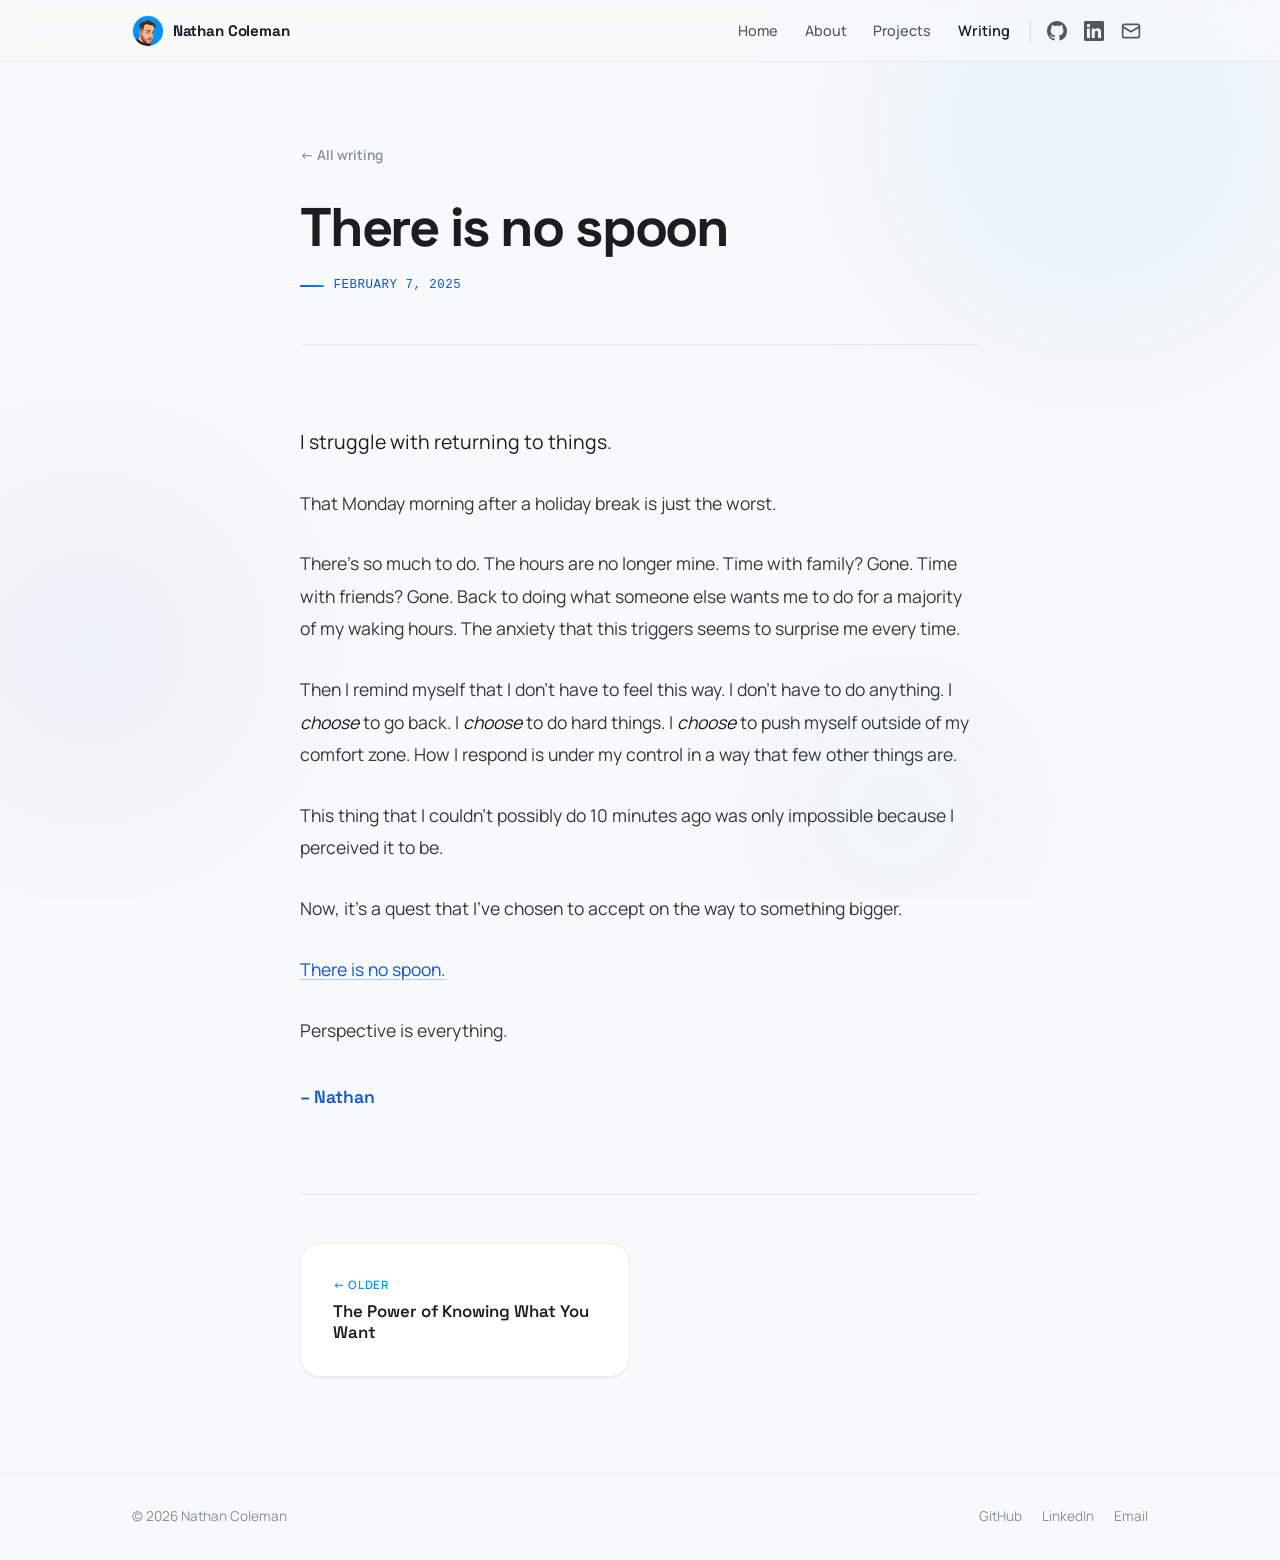
<file: writing/there-is-no-spoon.html>
<!DOCTYPE html>
<html lang="en" class="no-js">
  <head>
    <meta charset="utf-8" />
    <meta name="viewport" content="width=device-width, initial-scale=1" />
    <title>There is no spoon | Nathan Coleman</title>
    <meta
      name="description"
      content="I struggle with returning to things. That Monday morning after a holiday break is just the worst."
    />
    <meta name="robots" content="index, follow" />
    <link rel="canonical" href="https://nathancoleman.dev/writing/there-is-no-spoon.html" />
    <meta property="og:type" content="article" />
    <meta property="og:site_name" content="Nathan Coleman" />
    <meta property="og:title" content="There is no spoon | Nathan Coleman" />
    <meta
      property="og:description"
      content="I struggle with returning to things. That Monday morning after a holiday break is just the worst."
    />
    <meta property="og:url" content="https://nathancoleman.dev/writing/there-is-no-spoon.html" />
    <meta name="twitter:card" content="summary" />
    <meta property="article:published_time" content="2025-02-07" />
    <script type="application/ld+json">
      {
        "@context": "https://schema.org",
        "@type": "BlogPosting",
        "headline": "There is no spoon",
        "datePublished": "2025-02-07",
        "author": {
          "@type": "Person",
          "name": "Nathan Coleman",
          "url": "https://nathancoleman.dev/"
        },
        "url": "https://nathancoleman.dev/writing/there-is-no-spoon.html"
      }
    </script>
    <link rel="icon" type="image/svg+xml" href="../favicon.svg" />
    <link rel="preconnect" href="https://fonts.googleapis.com" />
    <link rel="preconnect" href="https://fonts.gstatic.com" crossorigin />
    <link
      href="https://fonts.googleapis.com/css2?family=Manrope:wght@400;500;600;700&family=Space+Grotesk:wght@500;600;700&display=swap"
      rel="stylesheet"
    />
    <link rel="stylesheet" href="../styles.css" />
  </head>
  <body>
    <a class="skip-link" href="#main">Skip to content</a>

    <div class="bg-ambient" aria-hidden="true">
      <div class="blob blob-1"></div>
      <div class="blob blob-2"></div>
      <div class="blob blob-3"></div>
    </div>

    <header class="site-header">
      <nav class="nav-inner" aria-label="Primary">
        <a href="../index.html" class="nav-logo">
          <img
            class="logo-img"
            src="../images/nathan.png"
            alt="Nathan Coleman"
            width="32"
            height="32"
          />
          <span>Nathan Coleman</span>
        </a>
        <div class="nav-links">
          <div class="nav-pages" id="nav-menu">
            <a href="../index.html" class="nav-link">Home</a>
            <a href="../about.html" class="nav-link">About</a>
            <a href="../projects.html" class="nav-link">Projects</a>
            <a href="../writing.html" class="nav-link active">Writing</a>
          </div>
          <span class="nav-divider" aria-hidden="true"></span>
          <a
            href="https://github.com/nathancoleman"
            target="_blank"
            rel="noreferrer"
            class="nav-link nav-link--icon"
            aria-label="GitHub"
          >
            <svg width="20" height="20" viewBox="0 0 24 24" fill="currentColor" aria-hidden="true">
              <path
                d="M12 0C5.37 0 0 5.37 0 12c0 5.31 3.435 9.795 8.205 11.385.6.105.825-.255.825-.57 0-.285-.015-1.23-.015-2.235-3.015.555-3.795-.735-4.035-1.41-.135-.345-.72-1.41-1.23-1.695-.42-.225-1.02-.78-.015-.795.945-.015 1.62.87 1.845 1.23 1.08 1.815 2.805 1.305 3.495.99.105-.78.42-1.305.765-1.605-2.67-.3-5.46-1.335-5.46-5.925 0-1.305.465-2.385 1.23-3.225-.12-.3-.54-1.53.12-3.18 0 0 1.005-.315 3.3 1.23.96-.27 1.98-.405 3-.405s2.04.135 3 .405c2.295-1.56 3.3-1.23 3.3-1.23.66 1.65.24 2.88.12 3.18.765.84 1.23 1.905 1.23 3.225 0 4.605-2.805 5.625-5.475 5.925.435.375.81 1.095.81 2.22 0 1.605-.015 2.895-.015 3.3 0 .315.225.69.825.57A12.02 12.02 0 0 0 24 12c0-6.63-5.37-12-12-12Z"
              />
            </svg>
          </a>
          <a
            href="https://www.linkedin.com/in/nathandcoleman/"
            target="_blank"
            rel="noreferrer"
            class="nav-link nav-link--icon"
            aria-label="LinkedIn"
          >
            <svg width="20" height="20" viewBox="0 0 24 24" fill="currentColor" aria-hidden="true">
              <path
                d="M20.447 20.452h-3.554v-5.569c0-1.328-.027-3.037-1.852-3.037-1.853 0-2.136 1.445-2.136 2.939v5.667H9.351V9h3.414v1.561h.046c.477-.9 1.637-1.85 3.37-1.85 3.601 0 4.267 2.37 4.267 5.455v6.286ZM5.337 7.433a2.062 2.062 0 0 1-2.063-2.065 2.064 2.064 0 1 1 2.063 2.065Zm1.782 13.019H3.555V9h3.564v11.452ZM22.225 0H1.771C.792 0 0 .774 0 1.729v20.542C0 23.227.792 24 1.771 24h20.451C23.2 24 24 23.227 24 22.271V1.729C24 .774 23.2 0 22.222 0h.003Z"
              />
            </svg>
          </a>
          <a
            href="mailto:nathan.coleman@hey.com"
            class="nav-link nav-link--icon"
            aria-label="Email Nathan"
          >
            <svg
              width="20"
              height="20"
              viewBox="0 0 24 24"
              fill="none"
              stroke="currentColor"
              stroke-width="2"
              stroke-linecap="round"
              stroke-linejoin="round"
              aria-hidden="true"
            >
              <rect x="2" y="4" width="20" height="16" rx="2" />
              <path d="m2 7 10 6 10-6" />
            </svg>
          </a>
          <button
            class="nav-toggle"
            type="button"
            aria-expanded="false"
            aria-controls="nav-menu"
            aria-label="Open navigation menu"
          >
            <svg
              width="20"
              height="20"
              viewBox="0 0 24 24"
              fill="none"
              stroke="currentColor"
              stroke-width="2"
              stroke-linecap="round"
              aria-hidden="true"
            >
              <path d="M3 6h18M3 12h18M3 18h18" />
            </svg>
          </button>
        </div>
      </nav>
    </header>

    <main id="main" class="page-shell">
      <article class="post">
        <header class="post-header entrance">
          <a class="back-link" href="../writing.html">&larr; All writing</a>
          <h1 class="post-title">There is no spoon</h1>
          <p class="post-meta">
            <time datetime="2025-02-07">February 7, 2025</time>
          </p>
        </header>

        <div class="prose entrance entrance-d1">
          <p>I struggle with returning to things.</p>
          <p>That Monday morning after a holiday break is just the worst.</p>
          <p>There's so much to do. The hours are no longer mine. Time with family? Gone. Time with friends? Gone. Back to doing what someone else wants me to do for a majority of my waking hours. The anxiety that this triggers seems to surprise me every time.</p>
          <p>Then I remind myself that I don't have to feel this way. I don't have to do anything. I <em>choose</em> to go back. I <em>choose</em> to do hard things. I <em>choose</em> to push myself outside of my comfort zone. How I respond is under my control in a way that few other things are.</p>
          <p>This thing that I couldn't possibly do 10 minutes ago was only impossible because I perceived it to be.</p>
          <p>Now, it's a quest that I've chosen to accept on the way to something bigger.</p>
          <p><a href="https://www.youtube.com/watch?v=uAXtO5dMqEI" target="_blank" rel="noreferrer">There is no spoon.</a></p>
          <p>Perspective is everything.</p>
          <p class="post-signoff">&ndash; Nathan</p>
        </div>

        <nav class="post-nav" aria-label="More writing">
          <a class="post-nav-link" href="the-power-of-knowing-what-you-want.html">
            <span class="post-nav-dir">&larr; Older</span>
            <span class="post-nav-title">The Power of Knowing What You Want</span>
          </a>
        </nav>
      </article>
    </main>

    <footer class="site-footer">
      <div class="footer-inner">
        <p>&copy; 2026 Nathan Coleman</p>
        <div class="footer-links">
          <a href="https://github.com/nathancoleman" target="_blank" rel="noreferrer"
            >GitHub</a
          >
          <a
            href="https://www.linkedin.com/in/nathandcoleman/"
            target="_blank"
            rel="noreferrer"
            >LinkedIn</a
          >
          <a href="mailto:nathan.coleman@hey.com">Email</a>
        </div>
      </div>
    </footer>

    <script src="../main.js"></script>
  </body>
</html>
</file>
<file: styles.css>
/* ============================================================
   Nathan Coleman — personal site
   Plain CSS, no build step. Palette pulled from resume blues.
   ============================================================ */

:root {
  --bg-base: #f8f9fa;
  --bg-surface: #ffffff;
  --bg-glass: rgba(248, 249, 250, 0.7);

  --text-primary: #1a1d21;
  --text-secondary: #52585e;
  --text-body: #33383e;
  --text-muted: #6b7279;
  --text-tertiary: #868e96;
  --text-inverse: #ffffff;

  --accent: #1155cc;
  --accent-bright: #0096ff;
  --accent-hover: #0b3d99;
  --accent-soft: #e8f0fd;

  --border: rgba(0, 0, 0, 0.07);
  --border-strong: rgba(0, 0, 0, 0.13);

  --shadow-sm: 0 1px 3px rgba(0, 0, 0, 0.04), 0 1px 2px rgba(0, 0, 0, 0.03);
  --shadow-md: 0 4px 16px rgba(0, 0, 0, 0.06), 0 2px 4px rgba(0, 0, 0, 0.04);
  --shadow-lg: 0 8px 32px rgba(0, 0, 0, 0.08), 0 4px 8px rgba(0, 0, 0, 0.04);

  --radius-sm: 0.5rem;
  --radius-md: 0.875rem;
  --radius-lg: 1.25rem;
  --radius-xl: 1.75rem;
  --radius-full: 999px;

  --space-xs: 0.375rem;
  --space-sm: 0.75rem;
  --space-md: 1.25rem;
  --space-lg: 2rem;
  --space-xl: 3rem;
  --space-2xl: 5rem;
  --space-3xl: 8rem;

  --font-display: "Space Grotesk", "Avenir Next", "Segoe UI", sans-serif;
  --font-body: "Manrope", "Avenir Next", "Segoe UI", sans-serif;
  --font-mono: ui-monospace, "SF Mono", "JetBrains Mono", Menlo, monospace;

  --ease-out: cubic-bezier(0.16, 1, 0.3, 1);
  --duration-fast: 0.15s;
  --duration-normal: 0.3s;
  --duration-slow: 0.5s;

  --shell: 1080px;
}

/* --- reset ------------------------------------------------ */

*,
*::before,
*::after {
  box-sizing: border-box;
  margin: 0;
  padding: 0;
}

html {
  -webkit-font-smoothing: antialiased;
  -moz-osx-font-smoothing: grayscale;
  scroll-behavior: smooth;
  text-rendering: optimizeLegibility;
}

body {
  font-family: var(--font-body);
  font-size: 1rem;
  line-height: 1.6;
  color: var(--text-primary);
  background: var(--bg-base);
  min-height: 100dvh;
  overflow-x: hidden;
}

img {
  max-width: 100%;
  display: block;
}

a {
  color: inherit;
  text-decoration: none;
}

ul {
  list-style: none;
}

:focus-visible {
  outline: 2px solid var(--accent);
  outline-offset: 3px;
  border-radius: 3px;
}

.visually-hidden {
  position: absolute;
  width: 1px;
  height: 1px;
  overflow: hidden;
  clip: rect(0 0 0 0);
  white-space: nowrap;
}

.skip-link {
  position: absolute;
  top: -100px;
  left: var(--space-md);
  z-index: 200;
  padding: 0.6rem 1rem;
  background: var(--text-primary);
  color: var(--text-inverse);
  border-radius: var(--radius-sm);
  font-size: 0.85rem;
  font-weight: 600;
}

.skip-link:focus {
  top: var(--space-sm);
}

/* --- ambient background ----------------------------------- */

.bg-ambient {
  position: fixed;
  inset: 0;
  z-index: -1;
  overflow: hidden;
  pointer-events: none;
}

.blob {
  position: absolute;
  border-radius: 50%;
  filter: blur(90px);
  opacity: 0.4;
}

.blob-1 {
  width: 45vw;
  height: 45vw;
  top: -12vw;
  right: -8vw;
  background: radial-gradient(circle, rgba(0, 150, 255, 0.28), transparent 70%);
}

.blob-2 {
  width: 38vw;
  height: 38vw;
  top: 45vh;
  left: -12vw;
  background: radial-gradient(circle, rgba(17, 85, 204, 0.2), transparent 70%);
}

.blob-3 {
  width: 30vw;
  height: 30vw;
  bottom: -8vw;
  right: 15vw;
  background: radial-gradient(circle, rgba(0, 150, 255, 0.16), transparent 70%);
}

/* --- header ----------------------------------------------- */

.site-header {
  position: sticky;
  top: 0;
  z-index: 100;
  padding: var(--space-sm) 0;
  background: var(--bg-glass);
  backdrop-filter: blur(16px) saturate(180%);
  -webkit-backdrop-filter: blur(16px) saturate(180%);
  border-bottom: 1px solid var(--border);
}

.nav-inner {
  position: relative;
  max-width: var(--shell);
  margin: 0 auto;
  padding: 0 var(--space-lg);
  display: flex;
  align-items: center;
  justify-content: space-between;
  gap: var(--space-md);
}

.nav-logo {
  display: flex;
  align-items: center;
  gap: 0.55rem;
  flex-shrink: 0;
  min-width: 0;
  font-family: var(--font-display);
  font-weight: 700;
  font-size: 0.95rem;
  letter-spacing: -0.01em;
}

/* flex-basis + min-width, not just flex-shrink: as a flex item inside a
   shrinking nav the avatar otherwise gets squeezed into a sliver. */
.nav-logo .logo-img {
  flex: 0 0 32px;
  width: 32px;
  height: 32px;
  min-width: 32px;
  border-radius: 50%;
  object-fit: cover;
  border: 1px solid var(--border);
}

.nav-links {
  display: flex;
  align-items: center;
  gap: 0.15rem;
}

.nav-pages {
  display: flex;
  align-items: center;
  gap: 0.15rem;
}

/* Hamburger — desktop hides it; the small-screen block below turns it on. */
.nav-toggle {
  display: none;
  align-items: center;
  justify-content: center;
  padding: 0.45rem;
  border: none;
  border-radius: var(--radius-full);
  background: transparent;
  color: var(--text-secondary);
  cursor: pointer;
  transition: color var(--duration-fast) var(--ease-out),
    background var(--duration-fast) var(--ease-out);
}

.nav-toggle:hover {
  color: var(--text-primary);
  background: rgba(0, 0, 0, 0.04);
}

.nav-toggle[aria-expanded="true"] {
  color: var(--text-primary);
  background: rgba(0, 0, 0, 0.06);
}

.nav-link {
  padding: 0.45rem 0.75rem;
  border-radius: var(--radius-full);
  font-size: 0.9rem;
  font-weight: 500;
  color: var(--text-secondary);
  transition: color var(--duration-fast) var(--ease-out),
    background var(--duration-fast) var(--ease-out);
}

.nav-link:hover {
  color: var(--text-primary);
  background: rgba(0, 0, 0, 0.04);
}

.nav-link.active {
  color: var(--text-primary);
  font-weight: 600;
}

.nav-link--icon {
  display: inline-flex;
  align-items: center;
  justify-content: center;
  padding: 0.45rem;
}

.nav-divider {
  width: 1px;
  height: 20px;
  margin: 0 0.4rem;
  background: var(--border-strong);
}

/* --- layout ----------------------------------------------- */

.page-shell {
  max-width: var(--shell);
  margin: 0 auto;
  padding: 0 var(--space-lg);
}

section {
  padding: var(--space-2xl) 0;
}

.section-label {
  display: inline-flex;
  align-items: center;
  gap: 0.5rem;
  font-size: 0.8rem;
  font-weight: 600;
  letter-spacing: 0.06em;
  text-transform: uppercase;
  color: var(--accent);
  margin-bottom: var(--space-sm);
}

.section-label::before {
  content: "";
  display: block;
  width: 1.5rem;
  height: 2px;
  background: var(--accent);
  border-radius: 1px;
}

.section-title {
  font-family: var(--font-display);
  font-size: clamp(1.9rem, 4vw, 2.75rem);
  font-weight: 700;
  letter-spacing: -0.03em;
  line-height: 1.1;
}

.section-header {
  margin-bottom: var(--space-xl);
}

.section-intro {
  margin-top: var(--space-md);
  max-width: 58ch;
  color: var(--text-secondary);
  font-size: 1.05rem;
}

/* --- hero ------------------------------------------------- */

.hero {
  display: grid;
  grid-template-columns: 1.35fr 1fr;
  align-items: center;
  gap: var(--space-2xl);
  padding: var(--space-2xl) 0 var(--space-3xl);
}

.hero-badge {
  display: inline-flex;
  align-items: center;
  gap: 0.5rem;
  padding: 0.4rem 0.9rem;
  margin-bottom: var(--space-md);
  border: 1px solid var(--border);
  border-radius: var(--radius-full);
  background: var(--bg-surface);
  box-shadow: var(--shadow-sm);
  font-size: 0.8rem;
  font-weight: 500;
  color: var(--text-secondary);
}

.status-dot {
  width: 7px;
  height: 7px;
  border-radius: 50%;
  background: var(--accent-bright);
  box-shadow: 0 0 0 3px rgba(0, 150, 255, 0.18);
  animation: pulse 2.4s ease-in-out infinite;
}

@keyframes pulse {
  0%,
  100% {
    opacity: 1;
  }
  50% {
    opacity: 0.45;
  }
}

.hero-title {
  font-family: var(--font-display);
  font-size: clamp(2.8rem, 6vw, 4.5rem);
  font-weight: 700;
  letter-spacing: -0.04em;
  line-height: 1.02;
  margin-bottom: var(--space-md);
}

.hero-name {
  background: linear-gradient(100deg, var(--accent), var(--accent-bright));
  -webkit-background-clip: text;
  background-clip: text;
  color: transparent;
}

.hero-subtitle {
  max-width: 52ch;
  color: var(--text-secondary);
  font-size: 1.08rem;
  line-height: 1.65;
  margin-bottom: var(--space-lg);
}

.hero-actions {
  display: flex;
  flex-wrap: wrap;
  gap: var(--space-sm);
}

.btn {
  display: inline-flex;
  align-items: center;
  gap: 0.5rem;
  padding: 0.7rem 1.25rem;
  border: 1px solid transparent;
  border-radius: var(--radius-full);
  font-family: var(--font-body);
  font-size: 0.9rem;
  font-weight: 600;
  cursor: pointer;
  transition: transform var(--duration-fast) var(--ease-out),
    background var(--duration-fast) var(--ease-out),
    box-shadow var(--duration-fast) var(--ease-out);
}

.btn:hover {
  transform: translateY(-1px);
}

.btn-primary {
  background: var(--text-primary);
  color: var(--text-inverse);
  box-shadow: var(--shadow-md);
}

.btn-primary:hover {
  background: #000;
}

.btn-secondary {
  background: var(--bg-surface);
  color: var(--text-primary);
  border-color: var(--border-strong);
  box-shadow: var(--shadow-sm);
}

.btn-secondary:hover {
  border-color: var(--accent);
  color: var(--accent);
}

/* hero visual — floating cards */

.hero-visual {
  display: flex;
  justify-content: center;
}

.hero-card-stack {
  position: relative;
  display: flex;
  flex-direction: column;
  gap: var(--space-md);
  width: 100%;
  max-width: 300px;
}

.floating-card {
  display: flex;
  align-items: center;
  gap: 0.85rem;
  padding: 0.9rem 1.1rem;
  border: 1px solid var(--border);
  border-radius: var(--radius-lg);
  background: var(--bg-surface);
  box-shadow: var(--shadow-md);
  font-size: 0.88rem;
  font-weight: 600;
  animation: cardFloat 6s ease-in-out infinite;
}

.card-1 {
  margin-left: 0;
  animation-delay: 0s;
}
.card-2 {
  margin-left: 2.5rem;
  animation-delay: 1s;
}
.card-3 {
  margin-left: 1rem;
  animation-delay: 2s;
}

.card-icon {
  display: flex;
  align-items: center;
  justify-content: center;
  width: 40px;
  height: 40px;
  flex-shrink: 0;
  border-radius: var(--radius-sm);
  background: var(--accent-soft);
  color: var(--accent);
}

@keyframes cardFloat {
  0%,
  100% {
    transform: translateY(0);
  }
  50% {
    transform: translateY(-8px);
  }
}

/* --- about grid ------------------------------------------- */

.about-grid {
  display: grid;
  grid-template-columns: 1.25fr 1fr;
  gap: var(--space-2xl);
  align-items: start;
}

.about-copy p {
  color: var(--text-secondary);
  margin-bottom: var(--space-md);
  max-width: 60ch;
}

.about-copy p:last-child {
  margin-bottom: 0;
}

.about-copy strong {
  color: var(--text-primary);
  font-weight: 600;
}

.skill-groups {
  display: flex;
  flex-direction: column;
  gap: var(--space-lg);
}

.skill-group h3 {
  font-size: 0.78rem;
  font-weight: 600;
  text-transform: uppercase;
  letter-spacing: 0.06em;
  color: var(--text-secondary);
  margin-bottom: var(--space-sm);
}

.tag-list {
  display: flex;
  flex-wrap: wrap;
  gap: 0.4rem;
}

.tag {
  padding: 0.3rem 0.7rem;
  border: 1px solid var(--border);
  border-radius: var(--radius-full);
  background: var(--bg-surface);
  font-size: 0.8rem;
  font-weight: 500;
  color: var(--text-secondary);
}

.tag-accent {
  background: var(--accent-soft);
  border-color: transparent;
  color: var(--accent);
  font-weight: 600;
}

/* --- quote ------------------------------------------------ */

.quote-card {
  position: relative;
  padding: var(--space-xl);
  border: 1px solid var(--border);
  border-radius: var(--radius-xl);
  background: var(--bg-surface);
  box-shadow: var(--shadow-md);
  max-width: 720px;
}

.quote-card::before {
  content: "";
  position: absolute;
  top: var(--space-lg);
  bottom: var(--space-lg);
  left: 0;
  width: 3px;
  border-radius: 0 3px 3px 0;
  background: linear-gradient(var(--accent), var(--accent-bright));
}

.quote-card blockquote {
  font-family: var(--font-display);
  font-size: clamp(1.15rem, 2.4vw, 1.5rem);
  font-weight: 500;
  line-height: 1.45;
  letter-spacing: -0.015em;
}

.quote-attrib {
  display: flex;
  align-items: baseline;
  flex-wrap: wrap;
  gap: 0.5rem;
  margin-top: var(--space-md);
  font-size: 0.88rem;
  color: var(--text-tertiary);
}

.quote-attrib .who {
  font-weight: 600;
  color: var(--text-primary);
}

/* --- timeline --------------------------------------------- */

.timeline {
  display: flex;
  flex-direction: column;
  gap: var(--space-lg);
}

.timeline-org {
  display: grid;
  grid-template-columns: 200px 1fr;
  gap: var(--space-lg);
  padding: var(--space-lg) 0;
  border-top: 1px solid var(--border);
}

.timeline-org:last-child {
  border-bottom: 1px solid var(--border);
}

.org-head h3 {
  font-family: var(--font-display);
  font-size: 1.2rem;
  font-weight: 700;
  letter-spacing: -0.01em;
}

.org-head h3 a:hover {
  color: var(--accent);
}

.org-meta {
  margin-top: 0.2rem;
  font-size: 0.82rem;
  color: var(--text-tertiary);
}

.org-blurb {
  margin-top: var(--space-sm);
  font-size: 0.85rem;
  color: var(--text-secondary);
  line-height: 1.5;
}

.role-list {
  display: flex;
  flex-direction: column;
  gap: var(--space-md);
}

.role {
  position: relative;
  padding-left: var(--space-md);
  border-left: 2px solid var(--border);
}

.role::before {
  content: "";
  position: absolute;
  left: -5px;
  top: 0.55rem;
  width: 8px;
  height: 8px;
  border-radius: 50%;
  background: var(--border-strong);
}

.role.current::before {
  background: var(--accent-bright);
  box-shadow: 0 0 0 3px rgba(0, 150, 255, 0.18);
}

.role-title {
  display: flex;
  flex-wrap: wrap;
  align-items: baseline;
  gap: 0.6rem;
}

.role-title h4 {
  font-size: 1rem;
  font-weight: 600;
}

.role-years {
  font-family: var(--font-mono);
  font-size: 0.75rem;
  color: var(--text-tertiary);
  white-space: nowrap;
}

.role ul {
  margin-top: 0.5rem;
  display: flex;
  flex-direction: column;
  gap: 0.4rem;
}

.role ul li {
  position: relative;
  padding-left: 1rem;
  font-size: 0.9rem;
  color: var(--text-secondary);
  line-height: 1.55;
  max-width: 62ch;
}

.role ul li::before {
  content: "";
  position: absolute;
  left: 0;
  top: 0.6rem;
  width: 4px;
  height: 4px;
  border-radius: 50%;
  background: var(--text-tertiary);
}

.role a,
.about-copy a,
.project-body a,
.edu-card a {
  color: var(--accent);
  text-decoration: underline;
  text-decoration-color: rgba(17, 85, 204, 0.3);
  text-underline-offset: 2px;
  transition: text-decoration-color var(--duration-fast) var(--ease-out);
}

.role a:hover,
.about-copy a:hover,
.project-body a:hover,
.edu-card a:hover {
  text-decoration-color: var(--accent);
}

/* --- project cards ---------------------------------------- */

.project-list {
  display: flex;
  flex-direction: column;
  gap: var(--space-lg);
}

.project-card {
  display: grid;
  grid-template-columns: 220px 1fr;
  gap: var(--space-lg);
  padding: var(--space-lg);
  border: 1px solid var(--border);
  border-radius: var(--radius-xl);
  background: var(--bg-surface);
  box-shadow: var(--shadow-sm);
  transition: transform var(--duration-normal) var(--ease-out),
    box-shadow var(--duration-normal) var(--ease-out),
    border-color var(--duration-normal) var(--ease-out);
}

.project-card:hover {
  transform: translateY(-3px);
  box-shadow: var(--shadow-lg);
  border-color: var(--border-strong);
}

.project-aside {
  display: flex;
  flex-direction: column;
  gap: var(--space-sm);
}

.project-glyph {
  display: flex;
  align-items: center;
  justify-content: center;
  width: 52px;
  height: 52px;
  border-radius: var(--radius-md);
  background: var(--accent-soft);
  color: var(--accent);
}

.project-kicker {
  font-family: var(--font-mono);
  font-size: 0.75rem;
  color: var(--text-tertiary);
  letter-spacing: 0.02em;
}

/* Real product/company marks. Square icons sit full-bleed; transparent
   wordmarks need a tile behind them, hence the --dark / --light variants. */
.project-mark {
  display: flex;
  align-items: center;
  justify-content: center;
  width: 56px;
  height: 56px;
  flex-shrink: 0;
  border-radius: var(--radius-md);
  overflow: hidden;
  border: 1px solid var(--border);
}

.project-mark img {
  width: 100%;
  height: 100%;
  object-fit: cover;
}

/* For transparent-background marks that would otherwise bleed to the edge. */
.project-mark--pad {
  padding: 0.5rem;
  background: var(--bg-surface);
}

.project-mark--pad img {
  object-fit: contain;
}

/* Product screenshot in the projects-page aside column. */
.project-shot {
  width: 100%;
  max-width: 190px;
  height: auto;
  margin-top: var(--space-xs);
}

.project-body h3 {
  font-family: var(--font-display);
  font-size: 1.35rem;
  font-weight: 700;
  letter-spacing: -0.02em;
  margin-bottom: 0.35rem;
}

.project-role {
  font-size: 0.85rem;
  font-weight: 600;
  color: var(--accent);
  margin-bottom: var(--space-sm);
}

.project-body p {
  color: var(--text-secondary);
  font-size: 0.95rem;
  line-height: 1.6;
  margin-bottom: var(--space-sm);
  max-width: 64ch;
}

.project-points {
  display: flex;
  flex-direction: column;
  gap: 0.4rem;
  margin-bottom: var(--space-md);
}

.project-points li {
  position: relative;
  padding-left: 1rem;
  font-size: 0.9rem;
  color: var(--text-secondary);
  line-height: 1.55;
  max-width: 64ch;
}

.project-points li::before {
  content: "";
  position: absolute;
  left: 0;
  top: 0.6rem;
  width: 4px;
  height: 4px;
  border-radius: 50%;
  background: var(--accent);
}

.project-links {
  display: flex;
  flex-wrap: wrap;
  gap: var(--space-sm);
  margin-top: var(--space-md);
}

.project-link {
  display: inline-flex;
  align-items: center;
  gap: 0.35rem;
  font-size: 0.85rem;
  font-weight: 600;
  color: var(--accent);
}

.project-link:hover {
  color: var(--accent-hover);
  gap: 0.55rem;
}

.project-link svg {
  transition: transform var(--duration-fast) var(--ease-out);
}

/* compact project grid used on the home page */

.work-grid {
  display: grid;
  grid-template-columns: repeat(3, 1fr);
  gap: var(--space-md);
}

/* Five cards in a three-up grid: the last two span wider so row two fills. */
.work-grid > :nth-last-child(2):nth-child(4) {
  grid-column: span 2;
}

.work-card {
  display: flex;
  flex-direction: column;
  padding: var(--space-lg);
  border: 1px solid var(--border);
  border-radius: var(--radius-lg);
  background: var(--bg-surface);
  box-shadow: var(--shadow-sm);
  transition: transform var(--duration-normal) var(--ease-out),
    box-shadow var(--duration-normal) var(--ease-out),
    border-color var(--duration-normal) var(--ease-out);
}

.work-card:hover {
  transform: translateY(-3px);
  box-shadow: var(--shadow-lg);
  border-color: var(--border-strong);
}

.work-card .project-glyph {
  margin-bottom: var(--space-sm);
}

.work-card h3 {
  font-family: var(--font-display);
  font-size: 1.15rem;
  font-weight: 700;
  letter-spacing: -0.015em;
}

.work-card .project-kicker {
  margin-bottom: 0.5rem;
}

.work-card p:not(.project-kicker) {
  margin-top: 0.4rem;
  font-size: 0.9rem;
  color: var(--text-secondary);
  line-height: 1.55;
  flex-grow: 1;
}

.work-card .tag-list {
  margin-top: var(--space-md);
}

/* --- education -------------------------------------------- */

.edu-card {
  display: grid;
  grid-template-columns: 200px 1fr;
  gap: var(--space-lg);
  padding: var(--space-lg);
  border: 1px solid var(--border);
  border-radius: var(--radius-xl);
  background: var(--bg-surface);
  box-shadow: var(--shadow-sm);
}

.edu-card h3 {
  font-family: var(--font-display);
  font-size: 1.2rem;
  font-weight: 700;
}

.edu-card p {
  color: var(--text-secondary);
  font-size: 0.92rem;
  max-width: 62ch;
}

.edu-card p + p {
  margin-top: var(--space-sm);
}

/* --- CTA -------------------------------------------------- */

.cta {
  text-align: center;
  padding: var(--space-2xl) var(--space-lg);
  margin: var(--space-2xl) 0;
  border: 1px solid var(--border);
  border-radius: var(--radius-xl);
  background: linear-gradient(160deg, var(--bg-surface), var(--accent-soft));
  box-shadow: var(--shadow-md);
}

.cta h2 {
  font-family: var(--font-display);
  font-size: clamp(1.6rem, 3.5vw, 2.25rem);
  font-weight: 700;
  letter-spacing: -0.03em;
}

.cta p {
  margin: var(--space-sm) auto var(--space-lg);
  max-width: 46ch;
  color: var(--text-secondary);
}

.cta .hero-actions {
  justify-content: center;
}

/* --- writing ---------------------------------------------- */

.section-intro a,
.prose a {
  color: var(--accent);
  text-decoration: underline;
  text-decoration-color: rgba(17, 85, 204, 0.3);
  text-underline-offset: 3px;
  transition: color var(--duration-fast) var(--ease-out),
    text-decoration-color var(--duration-fast) var(--ease-out);
}

.section-intro a:hover,
.prose a:hover {
  color: var(--accent-hover);
  text-decoration-color: var(--accent-bright);
}

/* Gradient text, same treatment as the home page hero name. */
.text-gradient {
  background: linear-gradient(100deg, var(--accent), var(--accent-bright));
  -webkit-background-clip: text;
  background-clip: text;
  color: transparent;
}

/* index */

.post-list {
  list-style: none;
  max-width: 760px;
  margin-top: var(--space-lg);
}

.post-list > li + li {
  border-top: 1px solid var(--border);
}

.post-item {
  position: relative;
  display: block;
  padding: var(--space-xl) var(--space-lg);
  margin: 0 calc(-1 * var(--space-lg));
  border-radius: var(--radius-lg);
  transition: background var(--duration-normal) var(--ease-out),
    box-shadow var(--duration-normal) var(--ease-out);
}

/* Accent bar that slides in on hover, echoing the quote card. */
.post-item::before {
  content: "";
  position: absolute;
  top: var(--space-xl);
  bottom: var(--space-xl);
  left: 0;
  width: 3px;
  border-radius: 0 3px 3px 0;
  background: linear-gradient(var(--accent), var(--accent-bright));
  opacity: 0;
  transform: scaleY(0.4);
  transition: opacity var(--duration-normal) var(--ease-out),
    transform var(--duration-normal) var(--ease-out);
}

.post-item:hover {
  background: var(--bg-surface);
  box-shadow: var(--shadow-md);
}

.post-item:hover::before {
  opacity: 1;
  transform: scaleY(1);
}

.post-date {
  font-family: var(--font-mono);
  font-size: 0.75rem;
  font-weight: 500;
  letter-spacing: 0.04em;
  text-transform: uppercase;
  color: var(--accent);
}

.post-item-title {
  margin-top: 0.6rem;
  font-family: var(--font-display);
  font-size: clamp(1.4rem, 2.6vw, 1.7rem);
  font-weight: 700;
  letter-spacing: -0.025em;
  line-height: 1.2;
  color: var(--text-primary);
  transition: color var(--duration-fast) var(--ease-out);
}

.post-item:hover .post-item-title {
  color: var(--accent);
}

.post-excerpt {
  margin-top: 0.85rem;
  max-width: 60ch;
  font-size: 1rem;
  line-height: 1.7;
  color: var(--text-muted);
}

/* single post */

.post {
  max-width: 680px;
  margin: 0 auto;
  padding: var(--space-2xl) 0 var(--space-xl);
}

.post-header {
  margin-bottom: var(--space-2xl);
  padding-bottom: var(--space-xl);
  border-bottom: 1px solid var(--border);
}

.back-link {
  display: inline-flex;
  align-items: center;
  gap: 0.35rem;
  margin-bottom: var(--space-lg);
  font-size: 0.85rem;
  font-weight: 600;
  color: var(--text-tertiary);
  transition: color var(--duration-fast) var(--ease-out),
    gap var(--duration-fast) var(--ease-out);
}

.back-link:hover {
  color: var(--accent);
  gap: 0.55rem;
}

.post-title {
  font-family: var(--font-display);
  font-size: clamp(2.2rem, 5.5vw, 3.4rem);
  font-weight: 700;
  letter-spacing: -0.04em;
  line-height: 1.05;
  color: var(--text-primary);
}

.post-meta {
  display: inline-flex;
  align-items: center;
  gap: 0.6rem;
  margin-top: var(--space-md);
  font-family: var(--font-mono);
  font-size: 0.78rem;
  font-weight: 500;
  letter-spacing: 0.04em;
  text-transform: uppercase;
  color: var(--accent);
}

.post-meta::before {
  content: "";
  width: 1.5rem;
  height: 2px;
  border-radius: 1px;
  background: linear-gradient(90deg, var(--accent), var(--accent-bright));
}

.prose {
  font-size: 1.1rem;
  line-height: 1.85;
  color: var(--text-body);
}

.prose > * + * {
  margin-top: 1.6em;
}

/* Opening paragraph reads as a lede. */
.prose > p:first-child {
  font-size: 1.22rem;
  line-height: 1.7;
  color: var(--text-primary);
}

.prose h2 {
  margin-top: 2.6em;
  font-family: var(--font-display);
  font-size: 1.4rem;
  font-weight: 700;
  letter-spacing: -0.02em;
  color: var(--accent);
}

.prose h2 + p {
  margin-top: 0.6em;
}

.prose strong,
.prose em {
  color: var(--text-primary);
}

.prose strong {
  font-weight: 700;
}

.prose ul {
  display: flex;
  flex-direction: column;
  gap: 0.75rem;
}

.prose ul li {
  position: relative;
  padding-left: 1.4rem;
}

.prose ul li::before {
  content: "";
  position: absolute;
  left: 0.15rem;
  top: 0.8em;
  width: 6px;
  height: 6px;
  border-radius: 50%;
  background: var(--accent-bright);
  box-shadow: 0 0 0 3px rgba(0, 150, 255, 0.15);
}

.prose figure {
  margin-top: 2.4em;
}

.prose figure img {
  width: 100%;
  height: auto;
  border: 1px solid var(--border);
  border-radius: var(--radius-lg);
  box-shadow: var(--shadow-lg);
}

.prose .post-signoff {
  margin-top: 2em;
  font-family: var(--font-display);
  font-weight: 600;
  color: var(--accent);
}

.post-nav {
  display: grid;
  grid-template-columns: 1fr 1fr;
  gap: var(--space-md);
  margin-top: var(--space-2xl);
  padding-top: var(--space-xl);
  border-top: 1px solid var(--border);
}

.post-nav-link {
  display: flex;
  flex-direction: column;
  gap: 0.4rem;
  padding: var(--space-lg);
  border: 1px solid var(--border);
  border-radius: var(--radius-lg);
  background: var(--bg-surface);
  box-shadow: var(--shadow-sm);
  transition: transform var(--duration-normal) var(--ease-out),
    box-shadow var(--duration-normal) var(--ease-out),
    border-color var(--duration-normal) var(--ease-out);
}

.post-nav-link:hover {
  transform: translateY(-2px);
  box-shadow: var(--shadow-lg);
  border-color: rgba(17, 85, 204, 0.25);
}

.post-nav-link--next {
  text-align: right;
}

.post-nav-dir {
  font-size: 0.72rem;
  font-weight: 600;
  letter-spacing: 0.06em;
  text-transform: uppercase;
  color: var(--accent-bright);
}

.post-nav-title {
  font-family: var(--font-display);
  font-size: 1.05rem;
  font-weight: 600;
  line-height: 1.3;
  color: var(--text-primary);
  transition: color var(--duration-fast) var(--ease-out);
}

.post-nav-link:hover .post-nav-title {
  color: var(--accent);
}

/* --- footer ----------------------------------------------- */

.site-footer {
  border-top: 1px solid var(--border);
  padding: var(--space-lg) 0;
  margin-top: var(--space-xl);
}

.footer-inner {
  max-width: var(--shell);
  margin: 0 auto;
  padding: 0 var(--space-lg);
  display: flex;
  align-items: center;
  justify-content: space-between;
  flex-wrap: wrap;
  gap: var(--space-sm);
  font-size: 0.85rem;
  color: var(--text-tertiary);
}

.footer-links {
  display: flex;
  gap: var(--space-md);
}

.footer-links a:hover {
  color: var(--accent);
}

/* --- entrance + reveal animations ------------------------- */

.entrance {
  opacity: 0;
  transform: translateY(16px);
  animation: entranceIn var(--duration-slow) var(--ease-out) forwards;
}

.entrance-d1 {
  animation-delay: 0.08s;
}
.entrance-d2 {
  animation-delay: 0.16s;
}
.entrance-d3 {
  animation-delay: 0.24s;
}
.entrance-d4 {
  animation-delay: 0.32s;
}

@keyframes entranceIn {
  to {
    opacity: 1;
    transform: translateY(0);
  }
}

.reveal {
  opacity: 0;
  transform: translateY(24px);
  transition: opacity 0.6s var(--ease-out), transform 0.6s var(--ease-out);
}

.reveal.is-visible {
  opacity: 1;
  transform: translateY(0);
}

/* JS disabled — never leave content hidden */
.no-js .reveal {
  opacity: 1;
  transform: none;
}

/* --- responsive ------------------------------------------- */

@media (max-width: 880px) {
  .hero {
    grid-template-columns: 1fr;
    gap: var(--space-xl);
    padding-bottom: var(--space-2xl);
  }

  .hero-visual {
    justify-content: flex-start;
  }

  .hero-card-stack {
    flex-direction: row;
    max-width: none;
    flex-wrap: wrap;
  }

  .card-1,
  .card-2,
  .card-3 {
    margin-left: 0;
  }

  .about-grid,
  .timeline-org,
  .project-card,
  .edu-card {
    grid-template-columns: 1fr;
    gap: var(--space-md);
  }

  .work-grid {
    grid-template-columns: 1fr;
  }

  /* Otherwise the 3-up span rule conjures an implicit second column. */
  .work-grid > :nth-last-child(2):nth-child(4) {
    grid-column: auto;
  }
}

@media (max-width: 620px) {
  :root {
    --space-2xl: 3.5rem;
    --space-3xl: 5rem;
  }

  .page-shell,
  .nav-inner,
  .footer-inner {
    padding-left: var(--space-md);
    padding-right: var(--space-md);
  }

  .hero-title {
    font-size: clamp(2.2rem, 10vw, 3.2rem);
  }

  /* Keep the mark, drop the wordmark — otherwise the nav wraps and clips. */
  .nav-logo span {
    display: none;
  }

  .nav-link {
    padding: 0.45rem 0.5rem;
  }

  .nav-divider {
    display: none;
  }

  /* Page links collapse into a dropdown; social icons stay inline. */
  .nav-toggle {
    display: inline-flex;
  }

  .nav-pages {
    position: absolute;
    top: calc(100% + 0.6rem);
    right: var(--space-md);
    z-index: 110;
    flex-direction: column;
    align-items: stretch;
    gap: 0.1rem;
    min-width: 168px;
    padding: 0.35rem;
    border: 1px solid var(--border);
    border-radius: var(--radius-md);
    background: var(--bg-surface);
    box-shadow: var(--shadow-lg);
  }

  .nav-pages:not([data-open="true"]) {
    display: none;
  }

  .nav-pages .nav-link {
    padding: 0.55rem 0.75rem;
    border-radius: var(--radius-sm);
  }

  .nav-pages .nav-link.active {
    background: var(--accent-soft);
    color: var(--accent);
  }

  /* Without JS the toggle can't fire, so keep the links inline and reachable. */
  .no-js .nav-toggle {
    display: none;
  }

  .no-js .nav-pages {
    position: static;
    display: flex;
    flex-direction: row;
    min-width: 0;
    padding: 0;
    border: none;
    background: none;
    box-shadow: none;
  }

  .quote-card,
  .project-card,
  .edu-card {
    padding: var(--space-md);
  }

  .post {
    padding-top: var(--space-xl);
  }

  .post-header {
    margin-bottom: var(--space-xl);
    padding-bottom: var(--space-lg);
  }

  .post-item {
    padding: var(--space-lg) var(--space-md);
    margin: 0 calc(-1 * var(--space-md));
  }

  .post-item::before {
    top: var(--space-lg);
    bottom: var(--space-lg);
  }

  .prose {
    font-size: 1.04rem;
    line-height: 1.8;
  }

  .prose > p:first-child {
    font-size: 1.12rem;
  }

  .post-nav {
    grid-template-columns: 1fr;
  }

  .post-nav > span:empty {
    display: none;
  }

  .post-nav-link--next {
    text-align: left;
  }

  .footer-inner {
    flex-direction: column;
    align-items: flex-start;
  }
}

@media (prefers-reduced-motion: reduce) {
  html {
    scroll-behavior: auto;
  }

  *,
  *::before,
  *::after {
    animation-duration: 0.01ms !important;
    animation-iteration-count: 1 !important;
    transition-duration: 0.01ms !important;
  }

  .entrance,
  .reveal {
    opacity: 1;
    transform: none;
  }
}

@media print {
  .site-header,
  .bg-ambient,
  .cta,
  .hero-visual,
  .back-link,
  .post-nav {
    display: none;
  }

  body {
    background: #fff;
  }
}
</file>
